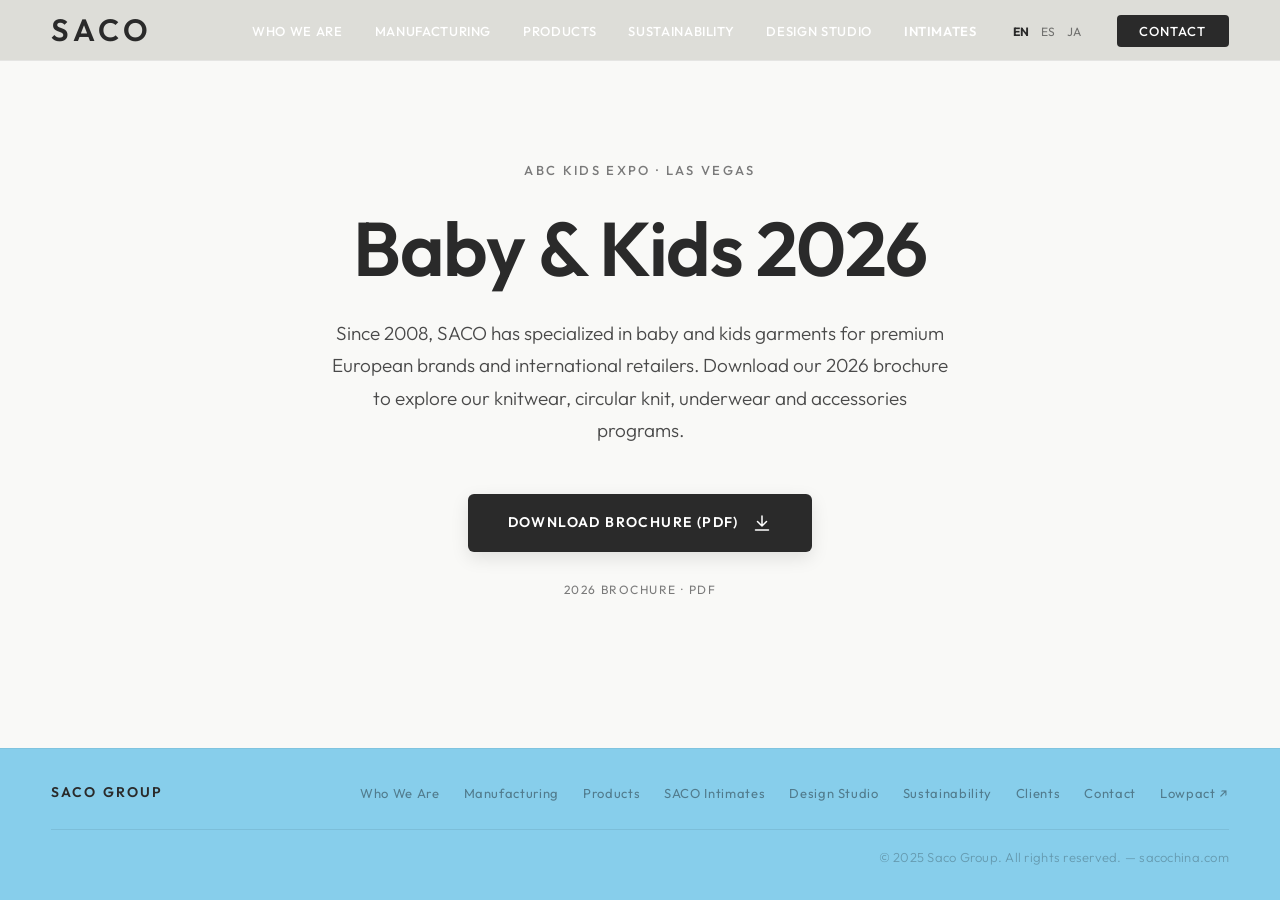
<file: abc-kids.html>
<!DOCTYPE html>
<html lang="en">
<head>
  <meta charset="UTF-8">
  <meta name="viewport" content="width=device-width, initial-scale=1">
  <meta name="robots" content="noindex, nofollow">
  <title>SACO · ABC Kids Expo 2026</title>
  <meta name="description" content="SACO baby &amp; kids 2026 — ABC Kids Expo Las Vegas brochure.">

  <!-- Google Fonts: Outfit -->
  <link rel="preconnect" href="https://fonts.googleapis.com">
  <link rel="preconnect" href="https://fonts.gstatic.com" crossorigin>
  <link href="https://fonts.googleapis.com/css2?family=Outfit:wght@200;300;400;500;600;700&display=swap" rel="stylesheet">

  <link rel="stylesheet" href="style.css">
</head>
<body class="abc-page">

  <!-- ===== NAVIGATION (same pattern as inner pages) ===== -->
  <nav class="nav nav--scrolled nav--always-dark" id="nav">
    <div class="nav__inner">
      <a href="index.html" class="nav__logo">SACO</a>

      <button class="nav__toggle" id="navToggle" type="button" aria-label="Open menu" aria-expanded="false" aria-controls="menuOverlay">
        <span></span>
        <span></span>
      </button>

      <ul class="nav__links" id="navLinks">
        <li><a href="index.html#about"          class="nav__link" data-i18n="nav-who">Who We Are</a></li>
        <li><a href="manufacturing.html"        class="nav__link" data-i18n="nav-manufacturing">Manufacturing</a></li>
        <li><a href="products.html"             class="nav__link" data-i18n="nav-products">Products</a></li>
        <li><a href="index.html#sustainability" class="nav__link" data-i18n="nav-sustainability">Sustainability</a></li>
        <li><a href="studio.html"               class="nav__link" data-i18n="nav-studio">Design Studio</a></li>
        <li><a href="intimates.html"            class="nav__link nav__link--division" data-i18n="nav-lingerie">Intimates</a></li>
        <li class="nav__lang-group">
          <button class="lang-btn" data-lang="en" style="background:none;border:none;font-family:inherit;font-size:12px;text-transform:uppercase;cursor:pointer;padding:2px 4px;color:inherit;font-weight:700;opacity:1;">EN</button>
          <button class="lang-btn" data-lang="es" style="background:none;border:none;font-family:inherit;font-size:12px;text-transform:uppercase;cursor:pointer;padding:2px 4px;color:inherit;font-weight:400;opacity:0.6;">ES</button>
          <button class="lang-btn" data-lang="ja" style="background:none;border:none;font-family:inherit;font-size:12px;text-transform:uppercase;cursor:pointer;padding:2px 4px;color:inherit;font-weight:400;opacity:0.6;">JA</button>
        </li>
        <li><a href="index.html#contact"        class="nav__link nav__link--cta" data-i18n="nav-contact">Contact</a></li>
      </ul>
    </div>
  </nav>

  <main class="abc-main">
    <section class="abc-hero">
      <div class="container abc-hero__inner">
        <p class="abc-hero__eyebrow">ABC Kids Expo · Las Vegas</p>
        <h1 class="abc-hero__title">Baby &amp; Kids 2026</h1>
        <p class="abc-hero__lead">
          Since 2008, SACO has specialized in baby and kids garments for premium European brands and international retailers. Download our 2026 brochure to explore our knitwear, circular knit, underwear and accessories programs.
        </p>

        <a class="abc-hero__cta" href="downloads/Saco-Manufacturer-Brochure-ABC-Las-Vegas-2026.pdf" download="Saco-Manufacturer-Brochure-ABC-Las-Vegas-2026.pdf">
          <span>Download Brochure (PDF)</span>
          <svg width="20" height="20" viewBox="0 0 20 20" fill="none" aria-hidden="true">
            <path d="M10 3v10M5.5 8.5l4.5 4.5 4.5-4.5M3.5 17h13" stroke="currentColor" stroke-width="1.5" stroke-linecap="round" stroke-linejoin="round"/>
          </svg>
        </a>

        <p class="abc-hero__meta">2026 Brochure · PDF</p>
      </div>
    </section>
  </main>

  <!-- ===== FOOTER (same as other pages) ===== -->
  <footer class="footer">
    <div class="container footer__inner">
      <div class="footer__logo">SACO GROUP</div>
      <nav class="footer__nav" aria-label="Footer navigation">
        <a href="index.html#about" data-i18n="nav-who">Who We Are</a>
        <a href="manufacturing.html" data-i18n="nav-manufacturing">Manufacturing</a>
        <a href="products.html" data-i18n="nav-products">Products</a>
        <a href="intimates.html" data-i18n="nav-intimates">SACO Intimates</a>
        <a href="studio.html" data-i18n="nav-studio">Design Studio</a>
        <a href="index.html#sustainability" data-i18n="nav-sustainability">Sustainability</a>
        <a href="index.html#clients" data-i18n="footer-clients">Clients</a>
        <a href="index.html#contact" data-i18n="footer-contact">Contact</a>
        <a href="https://lowpact-textile.com" target="_blank" rel="noopener noreferrer" data-i18n="footer-lowpact">Lowpact &nearr;</a>
      </nav>
      <p class="footer__copy" data-i18n-html="footer-copy">&copy; 2025 Saco Group. All rights reserved. &mdash; sacochina.com</p>
    </div>
  </footer>

  <script src="main.js"></script>
  <script src="i18n.js"></script>
</body>
</html>
</file>
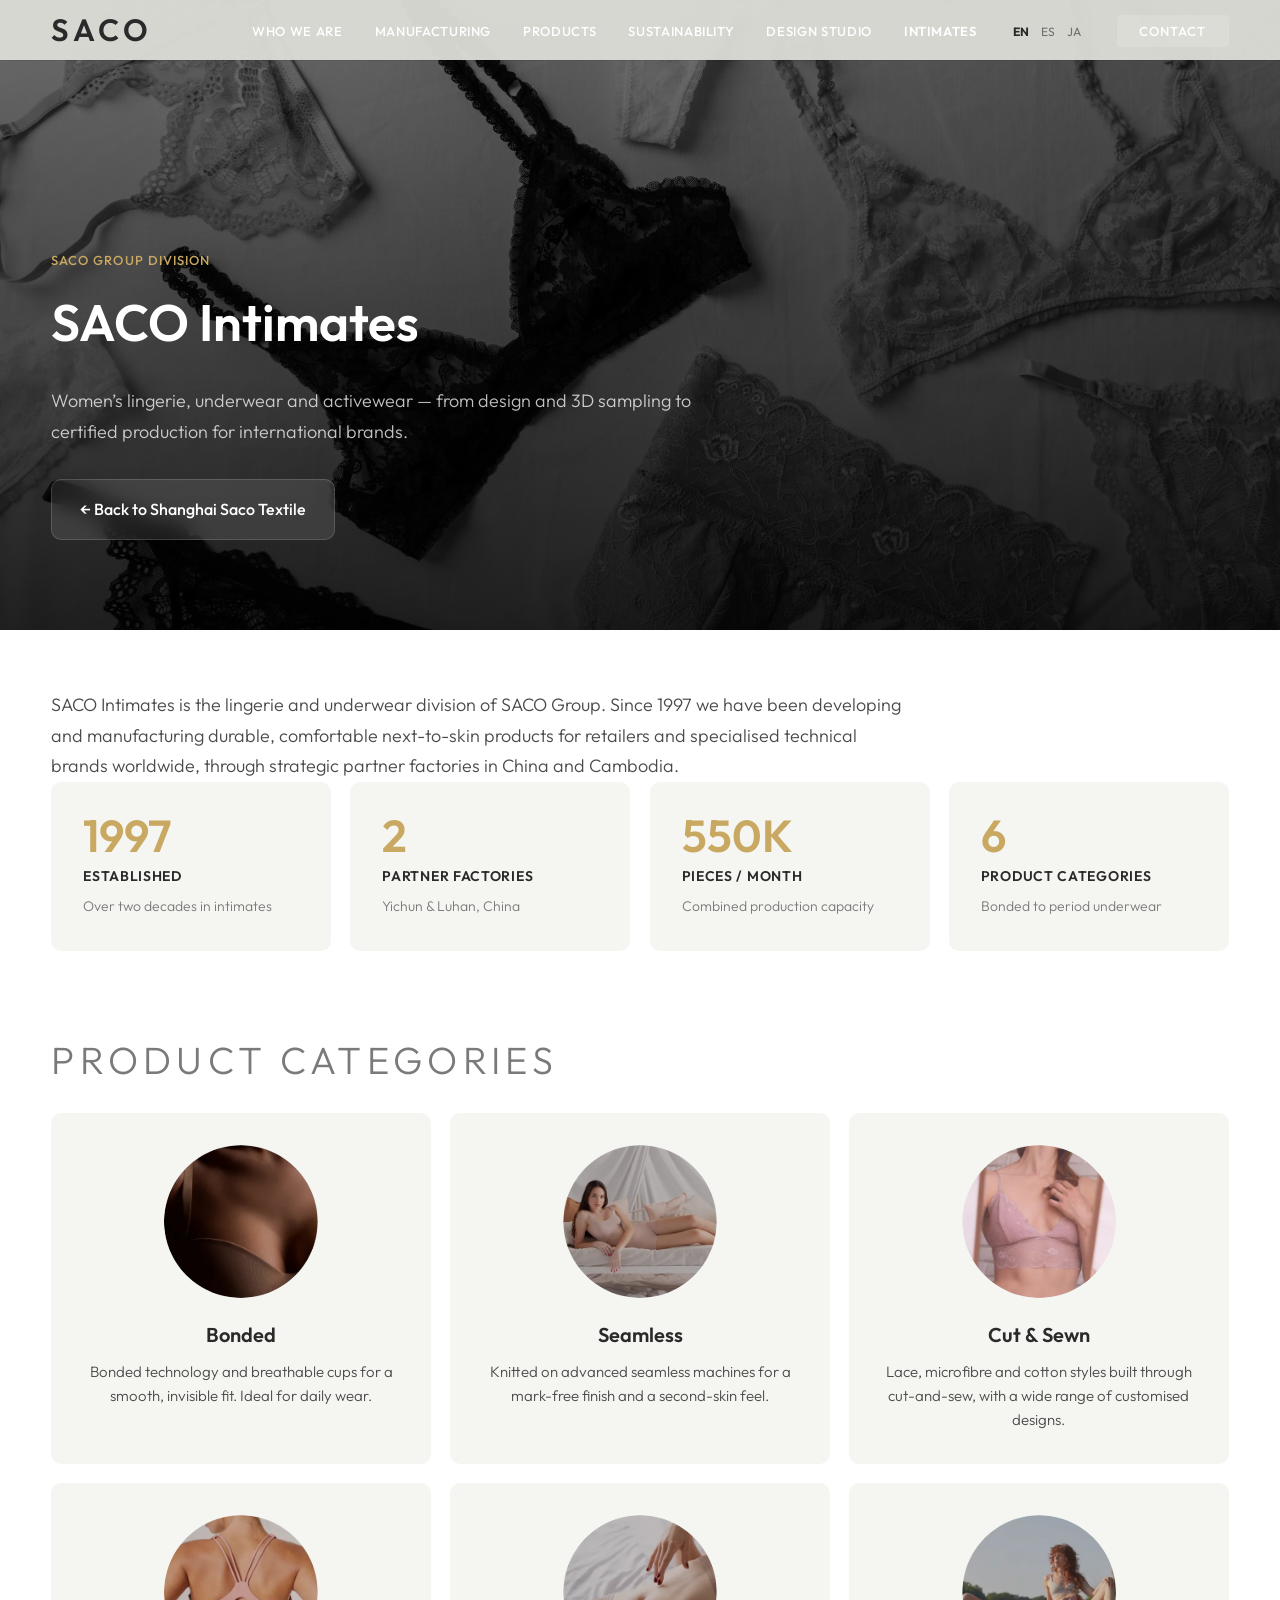
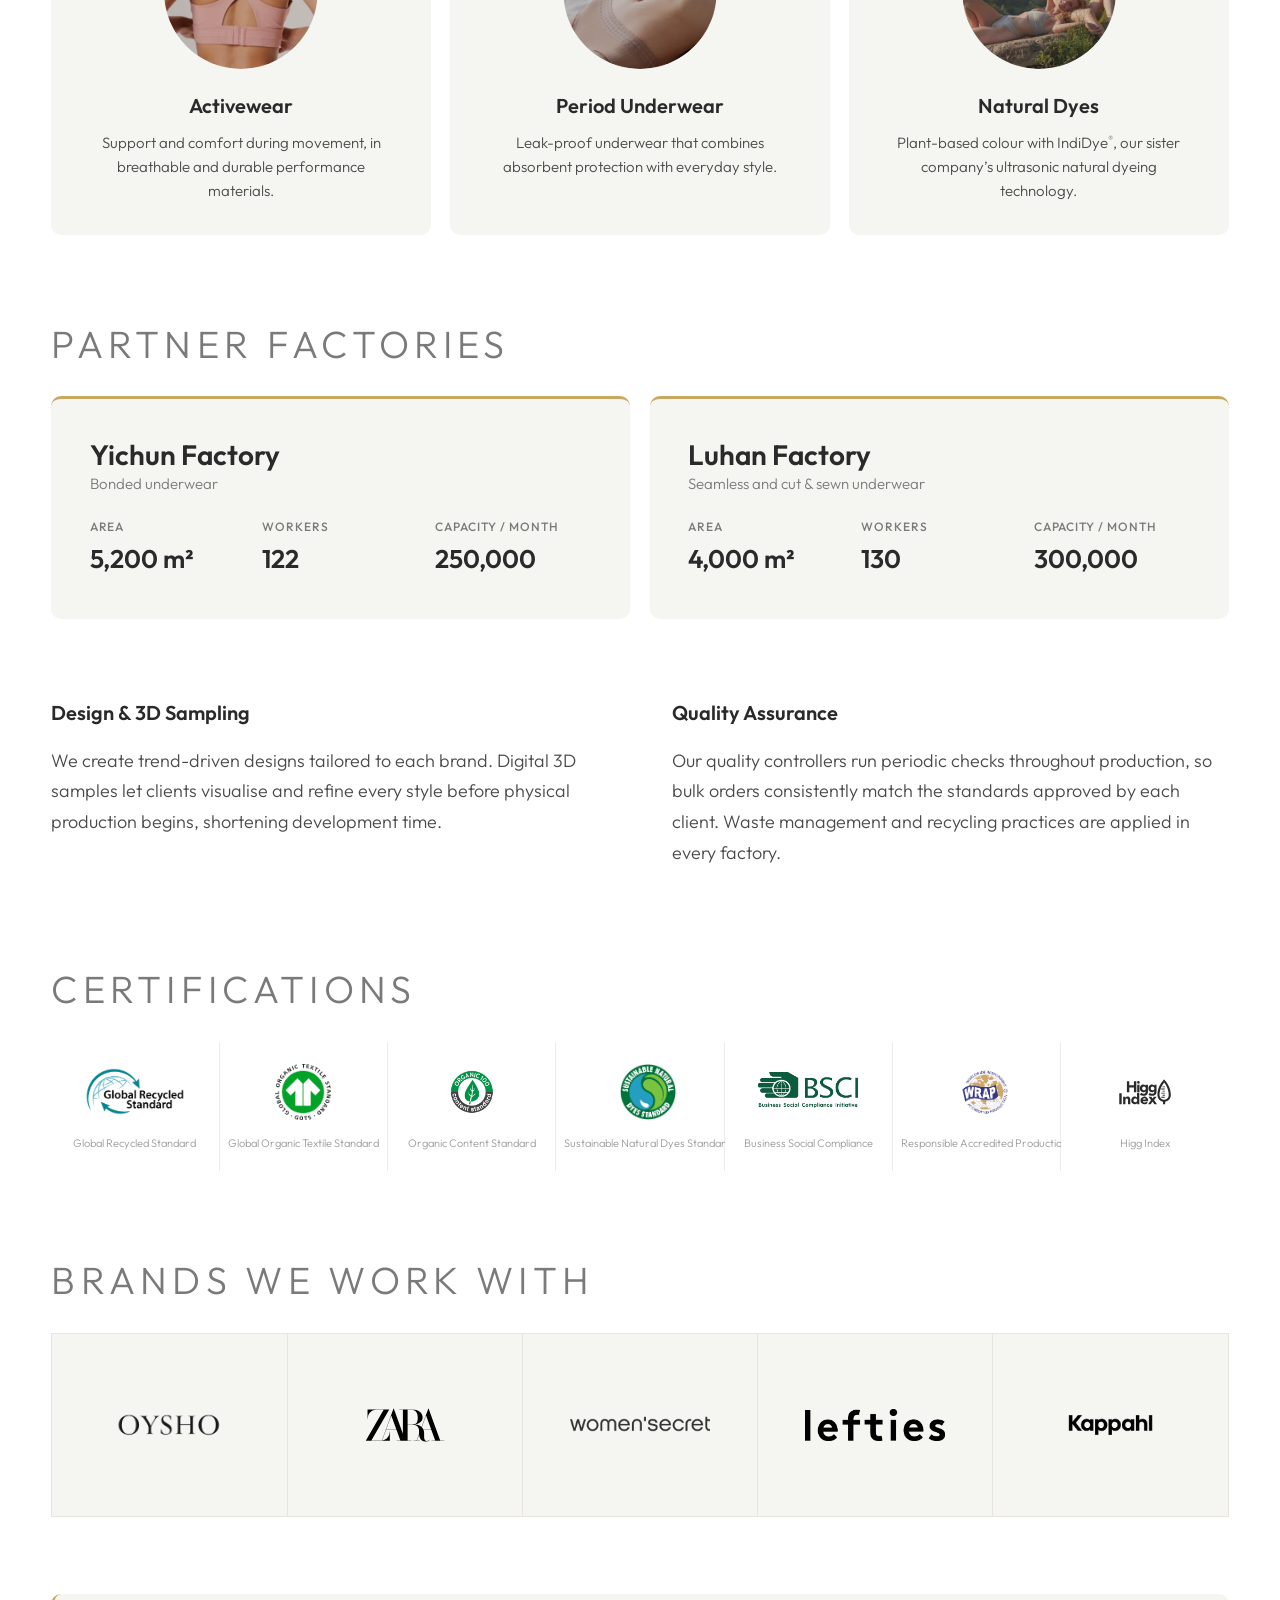
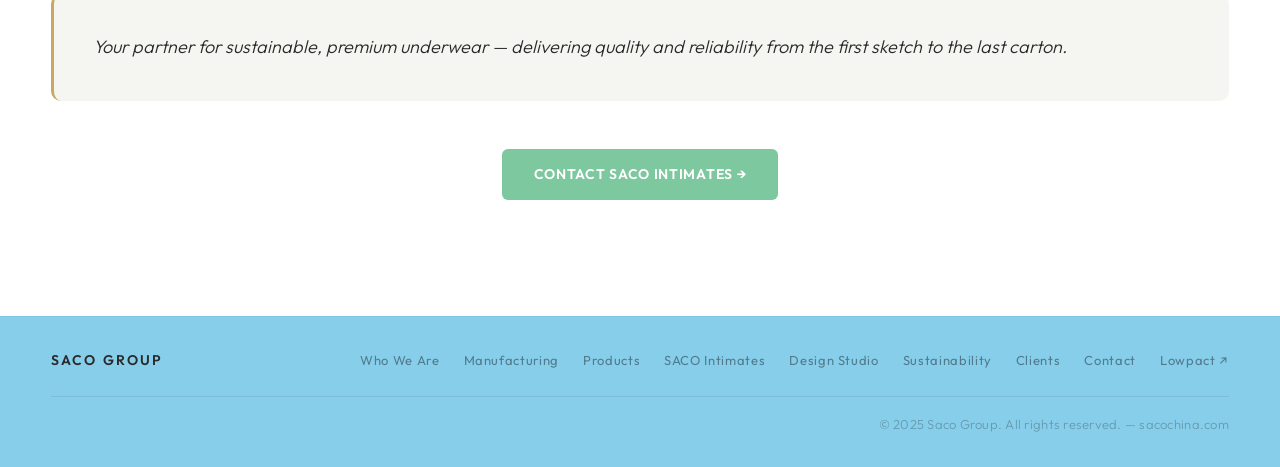
<file: intimates.html>
<!DOCTYPE html>
<html lang="en">
<head>
  <meta charset="UTF-8">
  <meta name="viewport" content="width=device-width, initial-scale=1.0">
  <title>SACO Intimates — Lingerie &amp; Underwear | Saco Group</title>
  <meta name="description" content="SACO Intimates, the lingerie and underwear division of Saco Group. Bonded, seamless, cut &amp; sewn, activewear and period underwear for international brands, with GRS, GOTS and OCS certified production.">
  <meta name="robots" content="index, follow">
  <link rel="canonical" href="https://sacochina.com/intimates.html">

  <!-- Google Fonts: Outfit -->
  <link rel="preconnect" href="https://fonts.googleapis.com">
  <link rel="preconnect" href="https://fonts.gstatic.com" crossorigin>
  <link href="https://fonts.googleapis.com/css2?family=Outfit:wght@200;300;400;500;600;700&display=swap" rel="stylesheet">

  <link rel="stylesheet" href="style.css">
</head>
<body>

  <!-- ===== NAVIGATION ===== -->
  <nav class="nav nav--scrolled nav--always-dark" id="nav">
    <div class="nav__inner">
      <a href="index.html" class="nav__logo">SACO</a>

      <button class="nav__toggle" id="navToggle" type="button" aria-label="Open menu" aria-expanded="false" aria-controls="menuOverlay">
        <span></span>
        <span></span>
      </button>

      <ul class="nav__links" id="navLinks">
        <li><a href="index.html#about"          class="nav__link" data-i18n="nav-who">Who We Are</a></li>
        <li><a href="manufacturing.html"        class="nav__link" data-i18n="nav-manufacturing">Manufacturing</a></li>
        <li><a href="products.html"             class="nav__link" data-i18n="nav-products">Products</a></li>
        <li><a href="index.html#sustainability" class="nav__link" data-i18n="nav-sustainability">Sustainability</a></li>
        <li><a href="studio.html"               class="nav__link" data-i18n="nav-studio">Design Studio</a></li>
        <li><a href="intimates.html"            class="nav__link nav__link--division" data-i18n="nav-lingerie">Intimates</a></li>
        <li class="nav__lang-group">
          <button class="lang-btn" data-lang="en" style="background:none;border:none;font-family:inherit;font-size:12px;text-transform:uppercase;cursor:pointer;padding:2px 4px;color:inherit;font-weight:700;opacity:1;">EN</button>
          <button class="lang-btn" data-lang="es" style="background:none;border:none;font-family:inherit;font-size:12px;text-transform:uppercase;cursor:pointer;padding:2px 4px;color:inherit;font-weight:400;opacity:0.6;">ES</button>
          <button class="lang-btn" data-lang="ja" style="background:none;border:none;font-family:inherit;font-size:12px;text-transform:uppercase;cursor:pointer;padding:2px 4px;color:inherit;font-weight:400;opacity:0.6;">JA</button>
        </li>
        <li><a href="index.html#contact"        class="nav__link nav__link--cta" data-i18n="nav-contact">Contact</a></li>
      </ul>
    </div>
  </nav>

  <main>

    <!-- ===== HERO ===== -->
    <section class="mfg-hero">
      <div class="mfg-hero__img">
        <img src="images/intimates/hero.webp" alt="Lingerie still life — SACO Intimates" fetchpriority="high">
        <div class="mfg-hero__overlay"></div>
      </div>
      <div class="container mfg-hero__content">
        <p class="mfg-hero__badge reveal" data-i18n="int-hero-badge">Saco Group Division</p>
        <h1 class="mfg-hero__title reveal reveal--delay-1" data-i18n="int-hero-title">SACO Intimates</h1>
        <p class="mfg-hero__sub reveal reveal--delay-2" data-i18n="int-hero-sub">Women&rsquo;s lingerie, underwear and activewear &mdash; from design and 3D sampling to certified production for international brands.</p>
        <a href="index.html#saco" class="mfg-hero__card reveal reveal--delay-3">
          <span class="mfg-hero__card-title" data-i18n="int-hero-back">&larr; Back to Shanghai Saco Textile</span>
        </a>
      </div>
    </section>

    <!-- ===== CONTENT ===== -->
    <section class="section s-light" style="background: #ffffff;">
      <div class="container">

        <div class="mfg-intro reveal" style="margin-top: -55px;">
          <p class="mfg-intro__text" style="max-width: 72ch;" data-i18n="int-intro">SACO Intimates is the lingerie and underwear division of SACO Group. Since 1997 we have been developing and manufacturing durable, comfortable next-to-skin products for retailers and specialised technical brands worldwide, through strategic partner factories in China and Cambodia.</p>
        </div>

        <!-- Key numbers -->
        <div class="silk-stats reveal">
          <div class="silk-stat">
            <span class="silk-stat__n">1997</span>
            <span class="silk-stat__label" data-i18n="int-stat-year-label">Established</span>
            <span class="silk-stat__sub" data-i18n="int-stat-year-sub">Over two decades in intimates</span>
          </div>
          <div class="silk-stat">
            <span class="silk-stat__n">2</span>
            <span class="silk-stat__label" data-i18n="int-stat-fact-label">Partner Factories</span>
            <span class="silk-stat__sub" data-i18n="int-stat-fact-sub">Yichun &amp; Luhan, China</span>
          </div>
          <div class="silk-stat">
            <span class="silk-stat__n">550K</span>
            <span class="silk-stat__label" data-i18n="int-stat-cap-label">Pieces / Month</span>
            <span class="silk-stat__sub" data-i18n="int-stat-cap-sub">Combined production capacity</span>
          </div>
          <div class="silk-stat">
            <span class="silk-stat__n">6</span>
            <span class="silk-stat__label" data-i18n="int-stat-cat-label">Product Categories</span>
            <span class="silk-stat__sub" data-i18n="int-stat-cat-sub">Bonded to period underwear</span>
          </div>
        </div>

        <!-- Product categories -->
        <div class="silk-caps reveal">
          <h3 class="silk-caps__heading" data-i18n="int-cats-heading">Product Categories</h3>
          <div class="int-cats">
            <article class="int-cat">
              <img src="images/intimates/bonded.webp" alt="Bonded bra" class="int-cat__img" loading="lazy" decoding="async">
              <h4 class="int-cat__title" data-i18n="int-cat-bonded-t">Bonded</h4>
              <p class="int-cat__desc" data-i18n="int-cat-bonded-d">Bonded technology and breathable cups for a smooth, invisible fit. Ideal for daily wear.</p>
            </article>
            <article class="int-cat">
              <img src="images/intimates/seamless.webp" alt="Seamless underwear set" class="int-cat__img" loading="lazy" decoding="async">
              <h4 class="int-cat__title" data-i18n="int-cat-seamless-t">Seamless</h4>
              <p class="int-cat__desc" data-i18n="int-cat-seamless-d">Knitted on advanced seamless machines for a mark-free finish and a second-skin feel.</p>
            </article>
            <article class="int-cat">
              <img src="images/intimates/cut-sewn.webp" alt="Lace bralette" class="int-cat__img" loading="lazy" decoding="async">
              <h4 class="int-cat__title" data-i18n="int-cat-cut-t">Cut &amp; Sewn</h4>
              <p class="int-cat__desc" data-i18n="int-cat-cut-d">Lace, microfibre and cotton styles built through cut-and-sew, with a wide range of customised designs.</p>
            </article>
            <article class="int-cat">
              <img src="images/intimates/active.webp" alt="Sports bra" class="int-cat__img" loading="lazy" decoding="async">
              <h4 class="int-cat__title" data-i18n="int-cat-active-t">Activewear</h4>
              <p class="int-cat__desc" data-i18n="int-cat-active-d">Support and comfort during movement, in breathable and durable performance materials.</p>
            </article>
            <article class="int-cat">
              <img src="images/intimates/period.webp" alt="Period underwear" class="int-cat__img" loading="lazy" decoding="async">
              <h4 class="int-cat__title" data-i18n="int-cat-period-t">Period Underwear</h4>
              <p class="int-cat__desc" data-i18n="int-cat-period-d">Leak-proof underwear that combines absorbent protection with everyday style.</p>
            </article>
            <article class="int-cat">
              <img src="images/intimates/natural-dyes.webp" alt="Naturally dyed underwear" class="int-cat__img" loading="lazy" decoding="async">
              <h4 class="int-cat__title" data-i18n="int-cat-dyes-t">Natural Dyes</h4>
              <p class="int-cat__desc" data-i18n-html="int-cat-dyes-d">Plant-based colour with IndiDye<sup>&reg;</sup>, our sister company&rsquo;s ultrasonic natural dyeing technology.</p>
            </article>
          </div>
        </div>

        <!-- Factories -->
        <div class="silk-caps reveal">
          <h3 class="silk-caps__heading" data-i18n="int-fact-heading">Partner Factories</h3>
          <div class="int-factories">
            <div class="int-factory">
              <h4 class="int-factory__name" data-i18n="int-fact-yichun">Yichun Factory</h4>
              <p class="int-factory__main" data-i18n="int-fact-yichun-main">Bonded underwear</p>
              <dl class="int-factory__specs">
                <div><dt data-i18n="int-spec-area">Area</dt><dd>5,200 m&sup2;</dd></div>
                <div><dt data-i18n="int-spec-workers">Workers</dt><dd>122</dd></div>
                <div><dt data-i18n="int-spec-cap">Capacity / month</dt><dd>250,000</dd></div>
              </dl>
            </div>
            <div class="int-factory">
              <h4 class="int-factory__name" data-i18n="int-fact-luhan">Luhan Factory</h4>
              <p class="int-factory__main" data-i18n-html="int-fact-luhan-main">Seamless and cut &amp; sewn underwear</p>
              <dl class="int-factory__specs">
                <div><dt data-i18n="int-spec-area">Area</dt><dd>4,000 m&sup2;</dd></div>
                <div><dt data-i18n="int-spec-workers">Workers</dt><dd>130</dd></div>
                <div><dt data-i18n="int-spec-cap">Capacity / month</dt><dd>300,000</dd></div>
              </dl>
            </div>
          </div>
        </div>

        <!-- Design & quality -->
        <div class="silk-about reveal">
          <div>
            <h3 class="silk-about__heading" data-i18n="int-design-h">Design &amp; 3D Sampling</h3>
            <p class="silk-about__text" data-i18n="int-design-p">We create trend-driven designs tailored to each brand. Digital 3D samples let clients visualise and refine every style before physical production begins, shortening development time.</p>
          </div>
          <div>
            <h3 class="silk-about__heading" data-i18n="int-quality-h">Quality Assurance</h3>
            <p class="silk-about__text" data-i18n="int-quality-p">Our quality controllers run periodic checks throughout production, so bulk orders consistently match the standards approved by each client. Waste management and recycling practices are applied in every factory.</p>
          </div>
        </div>

        <!-- Certifications -->
        <div class="silk-caps reveal">
          <h3 class="silk-caps__heading" data-i18n="int-certs-heading">Certifications</h3>
          <div class="certs-grid int-certs">
            <div class="cert-item">
              <img src="images/logos/grs-logo.png" alt="GRS" class="cert-item__logo" loading="lazy">
              <div class="cert-item__name" data-i18n="cert-grs">Global Recycled Standard</div>
            </div>
            <div class="cert-item">
              <img src="images/logos/gots-vector-logo.png" alt="GOTS" class="cert-item__logo" loading="lazy">
              <div class="cert-item__name" data-i18n="cert-gots">Global Organic Textile Standard</div>
            </div>
            <div class="cert-item">
              <img src="images/logos/ocs-logo.png" alt="OCS" class="cert-item__logo" loading="lazy">
              <div class="cert-item__name" data-i18n="int-cert-ocs">Organic Content Standard</div>
            </div>
            <div class="cert-item">
              <img src="images/logos/snds-logo.jpg" alt="SNDS" class="cert-item__logo" loading="lazy">
              <div class="cert-item__name" data-i18n="int-cert-snds">Sustainable Natural Dyes Standard</div>
            </div>
            <div class="cert-item">
              <img src="images/logos/BSCI.png" alt="BSCI" class="cert-item__logo" loading="lazy">
              <div class="cert-item__name" data-i18n="cert-bsci">Business Social Compliance</div>
            </div>
            <div class="cert-item">
              <img src="images/logos/wrap-logo.png" alt="WRAP" class="cert-item__logo" loading="lazy">
              <div class="cert-item__name" data-i18n="int-cert-wrap">Responsible Accredited Production</div>
            </div>
            <div class="cert-item">
              <img src="images/logos/higg-index-logo.svg" alt="Higg Index" class="cert-item__logo" loading="lazy">
              <div class="cert-item__name" data-i18n="int-cert-higg">Higg Index</div>
            </div>
          </div>
        </div>

        <!-- Clients -->
        <div class="silk-caps reveal">
          <h3 class="silk-caps__heading" data-i18n="int-clients-heading">Brands We Work With</h3>
          <div class="clients-grid int-clients">
            <div class="client-logo-item"><img src="images/logos/oysho-logo.png" alt="Oysho" class="client-logo-img" style="max-height: 28px;" loading="lazy"></div>
            <div class="client-logo-item"><img src="images/logos/Zara_(retailer)-Logo.wine.svg" alt="Zara" class="client-logo-img" style="max-height: 68px;" loading="lazy"></div>
            <div class="client-logo-item"><img src="images/logos/women-secret-logo.png" alt="Women'secret" class="client-logo-img" loading="lazy"></div>
            <div class="client-logo-item"><img src="images/logos/lefties-logo.png" alt="Lefties" class="client-logo-img" loading="lazy"></div>
            <div class="client-logo-item"><img src="images/logos/Kappahl-Logo.png" alt="KappAhl" class="client-logo-img" style="max-height: 48px;" loading="lazy"></div>
          </div>
        </div>

        <!-- Positioning + CTA -->
        <div class="silk-position reveal">
          <p data-i18n="int-position">Your partner for sustainable, premium underwear &mdash; delivering quality and reliability from the first sketch to the last carton.</p>
        </div>
        <div class="int-cta reveal">
          <a href="index.html#contact" class="capabilities__btn" data-i18n="int-cta">Contact SACO Intimates &rarr;</a>
        </div>

      </div>
    </section>

  </main>


  <!-- ===== FOOTER ===== -->
  <footer class="footer">
    <div class="container footer__inner">
      <div class="footer__logo">SACO GROUP</div>
      <nav class="footer__nav" aria-label="Footer navigation">
        <a href="index.html#about" data-i18n="nav-who">Who We Are</a>
        <a href="manufacturing.html" data-i18n="nav-manufacturing">Manufacturing</a>
        <a href="products.html" data-i18n="nav-products">Products</a>
        <a href="intimates.html" data-i18n="nav-intimates">SACO Intimates</a>
        <a href="studio.html" data-i18n="nav-studio">Design Studio</a>
        <a href="index.html#sustainability" data-i18n="nav-sustainability">Sustainability</a>
        <a href="index.html#clients" data-i18n="footer-clients">Clients</a>
        <a href="index.html#contact" data-i18n="footer-contact">Contact</a>
        <a href="https://lowpact-textile.com" target="_blank" rel="noopener noreferrer" data-i18n="footer-lowpact">Lowpact &nearr;</a>
      </nav>
      <p class="footer__copy" data-i18n-html="footer-copy">&copy; 2025 Saco Group. All rights reserved. &mdash; sacochina.com</p>
    </div>
  </footer>

  <!-- ===== FULL-SCREEN MENU OVERLAY ===== -->
  <div class="menu-overlay" id="menuOverlay" aria-hidden="true" role="dialog" aria-label="Site navigation">
    <button class="menu-overlay__close" id="menuClose" aria-label="Close menu">
      <span></span><span></span>
    </button>
    <div class="menu-overlay__inner">
      <nav class="menu-overlay__nav" aria-label="Main navigation">
        <a href="index.html#about"          class="menu-overlay__link" data-num="01" data-i18n="nav-who">Who We Are</a>
        <a href="manufacturing.html"        class="menu-overlay__link" data-num="02" data-i18n="nav-manufacturing">Manufacturing</a>
        <a href="products.html"             class="menu-overlay__link" data-num="03" data-i18n="nav-products">Products</a>
        <a href="studio.html"               class="menu-overlay__link" data-num="04" data-i18n="nav-studio">Design Studio</a>
        <a href="index.html#sustainability" class="menu-overlay__link" data-num="05" data-i18n="nav-sustainability">Sustainability</a>
        <a href="index.html#clients"        class="menu-overlay__link" data-num="06" data-i18n-html="overlay-clients">Clients &amp; Markets</a>
        <a href="intimates.html"          class="menu-overlay__link" data-num="07" data-i18n="nav-intimates">SACO Intimates</a>
      </nav>
      <div class="menu-overlay__footer">
        <a href="index.html#contact" class="menu-overlay__cta">
          <span data-i18n="nav-contact">Contact</span>
          <svg width="24" height="24" viewBox="0 0 20 20" fill="none" aria-hidden="true"><path d="M4 10h12M12 5l5 5-5 5" stroke="currentColor" stroke-width="1.5" stroke-linecap="round" stroke-linejoin="round"/></svg>
        </a>
        <div class="menu-overlay__secondary">
          <a href="https://lowpact-textile.com" target="_blank" rel="noopener noreferrer" data-i18n="overlay-lowpact">Lowpact Textile Technology &nearr;</a>
          <a href="mailto:info@sacochina.com">info@sacochina.com</a>
          <a href="tel:+862133532535">+86 21 33532535</a>
        </div>
        <div style="margin-top: 16px;">
          <button class="lang-btn" data-lang="en" style="background:none;border:none;font-family:inherit;font-size:12px;text-transform:uppercase;cursor:pointer;padding:2px 6px;color:inherit;font-weight:700;opacity:1;">EN</button>
          <button class="lang-btn" data-lang="es" style="background:none;border:none;font-family:inherit;font-size:12px;text-transform:uppercase;cursor:pointer;padding:2px 6px;color:inherit;font-weight:400;opacity:0.6;">ES</button>
          <button class="lang-btn" data-lang="ja" style="background:none;border:none;font-family:inherit;font-size:12px;text-transform:uppercase;cursor:pointer;padding:2px 6px;color:inherit;font-weight:400;opacity:0.6;">JA</button>
        </div>
      </div>
    </div>
  </div>

  <script src="main.js"></script>
  <script src="i18n.js"></script>
</body>
</html>
</file>
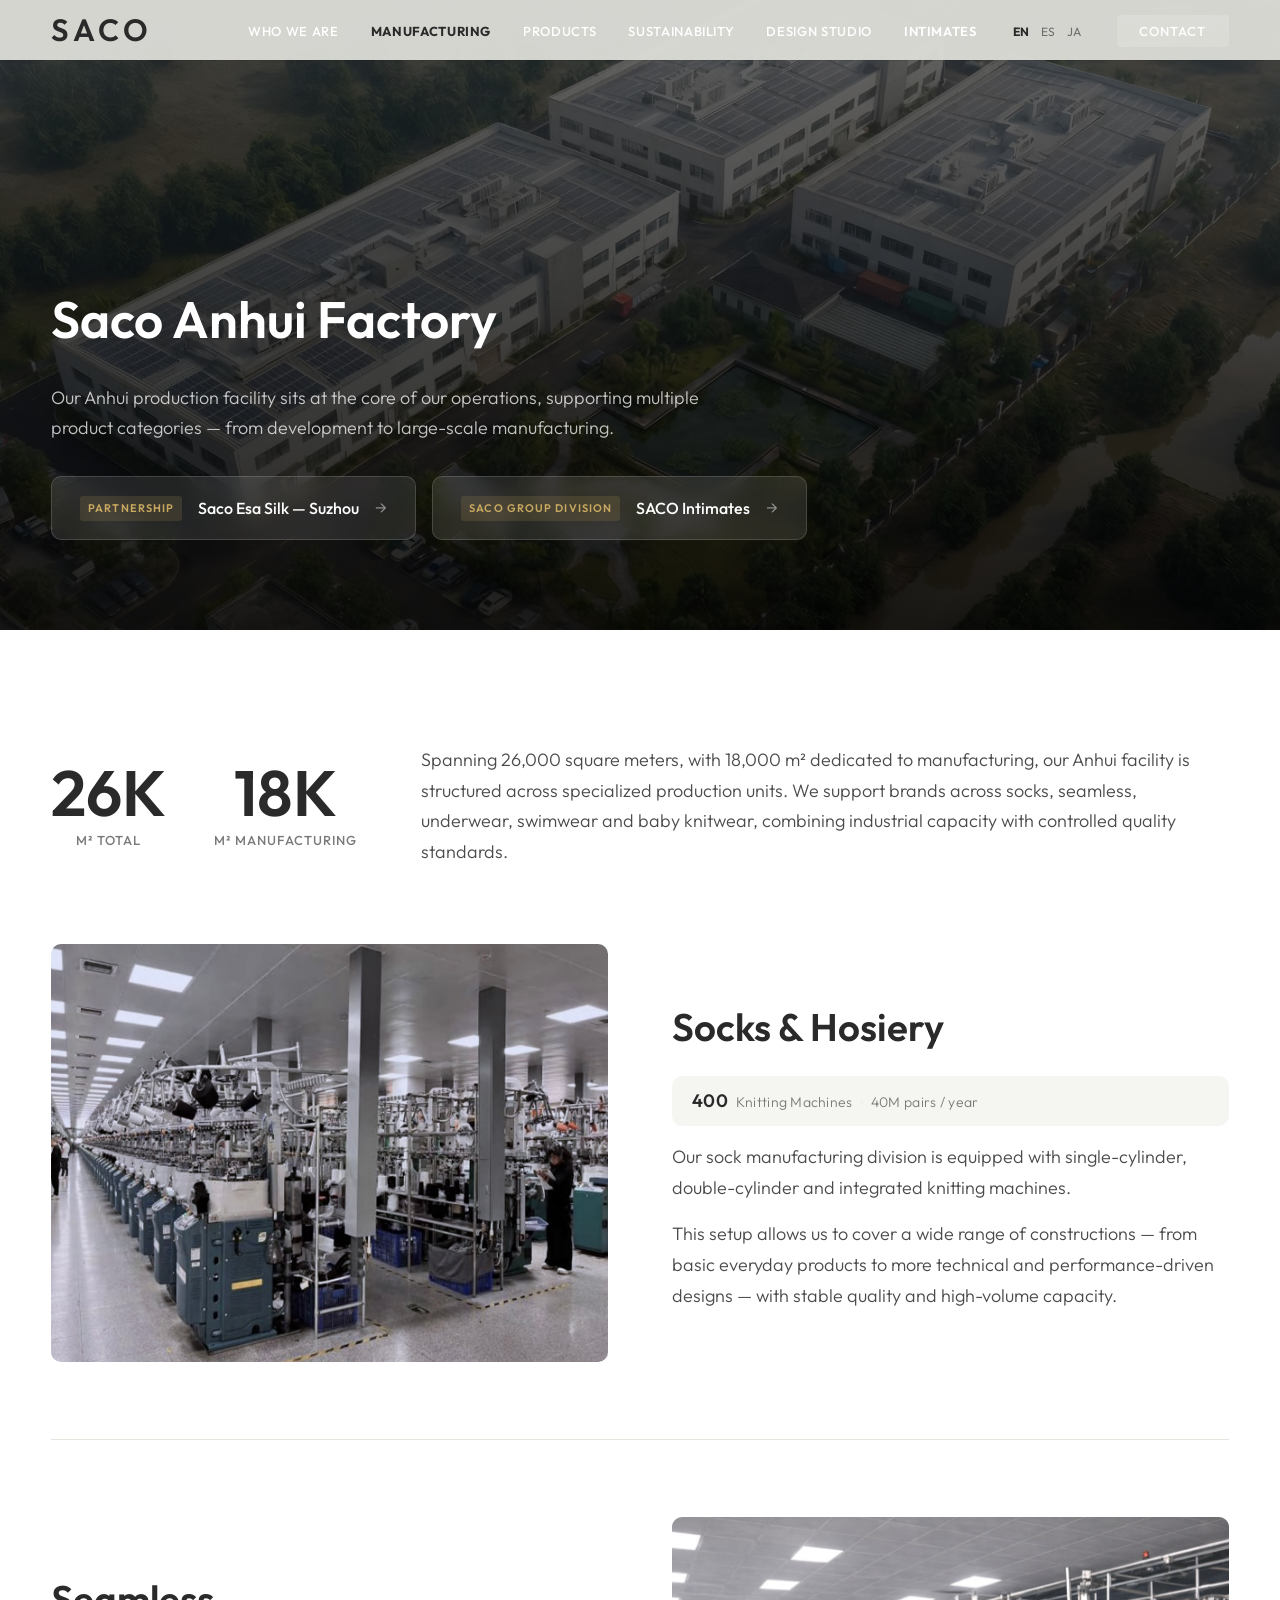
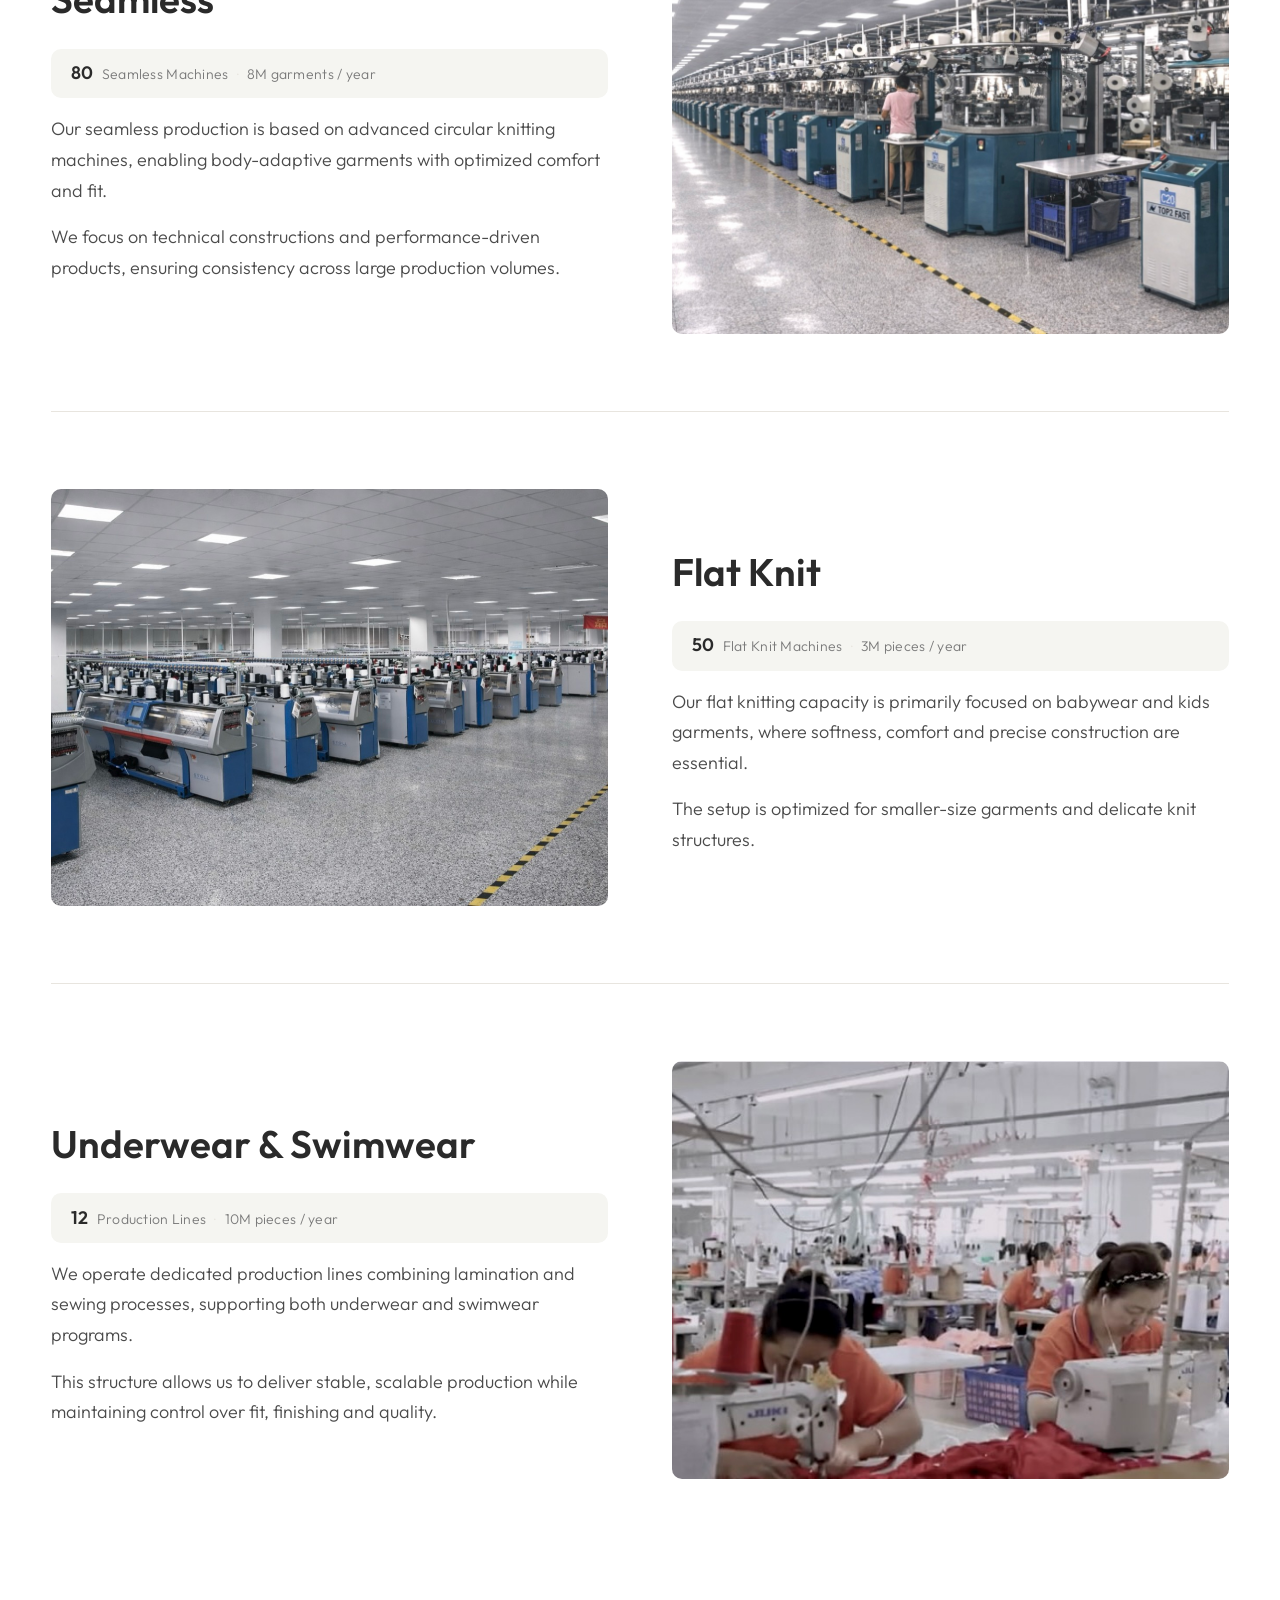
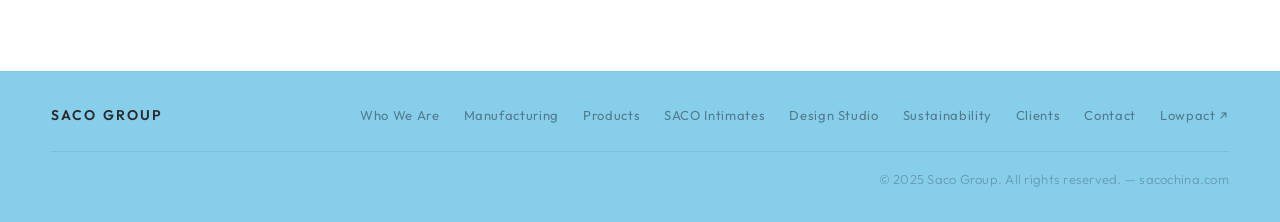
<file: manufacturing.html>
<!DOCTYPE html>
<html lang="en">
<head>
  <meta charset="UTF-8">
  <meta name="viewport" content="width=device-width, initial-scale=1.0">
  <title>Manufacturing — Saco Group</title>
  <meta name="description" content="Saco Group manufacturing: Anhui Factory for hosiery, seamless, underwear, swimwear and babywear. Saco Esa Silk in Suzhou for premium silk production.">
  <meta name="robots" content="index, follow">

  <meta property="og:title" content="Manufacturing — Saco Group">
  <meta property="og:description" content="Two manufacturing platforms: Anhui Factory and Saco Esa Silk in Suzhou.">
  <meta property="og:type" content="website">
  <meta property="og:url" content="https://sacochina.com/manufacturing">

  <!-- Google Fonts: Outfit -->
  <link rel="preconnect" href="https://fonts.googleapis.com">
  <link rel="preconnect" href="https://fonts.gstatic.com" crossorigin>
  <link href="https://fonts.googleapis.com/css2?family=Outfit:wght@200;300;400;500;600;700&display=swap" rel="stylesheet">

  <link rel="stylesheet" href="style.css">
</head>
<body>

  <!-- ===== NAVIGATION ===== -->
  <nav class="nav nav--scrolled nav--always-dark" id="nav">
    <div class="nav__inner">
      <a href="index.html" class="nav__logo">SACO</a>

      <button class="nav__toggle" id="navToggle" type="button" aria-label="Open menu" aria-expanded="false" aria-controls="menuOverlay">
        <span></span>
        <span></span>
      </button>

      <ul class="nav__links" id="navLinks">
        <li><a href="index.html#about"          class="nav__link" data-i18n="nav-who">Who We Are</a></li>
        <li><a href="manufacturing.html"        class="nav__link" style="color:var(--c-text);font-weight:700" data-i18n="nav-manufacturing">Manufacturing</a></li>
        <li><a href="products.html"             class="nav__link" data-i18n="nav-products">Products</a></li>
        <li><a href="index.html#sustainability" class="nav__link" data-i18n="nav-sustainability">Sustainability</a></li>
        <li><a href="studio.html"               class="nav__link" data-i18n="nav-studio">Design Studio</a></li>
        <li><a href="intimates.html"            class="nav__link nav__link--division" data-i18n="nav-lingerie">Intimates</a></li>
        <li class="nav__lang-group">
          <button class="lang-btn" data-lang="en" style="background:none;border:none;font-family:inherit;font-size:12px;text-transform:uppercase;cursor:pointer;padding:2px 4px;color:inherit;font-weight:700;opacity:1;">EN</button>
          <button class="lang-btn" data-lang="es" style="background:none;border:none;font-family:inherit;font-size:12px;text-transform:uppercase;cursor:pointer;padding:2px 4px;color:inherit;font-weight:400;opacity:0.6;">ES</button>
          <button class="lang-btn" data-lang="ja" style="background:none;border:none;font-family:inherit;font-size:12px;text-transform:uppercase;cursor:pointer;padding:2px 4px;color:inherit;font-weight:400;opacity:0.6;">JA</button>
        </li>
        <li><a href="index.html#contact"        class="nav__link nav__link--cta" data-i18n="nav-contact">Contact</a></li>
      </ul>
    </div>
  </nav>

  <main>

    <!-- ===== HERO ===== -->
    <section class="mfg-hero">
      <div class="mfg-hero__img">
        <img src="images/factory/anhui-factory.jpg?v=3" alt="Saco Anhui factory exterior" id="mfg-hero-img">
        <div class="mfg-hero__overlay"></div>
      </div>
      <div class="container mfg-hero__content">
        <h1 class="mfg-hero__title reveal" data-i18n="mfg-hero-title">Saco Anhui Factory</h1>
        <p class="mfg-hero__sub reveal reveal--delay-1" data-i18n="mfg-hero-sub">Our Anhui production facility sits at the core of our operations, supporting multiple product categories — from development to large-scale manufacturing.</p>
        <a href="silk.html" class="mfg-hero__card reveal reveal--delay-2">
          <span class="mfg-hero__card-badge" data-i18n="mfg-hero-badge">Partnership</span>
          <span class="mfg-hero__card-title" data-i18n="mfg-hero-card-title">Saco Esa Silk — Suzhou</span>
          <span class="mfg-hero__card-arrow">&rarr;</span>
        </a>
        <a href="intimates.html" class="mfg-hero__card reveal reveal--delay-3">
          <span class="mfg-hero__card-badge" data-i18n="int-hero-badge">Saco Group Division</span>
          <span class="mfg-hero__card-title">SACO Intimates</span>
          <span class="mfg-hero__card-arrow">&rarr;</span>
        </a>
      </div>
    </section>

    <!-- ===== TABS ===== -->
    <section class="section s-light" style="background: #ffffff;">
      <div class="container">

        <!-- ==================== ANHUI (principal) ==================== -->
        <div id="mfg-anhui">

          <div class="mfg-intro reveal">
            <div class="mfg-intro__stats">
              <div class="mfg-stat-big">
                <span class="mfg-stat-big__n" data-i18n="mfg-stat-total-n">26K</span>
                <span class="mfg-stat-big__label" data-i18n-html="mfg-stat-total-label">m&sup2; total</span>
              </div>
              <div class="mfg-stat-big">
                <span class="mfg-stat-big__n" data-i18n="mfg-stat-mfg-n">18K</span>
                <span class="mfg-stat-big__label" data-i18n-html="mfg-stat-mfg-label">m&sup2; manufacturing</span>
              </div>
            </div>
            <p class="mfg-intro__text" data-i18n-html="mfg-intro-text">Spanning 26,000 square meters, with 18,000 m&sup2; dedicated to manufacturing, our Anhui facility is structured across specialized production units. We support brands across socks, seamless, underwear, swimwear and baby knitwear, combining industrial capacity with controlled quality standards.</p>
          </div>

          <!-- SOCKS -->
          <div class="mfg-block reveal">
            <div class="mfg-block__visual">
              <img src="images/factory/socks-machines.jpg" alt="Socks knitting machines" loading="lazy">
            </div>
            <div class="mfg-block__content">
              <h2 class="mfg-block__title" data-i18n-html="mfg-socks-title">Socks &amp; Hosiery</h2>
              <div class="mfg-block__inline-badge"><span class="mfg-block__badge-num" data-i18n="mfg-socks-badge">400</span> <span data-i18n="mfg-socks-badge-text">Knitting Machines</span> <span class="mfg-block__badge-sep">&middot;</span> <span data-i18n="mfg-socks-badge-cap">40M pairs / year</span></div>
              <p class="mfg-block__desc" data-i18n="mfg-socks-desc-1">Our sock manufacturing division is equipped with single-cylinder, double-cylinder and integrated knitting machines.</p>
              <p class="mfg-block__desc" data-i18n="mfg-socks-desc-2">This setup allows us to cover a wide range of constructions — from basic everyday products to more technical and performance-driven designs — with stable quality and high-volume capacity.</p>
            </div>
          </div>

          <!-- SEAMLESS -->
          <div class="mfg-block mfg-block--reverse reveal">
            <div class="mfg-block__visual">
              <img src="images/factory/seamless-machines.jpg" alt="Seamless manufacturing machines" loading="lazy">
            </div>
            <div class="mfg-block__content">
              <h2 class="mfg-block__title" data-i18n="mfg-seamless-title">Seamless</h2>
              <div class="mfg-block__inline-badge"><span class="mfg-block__badge-num" data-i18n="mfg-seamless-badge">80</span> <span data-i18n="mfg-seamless-badge-text">Seamless Machines</span> <span class="mfg-block__badge-sep">&middot;</span> <span data-i18n="mfg-seamless-badge-cap">8M garments / year</span></div>
              <p class="mfg-block__desc" data-i18n="mfg-seamless-desc-1">Our seamless production is based on advanced circular knitting machines, enabling body-adaptive garments with optimized comfort and fit.</p>
              <p class="mfg-block__desc" data-i18n="mfg-seamless-desc-2">We focus on technical constructions and performance-driven products, ensuring consistency across large production volumes.</p>
            </div>
          </div>

          <!-- FLAT KNIT -->
          <div class="mfg-block reveal">
            <div class="mfg-block__visual">
              <img src="images/factory/flat-knit-machines.jpg" alt="Flat knit machines" loading="lazy">
            </div>
            <div class="mfg-block__content">
              <h2 class="mfg-block__title" data-i18n="mfg-flatknit-title">Flat Knit</h2>
              <div class="mfg-block__inline-badge"><span class="mfg-block__badge-num" data-i18n="mfg-flatknit-badge">50</span> <span data-i18n="mfg-flatknit-badge-text">Flat Knit Machines</span> <span class="mfg-block__badge-sep">&middot;</span> <span data-i18n="mfg-flatknit-badge-cap">3M pieces / year</span></div>
              <p class="mfg-block__desc" data-i18n="mfg-flatknit-desc-1">Our flat knitting capacity is primarily focused on babywear and kids garments, where softness, comfort and precise construction are essential.</p>
              <p class="mfg-block__desc" data-i18n="mfg-flatknit-desc-2">The setup is optimized for smaller-size garments and delicate knit structures.</p>
            </div>
          </div>

          <!-- UNDERWEAR & SWIMWEAR -->
          <div class="mfg-block mfg-block--reverse reveal">
            <div class="mfg-block__visual">
              <img src="images/factory/sewing-line.jpg" alt="Sewing production line" loading="lazy">
            </div>
            <div class="mfg-block__content">
              <h2 class="mfg-block__title" data-i18n-html="mfg-underwear-title">Underwear &amp; Swimwear</h2>
              <div class="mfg-block__inline-badge"><span class="mfg-block__badge-num" data-i18n="mfg-underwear-badge">12</span> <span data-i18n="mfg-underwear-badge-text">Production Lines</span> <span class="mfg-block__badge-sep">&middot;</span> <span data-i18n="mfg-underwear-badge-cap">10M pieces / year</span></div>
              <p class="mfg-block__desc" data-i18n="mfg-underwear-desc-1">We operate dedicated production lines combining lamination and sewing processes, supporting both underwear and swimwear programs.</p>
              <p class="mfg-block__desc" data-i18n="mfg-underwear-desc-2">This structure allows us to deliver stable, scalable production while maintaining control over fit, finishing and quality.</p>
            </div>
          </div>

        </div>


      </div>
    </section>

  </main>


  <!-- ===== FOOTER ===== -->
  <footer class="footer">
    <div class="container footer__inner">
      <div class="footer__logo">SACO GROUP</div>
      <nav class="footer__nav" aria-label="Footer navigation">
        <a href="index.html#about" data-i18n="nav-who">Who We Are</a>
        <a href="manufacturing.html" data-i18n="nav-manufacturing">Manufacturing</a>
        <a href="products.html" data-i18n="nav-products">Products</a>
        <a href="intimates.html" data-i18n="nav-intimates">SACO Intimates</a>
        <a href="studio.html" data-i18n="nav-studio">Design Studio</a>
        <a href="index.html#sustainability" data-i18n="nav-sustainability">Sustainability</a>
        <a href="index.html#clients" data-i18n="footer-clients">Clients</a>
        <a href="index.html#contact" data-i18n="footer-contact">Contact</a>
        <a href="https://lowpact-textile.com" target="_blank" rel="noopener noreferrer" data-i18n="footer-lowpact">Lowpact &nearr;</a>
      </nav>
      <p class="footer__copy" data-i18n-html="footer-copy">&copy; 2025 Saco Group. All rights reserved. &mdash; sacochina.com</p>
    </div>
  </footer>

  <!-- ===== FULL-SCREEN MENU OVERLAY ===== -->
  <div class="menu-overlay" id="menuOverlay" aria-hidden="true" role="dialog" aria-label="Site navigation">
    <button class="menu-overlay__close" id="menuClose" aria-label="Close menu">
      <span></span><span></span>
    </button>
    <div class="menu-overlay__inner">
      <nav class="menu-overlay__nav" aria-label="Main navigation">
        <a href="index.html#about"          class="menu-overlay__link" data-num="01" data-i18n="nav-who">Who We Are</a>
        <a href="manufacturing.html"        class="menu-overlay__link" data-num="02" data-i18n="nav-manufacturing">Manufacturing</a>
        <a href="products.html"             class="menu-overlay__link" data-num="03" data-i18n="nav-products">Products</a>
        <a href="studio.html"               class="menu-overlay__link" data-num="04" data-i18n="nav-studio">Design Studio</a>
        <a href="index.html#sustainability" class="menu-overlay__link" data-num="05" data-i18n="nav-sustainability">Sustainability</a>
        <a href="index.html#clients"        class="menu-overlay__link" data-num="06" data-i18n-html="overlay-clients">Clients &amp; Markets</a>
        <a href="intimates.html"          class="menu-overlay__link" data-num="07" data-i18n="nav-intimates">SACO Intimates</a>
      </nav>
      <div class="menu-overlay__footer">
        <a href="index.html#contact" class="menu-overlay__cta">
          <span data-i18n="nav-contact">Contact</span>
          <svg width="24" height="24" viewBox="0 0 20 20" fill="none" aria-hidden="true"><path d="M4 10h12M12 5l5 5-5 5" stroke="currentColor" stroke-width="1.5" stroke-linecap="round" stroke-linejoin="round"/></svg>
        </a>
        <div class="menu-overlay__secondary">
          <a href="https://lowpact-textile.com" target="_blank" rel="noopener noreferrer" data-i18n="overlay-lowpact">Lowpact Textile Technology &nearr;</a>
          <a href="mailto:info@sacochina.com">info@sacochina.com</a>
          <a href="tel:+862133532535">+86 21 33532535</a>
        </div>
        <div style="margin-top: 16px;">
          <button class="lang-btn" data-lang="en" style="background:none;border:none;font-family:inherit;font-size:12px;text-transform:uppercase;cursor:pointer;padding:2px 6px;color:inherit;font-weight:700;opacity:1;">EN</button>
          <button class="lang-btn" data-lang="es" style="background:none;border:none;font-family:inherit;font-size:12px;text-transform:uppercase;cursor:pointer;padding:2px 6px;color:inherit;font-weight:400;opacity:0.6;">ES</button>
          <button class="lang-btn" data-lang="ja" style="background:none;border:none;font-family:inherit;font-size:12px;text-transform:uppercase;cursor:pointer;padding:2px 6px;color:inherit;font-weight:400;opacity:0.6;">JA</button>
        </div>
      </div>
    </div>
  </div>

  <script src="main.js"></script>
  <script src="i18n.js"></script>
</body>
</html>
</file>
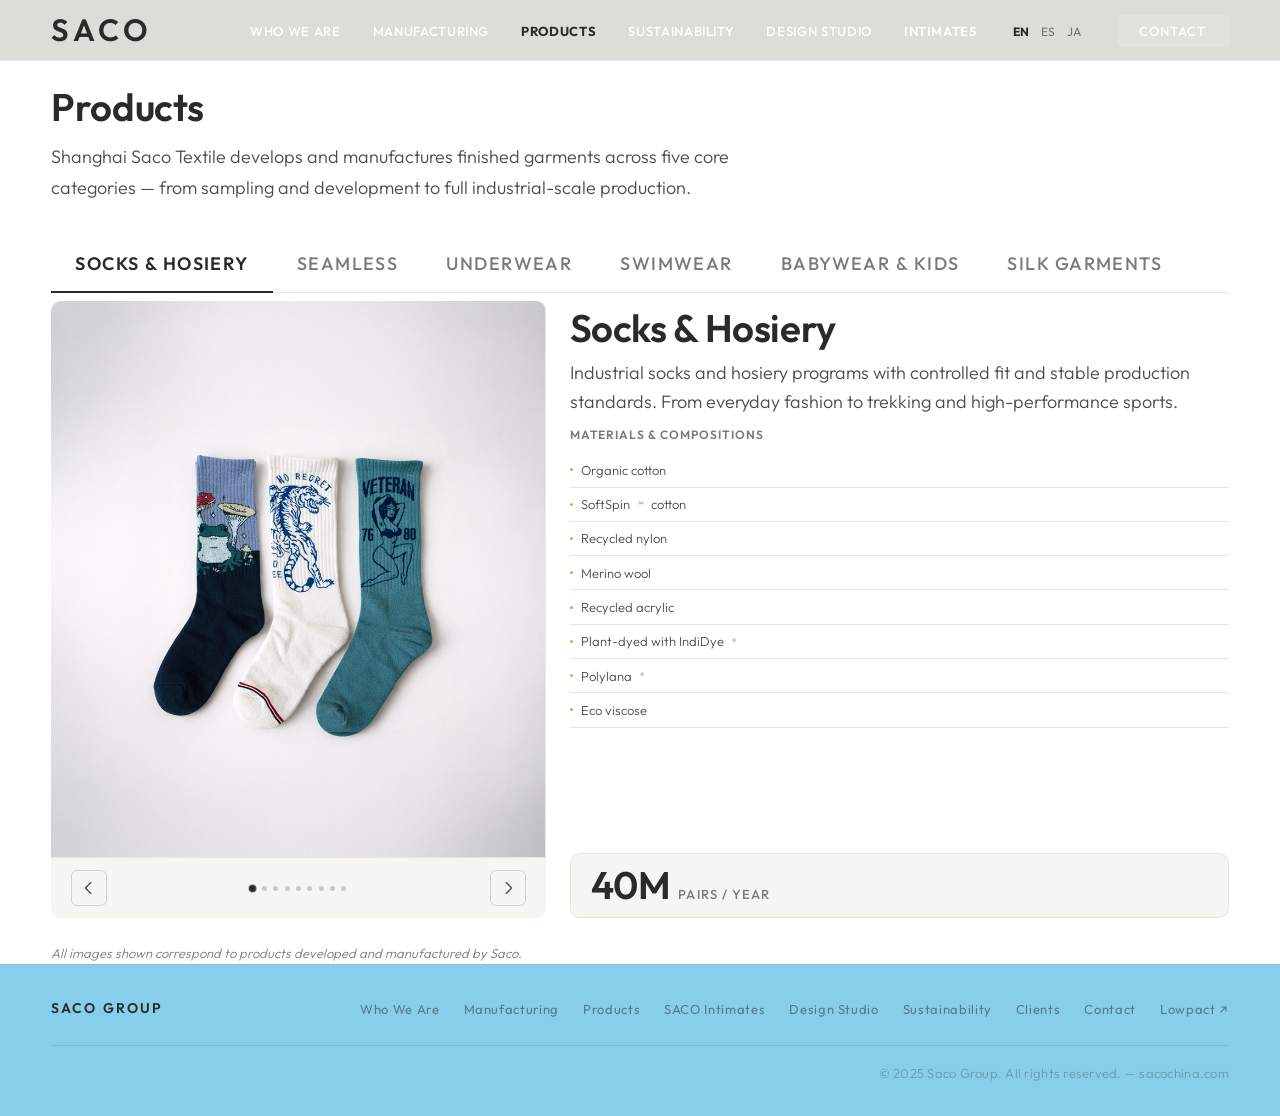
<file: products.html>
<!DOCTYPE html>
<html lang="en">
<head>
  <meta charset="UTF-8">
  <meta name="viewport" content="width=device-width, initial-scale=1.0">
  <title>Products — Saco Group</title>
  <meta name="description" content="Explore Saco Group's product range: socks & hosiery, seamless garments, underwear & swimwear, babywear and silk garments. Sustainable manufacturing for premium global brands.">
  <meta name="robots" content="index, follow">

  <!-- Open Graph -->
  <meta property="og:title" content="Products — Saco Group">
  <meta property="og:description" content="Socks, seamless, underwear, babywear and silk garments — sustainable textile manufacturing for premium brands.">
  <meta property="og:type" content="website">
  <meta property="og:url" content="https://sacochina.com/products">

  <!-- Google Fonts: Outfit -->
  <link rel="preconnect" href="https://fonts.googleapis.com">
  <link rel="preconnect" href="https://fonts.gstatic.com" crossorigin>
  <link href="https://fonts.googleapis.com/css2?family=Outfit:wght@200;300;400;500;600;700&display=swap" rel="stylesheet">

  <link rel="stylesheet" href="style.css">
</head>
<body>

  <!-- ===== NAVIGATION ===== -->
  <nav class="nav nav--scrolled nav--always-dark" id="nav">
    <div class="nav__inner">
      <a href="index.html" class="nav__logo">SACO</a>

      <button class="nav__toggle" id="navToggle" type="button" aria-label="Open menu" aria-expanded="false" aria-controls="menuOverlay">
        <span></span>
        <span></span>
      </button>

      <ul class="nav__links" id="navLinks">
        <li><a href="index.html#about"          class="nav__link" data-i18n="nav-who">Who We Are</a></li>
        <li><a href="manufacturing.html"        class="nav__link" data-i18n="nav-manufacturing">Manufacturing</a></li>
        <li><a href="products.html"             class="nav__link" style="color:var(--c-text);font-weight:700" data-i18n="nav-products">Products</a></li>
        <li><a href="index.html#sustainability" class="nav__link" data-i18n="nav-sustainability">Sustainability</a></li>
        <li><a href="studio.html"               class="nav__link" data-i18n="nav-studio">Design Studio</a></li>
        <li><a href="intimates.html"            class="nav__link nav__link--division" data-i18n="nav-lingerie">Intimates</a></li>
        <li class="nav__lang-group">
          <button class="lang-btn" data-lang="en" style="background:none;border:none;font-family:inherit;font-size:12px;text-transform:uppercase;cursor:pointer;padding:2px 4px;color:inherit;font-weight:700;opacity:1;">EN</button>
          <button class="lang-btn" data-lang="es" style="background:none;border:none;font-family:inherit;font-size:12px;text-transform:uppercase;cursor:pointer;padding:2px 4px;color:inherit;font-weight:400;opacity:0.6;">ES</button>
          <button class="lang-btn" data-lang="ja" style="background:none;border:none;font-family:inherit;font-size:12px;text-transform:uppercase;cursor:pointer;padding:2px 4px;color:inherit;font-weight:400;opacity:0.6;">JA</button>
        </li>
        <li><a href="index.html#contact"        class="nav__link nav__link--cta" data-i18n="nav-contact">Contact</a></li>
      </ul>
    </div>
  </nav>

  <main>

    <!-- ===== PRODUCTS HERO ===== -->
    <section class="section s-products s-light" id="products" style="padding-top: calc(var(--nav-h) + 1.5rem); padding-bottom: 0; min-height: calc(100vh - var(--nav-h));">
      <div class="container">

        <div class="s-header reveal" style="margin-bottom: 0.75rem;">
          <h2 class="s-title" data-i18n="products-title">Products</h2>
        </div>

        <p class="platform-intro reveal reveal--delay-1" style="color: var(--c-text-sec); max-width: 680px; margin-bottom: 0.5rem; padding-bottom: 25px;" data-i18n="products-intro">
          Shanghai Saco Textile develops and manufactures finished garments across five core categories — from sampling and development to full industrial-scale production.
        </p>

        <!-- Tabs -->
        <div class="product-tabs reveal reveal--delay-2">
          <button class="product-tab product-tab--active" data-target="socks" data-i18n-html="tab-socks">Socks &amp; Hosiery</button>
          <button class="product-tab" data-target="seamless" data-i18n="tab-seamless">Seamless</button>
          <button class="product-tab" data-target="underwear" data-i18n="tab-underwear">Underwear</button>
          <button class="product-tab" data-target="swimwear" data-i18n="tab-swimwear">Swimwear</button>
          <button class="product-tab" data-target="baby" data-i18n-html="tab-baby">Babywear &amp; Kids</button>
          <button class="product-tab" data-target="silk" data-i18n="tab-silk">Silk Garments</button>
        </div>

        <!-- SOCKS & HOSIERY -->
        <div class="product-panel product-panel--active" id="panel-socks">
          <div class="product-layout">
            <div class="product-carousel-wrap">
              <div class="carousel" id="carousel-socks">
                <div class="carousel__track">
                  <div class="carousel__slide"><img src="images/socks/socks1.jpg" alt="Socks collection" loading="lazy"></div>
                  <div class="carousel__slide"><img src="images/socks/socks_diadora.jpg" alt="Socks collection" loading="lazy"></div>
                  <div class="carousel__slide"><img src="images/socks/fluffy.jpg" alt="Socks collection" loading="lazy"></div>
                  <div class="carousel__slide"><img src="images/socks/fluffy-footie.jpg" alt="Socks collection" loading="lazy"></div>
                  <div class="carousel__slide"><img src="images/socks/medias.jpg" alt="Hosiery collection" loading="lazy"></div>
                  <div class="carousel__slide"><img src="images/socks/130f3fae-6610-4c36-8bce-5b5024b7d686.jpg" alt="Socks collection" loading="lazy"></div>
                  <div class="carousel__slide"><img src="images/socks/954d4bcb-ec88-4319-b5ae-5f006addada8.jpg" alt="Socks collection" loading="lazy"></div>
                  <div class="carousel__slide"><img src="images/socks/a8cabb69-4d2e-49d9-acb4-eaa3c3149082.jpg" alt="Socks collection" loading="lazy"></div>
                  <div class="carousel__slide"><img src="images/socks/fdeade54-46b1-49cc-ae4c-3b623bdc5f80.jpg" alt="Socks collection" loading="lazy"></div>
                </div>
                <div class="carousel__controls">
                  <button class="carousel__btn carousel__btn--prev" aria-label="Previous"><svg width="18" height="18" viewBox="0 0 20 20" fill="none"><path d="M12 4l-6 6 6 6" stroke="currentColor" stroke-width="1.5" stroke-linecap="round" stroke-linejoin="round"/></svg></button>
                  <div class="carousel__dots"></div>
                  <button class="carousel__btn carousel__btn--next" aria-label="Next"><svg width="18" height="18" viewBox="0 0 20 20" fill="none"><path d="M8 4l6 6-6 6" stroke="currentColor" stroke-width="1.5" stroke-linecap="round" stroke-linejoin="round"/></svg></button>
                </div>
              </div>
            </div>
            <div class="product-info">
              <h3 class="product-category-title" data-i18n-html="prod-socks-title">Socks &amp; Hosiery</h3>
              <p class="product-category-desc" data-i18n="prod-socks-desc">Industrial socks and hosiery programs with controlled fit and stable production standards. From everyday fashion to trekking and high-performance sports.</p>
              <div class="product-materials">
                <h4 class="product-materials__title" data-i18n-html="prod-socks-mat-title">Materials &amp; Compositions</h4>
                <ul class="materials-list">
                  <li data-i18n="prod-socks-mat-1">Organic cotton</li>
                  <li data-i18n-html="prod-socks-mat-2">SoftSpin<sup>&trade;</sup> cotton</li>
                  <li data-i18n="prod-socks-mat-3">Recycled nylon</li>
                  <li data-i18n="prod-socks-mat-4">Merino wool</li>
                  <li data-i18n="prod-socks-mat-5">Recycled acrylic</li>
                  <li data-i18n-html="prod-socks-mat-6">Plant-dyed with IndiDye<sup>&reg;</sup></li>
                  <li data-i18n-html="prod-socks-mat-7">Polylana<sup>&reg;</sup></li>
                  <li data-i18n="prod-socks-mat-8">Eco viscose</li>
                </ul>
              </div>
              <div class="product-capacity">
                <span class="capacity-figure" data-i18n="prod-socks-cap-fig">40M</span>
                <span class="capacity-unit" data-i18n="prod-socks-cap-unit">pairs / year</span>
              </div>
            </div>
          </div>
        </div>

        <!-- SEAMLESS -->
        <div class="product-panel" id="panel-seamless">
          <div class="product-layout">
            <div class="product-carousel-wrap">
              <div class="carousel" id="carousel-seamless">
                <div class="carousel__track">
                  <div class="carousel__slide"><img src="images/seamless/diadora1.jpg" alt="Seamless activewear" loading="lazy"></div>
                  <div class="carousel__slide"><img src="images/seamless/diadora2.jpg" alt="Seamless activewear" loading="lazy"></div>
                  <div class="carousel__slide"><img src="images/seamless/diadora3.jpg" alt="Seamless activewear" loading="lazy"></div>
                  <div class="carousel__slide"><img src="images/seamless/diadora4.jpg" alt="Seamless activewear" loading="lazy"></div>
                  <div class="carousel__slide"><img src="images/seamless/diadora5.jpg" alt="Seamless activewear" loading="lazy"></div>
                  <div class="carousel__slide"><img src="images/seamless/diadora_mujer1.jpg" alt="Seamless women activewear" loading="lazy"></div>
                  <div class="carousel__slide"><img src="images/seamless/diadora_mujer2.jpg" alt="Seamless women activewear" loading="lazy"></div>
                  <div class="carousel__slide"><img src="images/seamless/diadora.webp" alt="Seamless collection" loading="lazy"></div>
                </div>
                <div class="carousel__controls">
                  <button class="carousel__btn carousel__btn--prev" aria-label="Previous"><svg width="18" height="18" viewBox="0 0 20 20" fill="none"><path d="M12 4l-6 6 6 6" stroke="currentColor" stroke-width="1.5" stroke-linecap="round" stroke-linejoin="round"/></svg></button>
                  <div class="carousel__dots"></div>
                  <button class="carousel__btn carousel__btn--next" aria-label="Next"><svg width="18" height="18" viewBox="0 0 20 20" fill="none"><path d="M8 4l6 6-6 6" stroke="currentColor" stroke-width="1.5" stroke-linecap="round" stroke-linejoin="round"/></svg></button>
                </div>
              </div>
            </div>
            <div class="product-info">
              <h3 class="product-category-title" data-i18n="prod-seamless-title">Seamless</h3>
              <p class="product-category-desc" data-i18n="prod-seamless-desc">Seamless garments engineered for scalable production, comfort and technical precision. Innerwear and outerwear applications across activewear, base layers and underwear.</p>
              <div class="product-materials">
                <h4 class="product-materials__title" data-i18n-html="prod-seamless-mat-title">Materials &amp; Compositions</h4>
                <ul class="materials-list">
                  <li data-i18n="prod-seamless-mat-1">Recycled polyamide</li>
                  <li data-i18n="prod-seamless-mat-2">Organic cotton</li>
                  <li data-i18n="prod-seamless-mat-3">Recycled polyester</li>
                  <li data-i18n="prod-seamless-mat-4">Silk</li>
                  <li data-i18n="prod-seamless-mat-5">Wool</li>
                  <li data-i18n-html="prod-seamless-mat-6">SoftSpin<sup>&trade;</sup> cotton</li>
                </ul>
              </div>
              <div class="product-capacity">
                <span class="capacity-figure" data-i18n-html="prod-seamless-cap-fig">Men &amp; Women</span>
                <span class="capacity-unit" data-i18n="prod-seamless-cap-unit">programs available</span>
              </div>
            </div>
          </div>
        </div>

        <!-- UNDERWEAR -->
        <div class="product-panel" id="panel-underwear">
          <div class="product-layout">
            <div class="product-carousel-wrap">
              <div class="carousel" id="carousel-underwear">
                <div class="carousel__track">
                  <div class="carousel__slide"><img src="images/underwear/kappahl_women.jpg" alt="Underwear collection" loading="lazy"></div>
                  <div class="carousel__slide"><img src="images/underwear/kappahl_women1.jpg" alt="Underwear collection" loading="lazy"></div>
                  <div class="carousel__slide"><img src="images/underwear/kappahl_women2.jpg" alt="Underwear collection" loading="lazy"></div>
                  <div class="carousel__slide"><img src="images/underwear/kappahl_women3.jpg" alt="Underwear collection" loading="lazy"></div>
                  <div class="carousel__slide"><img src="images/underwear/kappahl_women_wool.jpg" alt="Underwear wool collection" loading="lazy"></div>
                  <div class="carousel__slide"><img src="images/underwear/devonandlang.jpg" alt="Underwear collection" loading="lazy"></div>
                  <div class="carousel__slide"><img src="images/underwear/devonandlang_men.jpg" alt="Men underwear collection" loading="lazy"></div>
                  <div class="carousel__slide"><img src="images/underwear/spf.jpg" alt="Underwear collection" loading="lazy"></div>
                </div>
                <div class="carousel__controls">
                  <button class="carousel__btn carousel__btn--prev" aria-label="Previous"><svg width="18" height="18" viewBox="0 0 20 20" fill="none"><path d="M12 4l-6 6 6 6" stroke="currentColor" stroke-width="1.5" stroke-linecap="round" stroke-linejoin="round"/></svg></button>
                  <div class="carousel__dots"></div>
                  <button class="carousel__btn carousel__btn--next" aria-label="Next"><svg width="18" height="18" viewBox="0 0 20 20" fill="none"><path d="M8 4l6 6-6 6" stroke="currentColor" stroke-width="1.5" stroke-linecap="round" stroke-linejoin="round"/></svg></button>
                </div>
              </div>
            </div>
            <div class="product-info">
              <h3 class="product-category-title" data-i18n="prod-underwear-title">Underwear</h3>
              <p class="product-category-desc" data-i18n="prod-underwear-desc">Next-to-skin programs developed for brands seeking reliable production and controlled performance. From sampling to industrial scale.</p>
              <div class="product-materials">
                <h4 class="product-materials__title" data-i18n-html="prod-underwear-mat-title">Materials &amp; Compositions</h4>
                <ul class="materials-list">
                  <li data-i18n="prod-underwear-mat-1">Organic cotton</li>
                  <li data-i18n="prod-underwear-mat-2">Recycled nylon</li>
                  <li data-i18n="prod-underwear-mat-3">Eco viscose</li>
                  <li data-i18n-html="prod-underwear-mat-4">Veglon<sup>&reg;</sup> bio based</li>
                  <li data-i18n="prod-underwear-mat-5">RWS Responsible Wool</li>
                </ul>
              </div>
              <div class="product-capacity">
                <span class="capacity-figure" data-i18n="prod-underwear-cap-fig">10M</span>
                <span class="capacity-unit" data-i18n="prod-underwear-cap-unit">pieces / year</span>
              </div>
              <a href="intimates.html" class="prod-division-link" data-i18n="prod-underwear-division">SACO Intimates &mdash; our lingerie division &rarr;</a>
            </div>
          </div>
        </div>

        <!-- SWIMWEAR -->
        <div class="product-panel" id="panel-swimwear">
          <div class="product-layout">
            <div class="product-carousel-wrap">
              <div class="carousel" id="carousel-swimwear">
                <div class="carousel__track">
                  <div class="carousel__slide"><img src="images/swimwear/swimwear1.jpg" alt="Swimwear collection" loading="lazy"></div>
                  <div class="carousel__slide"><img src="images/swimwear/swimwear2.jpg" alt="Swimwear collection" loading="lazy"></div>
                  <div class="carousel__slide"><img src="images/swimwear/swimwear3.jpg" alt="Swimwear collection" loading="lazy"></div>
                  <div class="carousel__slide"><img src="images/swimwear/swimwear4.jpg" alt="Swimwear collection" loading="lazy"></div>
                  <div class="carousel__slide"><img src="images/swimwear/swimwear5.jpg" alt="Swimwear collection" loading="lazy"></div>
                  <div class="carousel__slide"><img src="images/swimwear/swimwear6.jpg" alt="Swimwear collection" loading="lazy"></div>
                  <div class="carousel__slide"><img src="images/swimwear/swimwear7.jpg" alt="Swimwear collection" loading="lazy"></div>
                  <div class="carousel__slide"><img src="images/swimwear/swimwear8.jpg" alt="Swimwear collection" loading="lazy"></div>
                  <div class="carousel__slide"><img src="images/swimwear/swimwear9.jpg" alt="Swimwear collection" loading="lazy"></div>
                </div>
                <div class="carousel__controls">
                  <button class="carousel__btn carousel__btn--prev" aria-label="Previous"><svg width="18" height="18" viewBox="0 0 20 20" fill="none"><path d="M12 4l-6 6 6 6" stroke="currentColor" stroke-width="1.5" stroke-linecap="round" stroke-linejoin="round"/></svg></button>
                  <div class="carousel__dots"></div>
                  <button class="carousel__btn carousel__btn--next" aria-label="Next"><svg width="18" height="18" viewBox="0 0 20 20" fill="none"><path d="M8 4l6 6-6 6" stroke="currentColor" stroke-width="1.5" stroke-linecap="round" stroke-linejoin="round"/></svg></button>
                </div>
              </div>
            </div>
            <div class="product-info">
              <h3 class="product-category-title" data-i18n="prod-swimwear-title">Swimwear</h3>
              <p class="product-category-desc" data-i18n="prod-swimwear-desc">Swimwear programs combining trend-driven design with scalable production. Bikinis, one-pieces and beachwear developed from our Barcelona design studio.</p>
              <div class="product-materials">
                <h4 class="product-materials__title" data-i18n-html="prod-swimwear-mat-title">Materials &amp; Compositions</h4>
                <ul class="materials-list">
                  <li data-i18n="prod-swimwear-mat-1">Recycled polyamide</li>
                  <li data-i18n="prod-swimwear-mat-2">Recycled polyester</li>
                  <li data-i18n-html="prod-swimwear-mat-3">Econyl<sup>&reg;</sup> regenerated nylon</li>
                  <li data-i18n-html="prod-swimwear-mat-4">Lycra<sup>&reg;</sup> elastane</li>
                </ul>
              </div>
              <div class="product-capacity">
                <span class="capacity-figure" data-i18n="prod-swimwear-cap-fig">Bikinis</span>
                <span class="capacity-unit" data-i18n-html="prod-swimwear-cap-unit">one-pieces &amp; beachwear</span>
              </div>
            </div>
          </div>
        </div>

        <!-- BABYWEAR & KIDS -->
        <div class="product-panel" id="panel-baby">
          <div class="product-layout">
            <div class="product-carousel-wrap">
              <div class="carousel" id="carousel-baby">
                <div class="carousel__track">
                  <div class="carousel__slide"><img src="images/kids/jersey-oso-polar.jpg" alt="Baby knitwear" loading="lazy"></div>
                  <div class="carousel__slide"><img src="images/kids/sweater-ardilla.jpg" alt="Baby knitwear" loading="lazy"></div>
                  <div class="carousel__slide"><img src="images/kids/sweater-rosa-guess.jpg" alt="Baby knitwear" loading="lazy"></div>
                  <div class="carousel__slide"><img src="images/kids/sweater-punto-arroz.jpg" alt="Baby knitwear" loading="lazy"></div>
                  <div class="carousel__slide"><img src="images/kids/chaqueta-baseball.jpg" alt="Baby knitwear" loading="lazy"></div>
                  <div class="carousel__slide"><img src="images/kids/kenzo-romper.jpg" alt="Baby knitwear" loading="lazy"></div>
                  <div class="carousel__slide"><img src="images/kids/pichi-crudo.jpg" alt="Baby knitwear" loading="lazy"></div>
                  <div class="carousel__slide"><img src="images/kids/pichi-.jpg" alt="Baby knitwear" loading="lazy"></div>
                </div>
                <div class="carousel__controls">
                  <button class="carousel__btn carousel__btn--prev" aria-label="Previous"><svg width="18" height="18" viewBox="0 0 20 20" fill="none"><path d="M12 4l-6 6 6 6" stroke="currentColor" stroke-width="1.5" stroke-linecap="round" stroke-linejoin="round"/></svg></button>
                  <div class="carousel__dots"></div>
                  <button class="carousel__btn carousel__btn--next" aria-label="Next"><svg width="18" height="18" viewBox="0 0 20 20" fill="none"><path d="M8 4l6 6-6 6" stroke="currentColor" stroke-width="1.5" stroke-linecap="round" stroke-linejoin="round"/></svg></button>
                </div>
              </div>
            </div>
            <div class="product-info">
              <h3 class="product-category-title" data-i18n-html="prod-baby-title">Babywear &amp; Kids</h3>
              <p class="product-category-desc" data-i18n="prod-baby-desc">Babywear combining sewn garments and fully fashioned knitwear. Soft, safe materials for infant and kids programs in organic and sustainable fibres.</p>
              <div class="product-materials">
                <h4 class="product-materials__title" data-i18n-html="prod-baby-mat-title">Materials &amp; Compositions</h4>
                <ul class="materials-list">
                  <li data-i18n="prod-baby-mat-1">Organic cotton</li>
                  <li data-i18n="prod-baby-mat-2">CMIA Cotton Made in Africa</li>
                  <li data-i18n="prod-baby-mat-3">Recycled cotton</li>
                  <li data-i18n-html="prod-baby-mat-4">SoftSpin<sup>&trade;</sup> cotton</li>
                  <li data-i18n="prod-baby-mat-5">RWS wool</li>
                </ul>
              </div>
              <div class="product-capacity">
                <span class="capacity-figure" data-i18n="prod-baby-cap-fig">3M</span>
                <span class="capacity-unit" data-i18n="prod-baby-cap-unit">pieces / year</span>
              </div>
            </div>
          </div>
        </div>

        <!-- SILK GARMENTS -->
        <div class="product-panel" id="panel-silk">
          <div class="product-layout">
            <div class="product-carousel-wrap">
              <div class="carousel" id="carousel-silk">
                <div class="carousel__track">
                  <div class="carousel__slide"><img src="images/silk/silk_pijama.jpg" alt="Silk pyjama" loading="lazy"></div>
                  <div class="carousel__slide"><img src="images/silk/silk_pijama1.jpg" alt="Silk pyjama collection" loading="lazy"></div>
                  <div class="carousel__slide"><img src="images/silk/silk_sleepmask.jpg" alt="Silk sleep mask" loading="lazy"></div>
                </div>
                <div class="carousel__controls">
                  <button class="carousel__btn carousel__btn--prev" aria-label="Previous"><svg width="18" height="18" viewBox="0 0 20 20" fill="none"><path d="M12 4l-6 6 6 6" stroke="currentColor" stroke-width="1.5" stroke-linecap="round" stroke-linejoin="round"/></svg></button>
                  <div class="carousel__dots"></div>
                  <button class="carousel__btn carousel__btn--next" aria-label="Next"><svg width="18" height="18" viewBox="0 0 20 20" fill="none"><path d="M8 4l6 6-6 6" stroke="currentColor" stroke-width="1.5" stroke-linecap="round" stroke-linejoin="round"/></svg></button>
                </div>
              </div>
            </div>
            <div class="product-info">
              <h3 class="product-category-title" data-i18n="prod-silk-title">Silk Garments</h3>
              <p class="product-category-desc" data-i18n="prod-silk-desc">Silk garment developments focused on material performance, durability and production consistency. Conventional and organic silk options for garments and home textiles.</p>
              <div class="product-materials">
                <h4 class="product-materials__title" data-i18n-html="prod-silk-mat-title">Materials &amp; Compositions</h4>
                <ul class="materials-list">
                  <li data-i18n="prod-silk-mat-1">Conventional silk</li>
                  <li data-i18n="prod-silk-mat-3">Organic silk</li>
                </ul>
              </div>
              <div class="product-capacity">
                <span class="capacity-figure" data-i18n="prod-silk-cap-fig">Garments</span>
                <span class="capacity-unit" data-i18n-html="prod-silk-cap-unit">&amp; home textiles</span>
              </div>
            </div>
          </div>
        </div>

        <p style="font-size: 13px; font-weight: 300; color: var(--c-text-mut); margin-top: 1.5rem; font-style: italic;" data-i18n="products-disclaimer">All images shown correspond to products developed and manufactured by Saco.</p>

      </div>
    </section>

  </main>


  <!-- ===== FOOTER ===== -->
  <footer class="footer">
    <div class="container footer__inner">
      <div class="footer__logo">SACO GROUP</div>
      <nav class="footer__nav" aria-label="Footer navigation">
        <a href="index.html#about" data-i18n="nav-who">Who We Are</a>
        <a href="manufacturing.html" data-i18n="nav-manufacturing">Manufacturing</a>
        <a href="products.html" data-i18n="nav-products">Products</a>
        <a href="intimates.html" data-i18n="nav-intimates">SACO Intimates</a>
        <a href="studio.html" data-i18n="nav-studio">Design Studio</a>
        <a href="index.html#sustainability" data-i18n="nav-sustainability">Sustainability</a>
        <a href="index.html#clients" data-i18n="footer-clients">Clients</a>
        <a href="index.html#contact" data-i18n="footer-contact">Contact</a>
        <a href="https://lowpact-textile.com" target="_blank" rel="noopener noreferrer" data-i18n="footer-lowpact">Lowpact &nearr;</a>
      </nav>
      <p class="footer__copy" data-i18n-html="footer-copy">&copy; 2025 Saco Group. All rights reserved. &mdash; sacochina.com</p>
    </div>
  </footer>

  <!-- ===== FULL-SCREEN MENU OVERLAY ===== -->
  <div class="menu-overlay" id="menuOverlay" aria-hidden="true" role="dialog" aria-label="Site navigation">
    <button class="menu-overlay__close" id="menuClose" aria-label="Close menu">
      <span></span><span></span>
    </button>
    <div class="menu-overlay__inner">
      <nav class="menu-overlay__nav" aria-label="Main navigation">
        <a href="index.html#about"          class="menu-overlay__link" data-num="01" data-i18n="nav-who">Who We Are</a>
        <a href="index.html#saco"           class="menu-overlay__link" data-num="02" data-i18n="nav-manufacturing">Manufacturing</a>
        <a href="products.html"             class="menu-overlay__link" data-num="03" data-i18n="nav-products">Products</a>
        <a href="studio.html"               class="menu-overlay__link" data-num="04" data-i18n="nav-studio">Design Studio</a>
        <a href="index.html#sustainability" class="menu-overlay__link" data-num="05" data-i18n="nav-sustainability">Sustainability</a>
        <a href="index.html#clients"        class="menu-overlay__link" data-num="06" data-i18n-html="overlay-clients">Clients &amp; Markets</a>
        <a href="intimates.html"          class="menu-overlay__link" data-num="07" data-i18n="nav-intimates">SACO Intimates</a>
      </nav>
      <div class="menu-overlay__footer">
        <a href="index.html#contact" class="menu-overlay__cta">
          <span data-i18n="nav-contact">Contact</span>
          <svg width="24" height="24" viewBox="0 0 20 20" fill="none" aria-hidden="true"><path d="M4 10h12M12 5l5 5-5 5" stroke="currentColor" stroke-width="1.5" stroke-linecap="round" stroke-linejoin="round"/></svg>
        </a>
        <div class="menu-overlay__secondary">
          <a href="https://lowpact-textile.com" target="_blank" rel="noopener noreferrer" data-i18n="overlay-lowpact">Lowpact Textile Technology &nearr;</a>
          <a href="mailto:info@sacochina.com">info@sacochina.com</a>
          <a href="tel:+862133532535">+86 21 33532535</a>
        </div>
        <div style="margin-top: 16px;">
          <button class="lang-btn" data-lang="en" style="background:none;border:none;font-family:inherit;font-size:12px;text-transform:uppercase;cursor:pointer;padding:2px 6px;color:inherit;font-weight:700;opacity:1;">EN</button>
          <button class="lang-btn" data-lang="es" style="background:none;border:none;font-family:inherit;font-size:12px;text-transform:uppercase;cursor:pointer;padding:2px 6px;color:inherit;font-weight:400;opacity:0.6;">ES</button>
          <button class="lang-btn" data-lang="ja" style="background:none;border:none;font-family:inherit;font-size:12px;text-transform:uppercase;cursor:pointer;padding:2px 6px;color:inherit;font-weight:400;opacity:0.6;">JA</button>
        </div>
      </div>
    </div>
  </div>

  <script src="main.js"></script>
  <script src="i18n.js"></script>
</body>
</html>
</file>
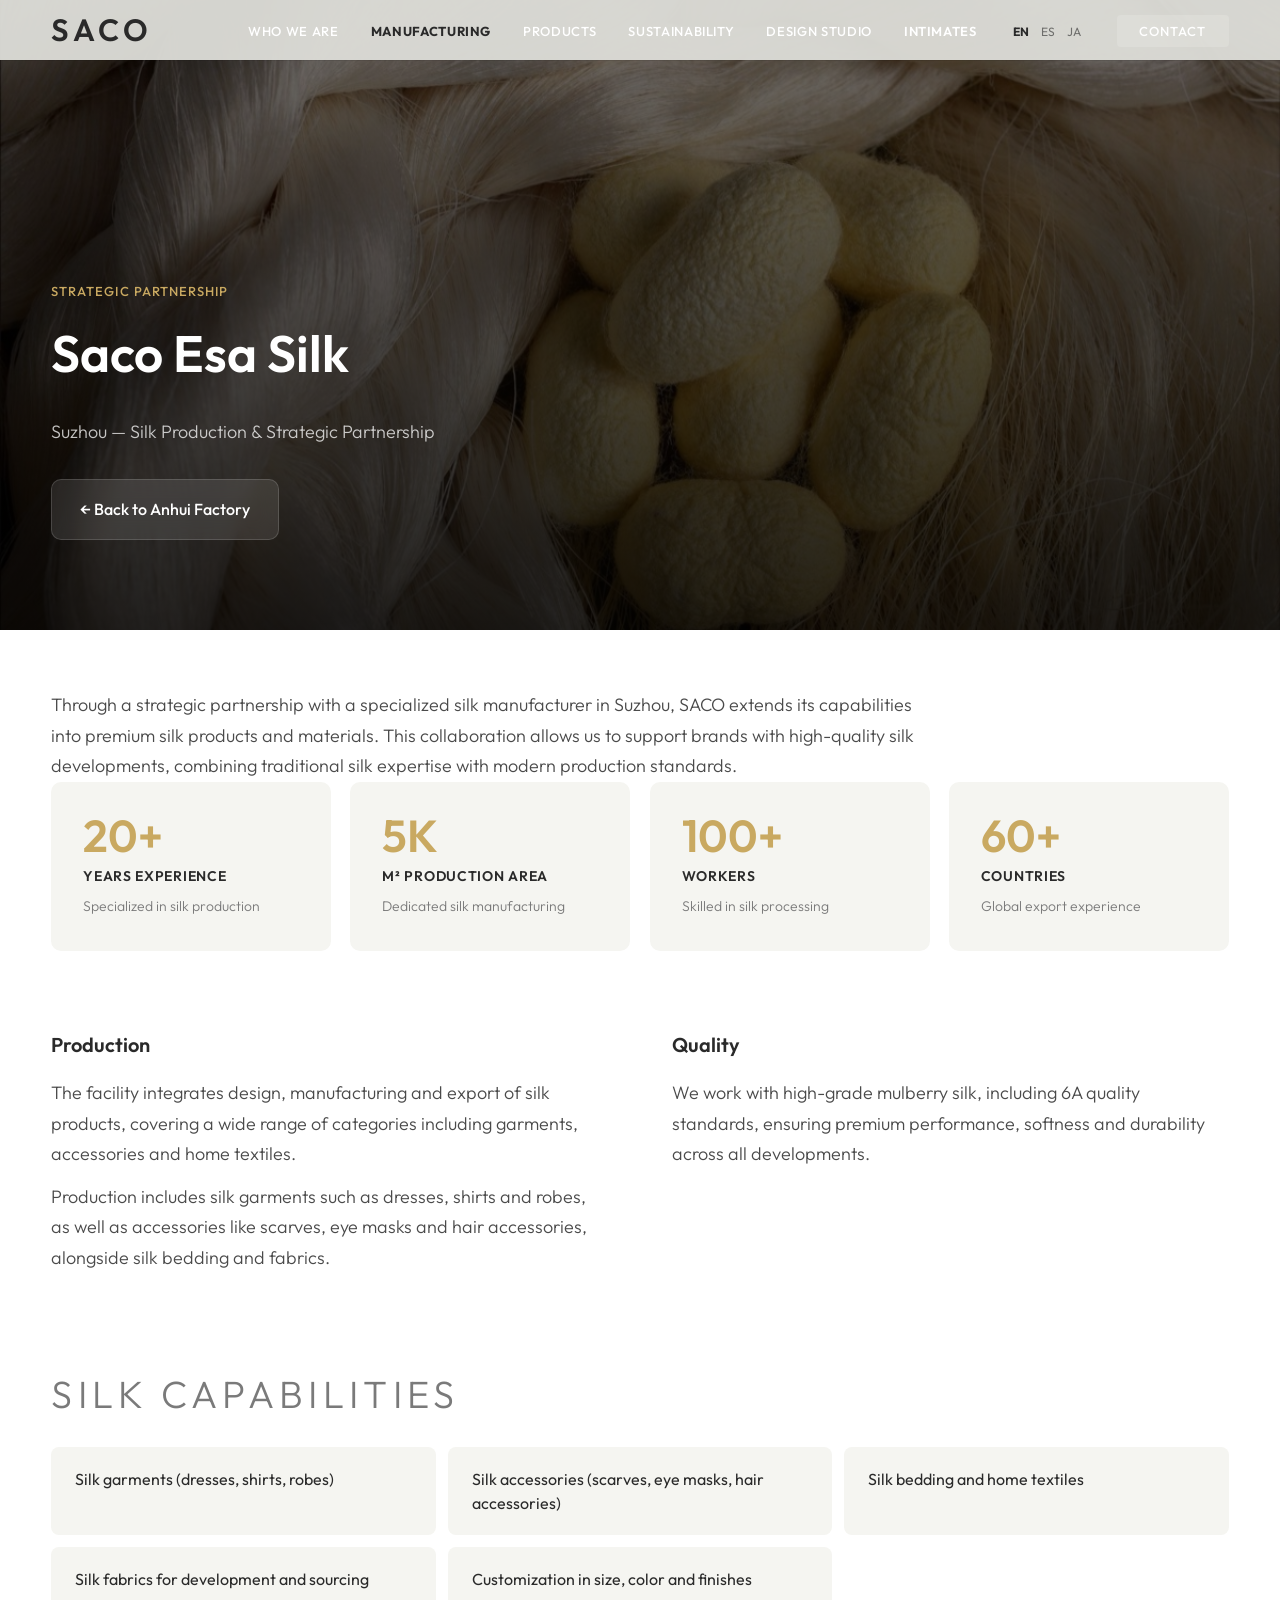
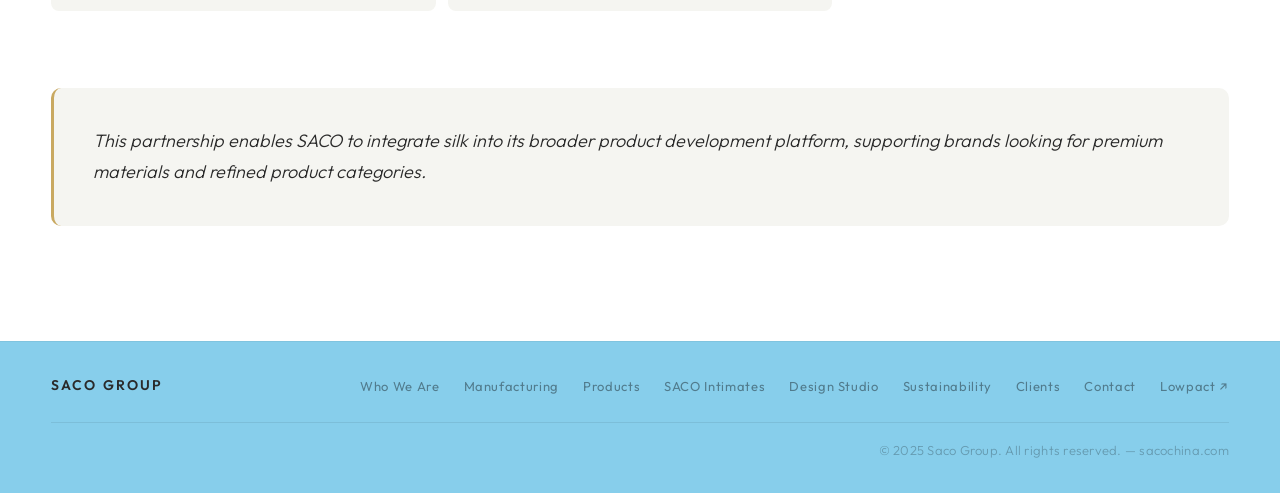
<file: silk.html>
<!DOCTYPE html>
<html lang="en">
<head>
  <meta charset="UTF-8">
  <meta name="viewport" content="width=device-width, initial-scale=1.0">
  <title>Saco Esa Silk — Suzhou | Saco Group</title>
  <meta name="description" content="Saco Esa Silk in Suzhou — premium silk production through strategic partnership. Silk garments, accessories, bedding and fabrics with 6A mulberry silk quality.">
  <meta name="robots" content="index, follow">

  <!-- Google Fonts: Outfit -->
  <link rel="preconnect" href="https://fonts.googleapis.com">
  <link rel="preconnect" href="https://fonts.gstatic.com" crossorigin>
  <link href="https://fonts.googleapis.com/css2?family=Outfit:wght@200;300;400;500;600;700&display=swap" rel="stylesheet">

  <link rel="stylesheet" href="style.css">
</head>
<body>

  <!-- ===== NAVIGATION ===== -->
  <nav class="nav nav--scrolled nav--always-dark" id="nav">
    <div class="nav__inner">
      <a href="index.html" class="nav__logo">SACO</a>

      <button class="nav__toggle" id="navToggle" type="button" aria-label="Open menu" aria-expanded="false" aria-controls="menuOverlay">
        <span></span>
        <span></span>
      </button>

      <ul class="nav__links" id="navLinks">
        <li><a href="index.html#about"          class="nav__link" data-i18n="nav-who">Who We Are</a></li>
        <li><a href="manufacturing.html"        class="nav__link" style="color:var(--c-text);font-weight:700" data-i18n="nav-manufacturing">Manufacturing</a></li>
        <li><a href="products.html"             class="nav__link" data-i18n="nav-products">Products</a></li>
        <li><a href="index.html#sustainability" class="nav__link" data-i18n="nav-sustainability">Sustainability</a></li>
        <li><a href="studio.html"               class="nav__link" data-i18n="nav-studio">Design Studio</a></li>
        <li><a href="intimates.html"            class="nav__link nav__link--division" data-i18n="nav-lingerie">Intimates</a></li>
        <li class="nav__lang-group">
          <button class="lang-btn" data-lang="en" style="background:none;border:none;font-family:inherit;font-size:12px;text-transform:uppercase;cursor:pointer;padding:2px 4px;color:inherit;font-weight:700;opacity:1;">EN</button>
          <button class="lang-btn" data-lang="es" style="background:none;border:none;font-family:inherit;font-size:12px;text-transform:uppercase;cursor:pointer;padding:2px 4px;color:inherit;font-weight:400;opacity:0.6;">ES</button>
          <button class="lang-btn" data-lang="ja" style="background:none;border:none;font-family:inherit;font-size:12px;text-transform:uppercase;cursor:pointer;padding:2px 4px;color:inherit;font-weight:400;opacity:0.6;">JA</button>
        </li>
        <li><a href="index.html#contact"        class="nav__link nav__link--cta" data-i18n="nav-contact">Contact</a></li>
      </ul>
    </div>
  </nav>

  <main>

    <!-- ===== HERO ===== -->
    <section class="mfg-hero">
      <div class="mfg-hero__img">
        <img src="images/silk/silk_hero.jpeg" alt="Silk fabric texture">
        <div class="mfg-hero__overlay"></div>
      </div>
      <div class="container mfg-hero__content">
        <p class="mfg-hero__badge reveal" data-i18n="silk-hero-badge">Strategic Partnership</p>
        <h1 class="mfg-hero__title reveal reveal--delay-1" data-i18n="silk-hero-title">Saco Esa Silk</h1>
        <p class="mfg-hero__sub reveal reveal--delay-2" data-i18n-html="silk-hero-sub">Suzhou &mdash; Silk Production &amp; Strategic Partnership</p>
        <a href="manufacturing.html" class="mfg-hero__card reveal reveal--delay-3">
          <span class="mfg-hero__card-title" data-i18n="silk-hero-back">&larr; Back to Anhui Factory</span>
        </a>
      </div>
    </section>

    <!-- ===== CONTENT ===== -->
    <section class="section s-light" style="background: #ffffff;">
      <div class="container">

        <div class="mfg-intro reveal" style="margin-top: -55px;">
          <p class="mfg-intro__text" style="max-width: 72ch;" data-i18n="silk-intro">Through a strategic partnership with a specialized silk manufacturer in Suzhou, SACO extends its capabilities into premium silk products and materials. This collaboration allows us to support brands with high-quality silk developments, combining traditional silk expertise with modern production standards.</p>
        </div>

        <!-- Key numbers -->
        <div class="silk-stats reveal">
          <div class="silk-stat">
            <span class="silk-stat__n" data-i18n="silk-stat-exp-n">20+</span>
            <span class="silk-stat__label" data-i18n="silk-stat-exp-label">Years Experience</span>
            <span class="silk-stat__sub" data-i18n="silk-stat-exp-sub">Specialized in silk production</span>
          </div>
          <div class="silk-stat">
            <span class="silk-stat__n" data-i18n="silk-stat-area-n">5K</span>
            <span class="silk-stat__label" data-i18n-html="silk-stat-area-label">m&sup2; Production Area</span>
            <span class="silk-stat__sub" data-i18n="silk-stat-area-sub">Dedicated silk manufacturing</span>
          </div>
          <div class="silk-stat">
            <span class="silk-stat__n" data-i18n="silk-stat-workers-n">100+</span>
            <span class="silk-stat__label" data-i18n="silk-stat-workers-label">Workers</span>
            <span class="silk-stat__sub" data-i18n="silk-stat-workers-sub">Skilled in silk processing</span>
          </div>
          <div class="silk-stat">
            <span class="silk-stat__n" data-i18n="silk-stat-countries-n">60+</span>
            <span class="silk-stat__label" data-i18n="silk-stat-countries-label">Countries</span>
            <span class="silk-stat__sub" data-i18n="silk-stat-countries-sub">Global export experience</span>
          </div>
        </div>

        <!-- About -->
        <div class="silk-about reveal">
          <div class="silk-about__col">
            <h3 class="silk-about__heading" data-i18n="silk-production-heading">Production</h3>
            <p class="silk-about__text" data-i18n="silk-production-text-1">The facility integrates design, manufacturing and export of silk products, covering a wide range of categories including garments, accessories and home textiles.</p>
            <p class="silk-about__text" data-i18n="silk-production-text-2">Production includes silk garments such as dresses, shirts and robes, as well as accessories like scarves, eye masks and hair accessories, alongside silk bedding and fabrics.</p>
          </div>
          <div class="silk-about__col">
            <h3 class="silk-about__heading" data-i18n="silk-quality-heading">Quality</h3>
            <p class="silk-about__text" data-i18n="silk-quality-text">We work with high-grade mulberry silk, including 6A quality standards, ensuring premium performance, softness and durability across all developments.</p>
          </div>
        </div>

        <!-- Capabilities -->
        <div class="silk-caps reveal">
          <h3 class="silk-caps__heading" data-i18n="silk-caps-heading">Silk Capabilities</h3>
          <div class="silk-caps__grid">
            <div class="silk-cap" data-i18n="silk-cap-1">Silk garments (dresses, shirts, robes)</div>
            <div class="silk-cap" data-i18n="silk-cap-2">Silk accessories (scarves, eye masks, hair accessories)</div>
            <div class="silk-cap" data-i18n="silk-cap-3">Silk bedding and home textiles</div>
            <div class="silk-cap" data-i18n="silk-cap-4">Silk fabrics for development and sourcing</div>
            <div class="silk-cap" data-i18n="silk-cap-5">Customization in size, color and finishes</div>
          </div>
        </div>

        <!-- Positioning -->
        <div class="silk-position reveal">
          <p data-i18n="silk-position">This partnership enables SACO to integrate silk into its broader product development platform, supporting brands looking for premium materials and refined product categories.</p>
        </div>

      </div>
    </section>

  </main>


  <!-- ===== FOOTER ===== -->
  <footer class="footer">
    <div class="container footer__inner">
      <div class="footer__logo">SACO GROUP</div>
      <nav class="footer__nav" aria-label="Footer navigation">
        <a href="index.html#about" data-i18n="nav-who">Who We Are</a>
        <a href="manufacturing.html" data-i18n="nav-manufacturing">Manufacturing</a>
        <a href="products.html" data-i18n="nav-products">Products</a>
        <a href="intimates.html" data-i18n="nav-intimates">SACO Intimates</a>
        <a href="studio.html" data-i18n="nav-studio">Design Studio</a>
        <a href="index.html#sustainability" data-i18n="nav-sustainability">Sustainability</a>
        <a href="index.html#clients" data-i18n="footer-clients">Clients</a>
        <a href="index.html#contact" data-i18n="footer-contact">Contact</a>
        <a href="https://lowpact-textile.com" target="_blank" rel="noopener noreferrer" data-i18n="footer-lowpact">Lowpact &nearr;</a>
      </nav>
      <p class="footer__copy" data-i18n-html="footer-copy">&copy; 2025 Saco Group. All rights reserved. &mdash; sacochina.com</p>
    </div>
  </footer>

  <!-- ===== FULL-SCREEN MENU OVERLAY ===== -->
  <div class="menu-overlay" id="menuOverlay" aria-hidden="true" role="dialog" aria-label="Site navigation">
    <button class="menu-overlay__close" id="menuClose" aria-label="Close menu">
      <span></span><span></span>
    </button>
    <div class="menu-overlay__inner">
      <nav class="menu-overlay__nav" aria-label="Main navigation">
        <a href="index.html#about"          class="menu-overlay__link" data-num="01" data-i18n="nav-who">Who We Are</a>
        <a href="manufacturing.html"        class="menu-overlay__link" data-num="02" data-i18n="nav-manufacturing">Manufacturing</a>
        <a href="products.html"             class="menu-overlay__link" data-num="03" data-i18n="nav-products">Products</a>
        <a href="studio.html"               class="menu-overlay__link" data-num="04" data-i18n="nav-studio">Design Studio</a>
        <a href="index.html#sustainability" class="menu-overlay__link" data-num="05" data-i18n="nav-sustainability">Sustainability</a>
        <a href="index.html#clients"        class="menu-overlay__link" data-num="06" data-i18n-html="overlay-clients">Clients &amp; Markets</a>
        <a href="intimates.html"          class="menu-overlay__link" data-num="07" data-i18n="nav-intimates">SACO Intimates</a>
      </nav>
      <div class="menu-overlay__footer">
        <a href="index.html#contact" class="menu-overlay__cta">
          <span data-i18n="nav-contact">Contact</span>
          <svg width="24" height="24" viewBox="0 0 20 20" fill="none" aria-hidden="true"><path d="M4 10h12M12 5l5 5-5 5" stroke="currentColor" stroke-width="1.5" stroke-linecap="round" stroke-linejoin="round"/></svg>
        </a>
        <div class="menu-overlay__secondary">
          <a href="https://lowpact-textile.com" target="_blank" rel="noopener noreferrer" data-i18n="overlay-lowpact">Lowpact Textile Technology &nearr;</a>
          <a href="mailto:info@sacochina.com">info@sacochina.com</a>
          <a href="tel:+862133532535">+86 21 33532535</a>
        </div>
        <div style="margin-top: 16px;">
          <button class="lang-btn" data-lang="en" style="background:none;border:none;font-family:inherit;font-size:12px;text-transform:uppercase;cursor:pointer;padding:2px 6px;color:inherit;font-weight:700;opacity:1;">EN</button>
          <button class="lang-btn" data-lang="es" style="background:none;border:none;font-family:inherit;font-size:12px;text-transform:uppercase;cursor:pointer;padding:2px 6px;color:inherit;font-weight:400;opacity:0.6;">ES</button>
          <button class="lang-btn" data-lang="ja" style="background:none;border:none;font-family:inherit;font-size:12px;text-transform:uppercase;cursor:pointer;padding:2px 6px;color:inherit;font-weight:400;opacity:0.6;">JA</button>
        </div>
      </div>
    </div>
  </div>

  <script src="main.js"></script>
  <script src="i18n.js"></script>
</body>
</html>
</file>
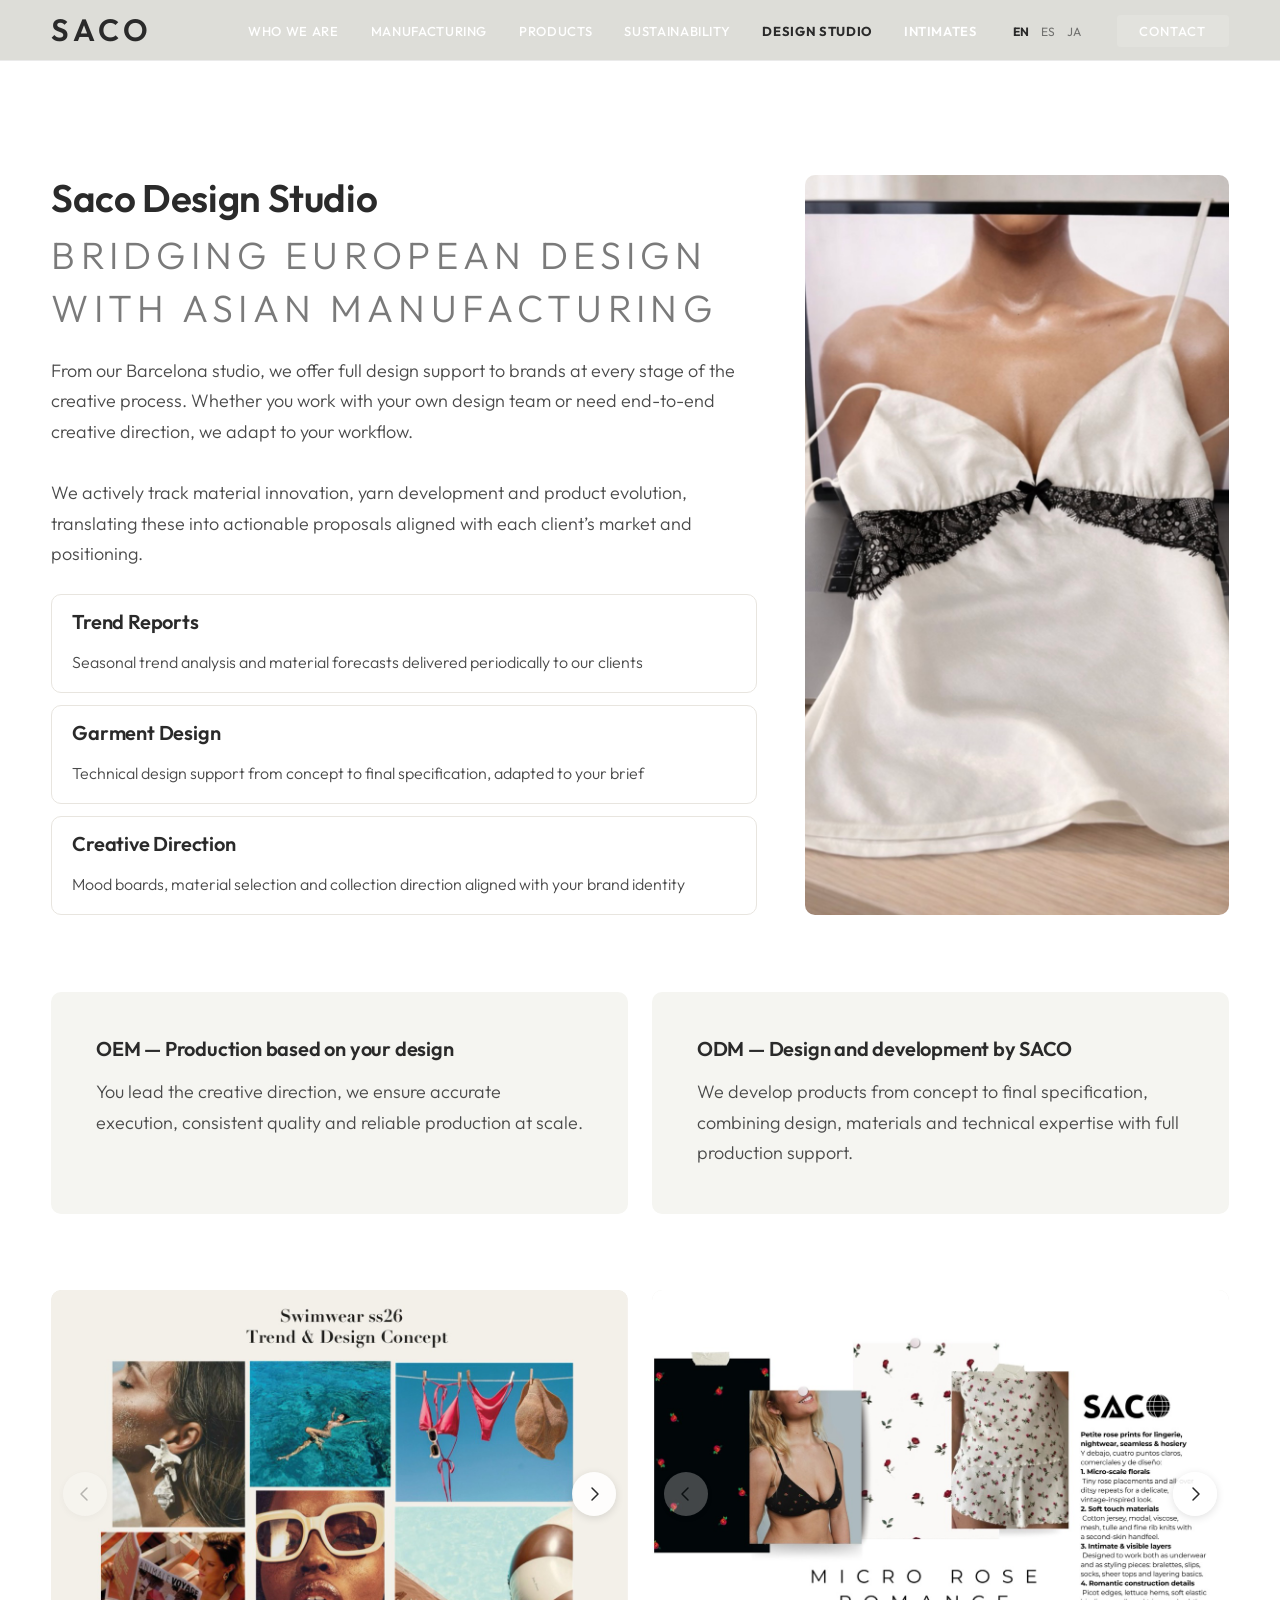
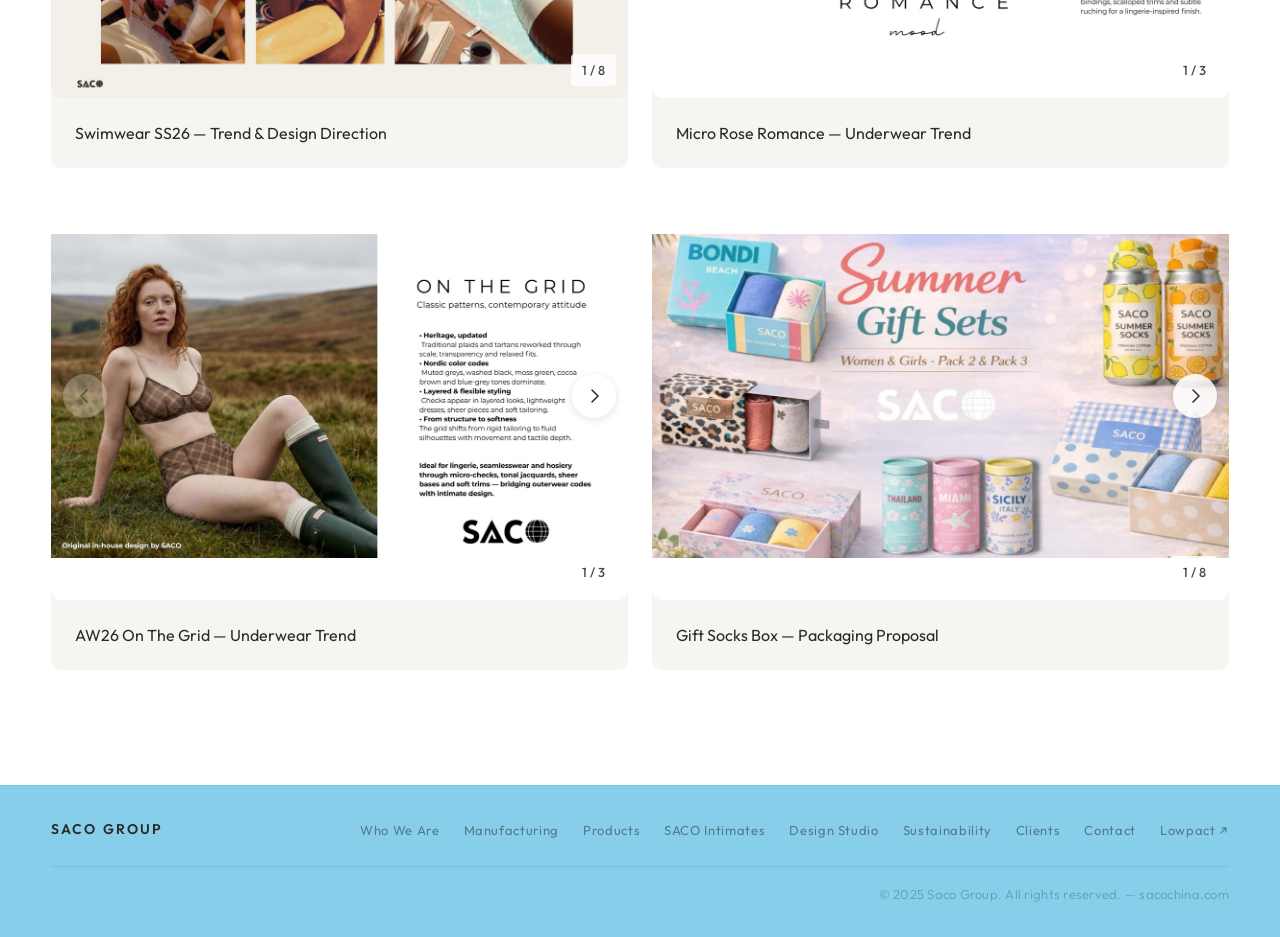
<file: studio.html>
<!DOCTYPE html>
<html lang="en">
<head>
  <meta charset="UTF-8">
  <meta name="viewport" content="width=device-width, initial-scale=1.0">
  <title>Design Studio — Saco Group</title>
  <meta name="description" content="Saco Design Studio in Barcelona offers full design support: trend reports, garment design and creative direction. OEM and ODM services for premium fashion brands.">
  <meta name="robots" content="index, follow">

  <!-- Open Graph -->
  <meta property="og:title" content="Design Studio — Saco Group">
  <meta property="og:description" content="Barcelona-based design studio bridging European design with Asian manufacturing. Trend reports, garment design and creative direction.">
  <meta property="og:type" content="website">
  <meta property="og:url" content="https://sacochina.com/studio">

  <!-- Google Fonts: Outfit -->
  <link rel="preconnect" href="https://fonts.googleapis.com">
  <link rel="preconnect" href="https://fonts.gstatic.com" crossorigin>
  <link href="https://fonts.googleapis.com/css2?family=Outfit:wght@200;300;400;500;600;700&display=swap" rel="stylesheet">

  <link rel="stylesheet" href="style.css">
</head>
<body>

  <!-- ===== NAVIGATION ===== -->
  <nav class="nav nav--scrolled nav--always-dark" id="nav">
    <div class="nav__inner">
      <a href="index.html" class="nav__logo">SACO</a>

      <button class="nav__toggle" id="navToggle" type="button" aria-label="Open menu" aria-expanded="false" aria-controls="menuOverlay">
        <span></span>
        <span></span>
      </button>

      <ul class="nav__links" id="navLinks">
        <li><a href="index.html#about"          class="nav__link" data-i18n="nav-who">Who We Are</a></li>
        <li><a href="manufacturing.html"        class="nav__link" data-i18n="nav-manufacturing">Manufacturing</a></li>
        <li><a href="products.html"             class="nav__link" data-i18n="nav-products">Products</a></li>
        <li><a href="index.html#sustainability" class="nav__link" data-i18n="nav-sustainability">Sustainability</a></li>
        <li><a href="studio.html"               class="nav__link" style="color:var(--c-text);font-weight:700" data-i18n="nav-studio">Design Studio</a></li>
        <li><a href="intimates.html"            class="nav__link nav__link--division" data-i18n="nav-lingerie">Intimates</a></li>
        <li class="nav__lang-group">
          <button class="lang-btn" data-lang="en" style="background:none;border:none;font-family:inherit;font-size:12px;text-transform:uppercase;cursor:pointer;padding:2px 4px;color:inherit;font-weight:700;opacity:1;">EN</button>
          <button class="lang-btn" data-lang="es" style="background:none;border:none;font-family:inherit;font-size:12px;text-transform:uppercase;cursor:pointer;padding:2px 4px;color:inherit;font-weight:400;opacity:0.6;">ES</button>
          <button class="lang-btn" data-lang="ja" style="background:none;border:none;font-family:inherit;font-size:12px;text-transform:uppercase;cursor:pointer;padding:2px 4px;color:inherit;font-weight:400;opacity:0.6;">JA</button>
        </li>
        <li><a href="index.html#contact"        class="nav__link nav__link--cta" data-i18n="nav-contact">Contact</a></li>
      </ul>
    </div>
  </nav>

  <main>

    <section class="section s-studio" id="studio" style="padding-top: calc(var(--nav-h) + var(--sec-pad));">
      <div class="container">

        <div class="studio-hero-grid reveal">
          <div class="studio-hero-text">
            <h2 class="s-title" style="margin-bottom: 0.5rem;" data-i18n="studio-title">Saco Design Studio</h2>
            <p class="studio-sub" data-i18n="studio-sub">Bridging European Design with Asian Manufacturing</p>
            <p class="studio-body" data-i18n="studio-body-1">From our Barcelona studio, we offer full design support to brands at every stage of the creative process. Whether you work with your own design team or need end-to-end creative direction, we adapt to your workflow.</p>
            <br>
            <p class="studio-body" data-i18n="studio-body-2">We actively track material innovation, yarn development and product evolution, translating these into actionable proposals aligned with each client's market and positioning.</p>

            <!-- Service Cards inside left column -->
            <div class="studio-cards-inline">
              <div class="studio-card-sm">
                <h3 class="studio-card__name" data-i18n="studio-trend-name">Trend Reports</h3>
                <p class="studio-card__desc" data-i18n="studio-trend-desc">Seasonal trend analysis and material forecasts delivered periodically to our clients</p>
              </div>
              <div class="studio-card-sm">
                <h3 class="studio-card__name" data-i18n="studio-garment-name">Garment Design</h3>
                <p class="studio-card__desc" data-i18n="studio-garment-desc">Technical design support from concept to final specification, adapted to your brief</p>
              </div>
              <div class="studio-card-sm">
                <h3 class="studio-card__name" data-i18n="studio-creative-name">Creative Direction</h3>
                <p class="studio-card__desc" data-i18n="studio-creative-desc">Mood boards, material selection and collection direction aligned with your brand identity</p>
              </div>
            </div>
          </div>
          <div class="studio-hero-img">
            <img src="images/design studio/foto-hero-design-studio.jpg" alt="Saco Design Studio" loading="lazy">
          </div>
        </div>

        <!-- Work Model -->
        <div class="studio-models reveal reveal--delay-3">
          <div class="studio-model">
            <h4 class="studio-model__title" data-i18n="studio-oem-title">OEM — Production based on your design</h4>
            <p class="studio-model__desc" data-i18n="studio-oem-desc">You lead the creative direction, we ensure accurate execution, consistent quality and reliable production at scale.</p>
          </div>
          <div class="studio-model">
            <h4 class="studio-model__title" data-i18n="studio-odm-title">ODM — Design and development by SACO</h4>
            <p class="studio-model__desc" data-i18n="studio-odm-desc">We develop products from concept to final specification, combining design, materials and technical expertise with full production support.</p>
          </div>
        </div>

        <!-- Portfolio -->
        <div class="studio-portfolio reveal">
          <div class="studio-project studio-project--book">
            <div class="book-viewer" id="book-swim">
              <div class="book-viewer__track">
                <img src="img/studio/swim-page-1.jpg" alt="Swimwear SS26 — Cover" class="book-viewer__page">
                <img src="img/studio/swim-page-2.jpg" alt="Swimwear SS26 — Desert Muse" class="book-viewer__page">
                <img src="img/studio/swim-page-3.jpg" alt="Swimwear SS26 — Sunset Pulse" class="book-viewer__page">
                <img src="img/studio/swim-page-4.jpg" alt="Swimwear SS26 — Salt Whisper" class="book-viewer__page">
                <img src="img/studio/swim-page-5.jpg" alt="Swimwear SS26 — Nomad Chic" class="book-viewer__page">
                <img src="img/studio/swim-page-6.jpg" alt="Swimwear SS26 — Page 6" class="book-viewer__page">
                <img src="img/studio/swim-page-7.jpg" alt="Swimwear SS26 — Page 7" class="book-viewer__page">
                <img src="img/studio/swim-page-8.jpg" alt="Swimwear SS26 — Page 8" class="book-viewer__page">
              </div>
              <button class="book-viewer__btn book-viewer__btn--prev" aria-label="Previous page">
                <svg width="20" height="20" viewBox="0 0 20 20" fill="none"><path d="M12 4l-6 6 6 6" stroke="currentColor" stroke-width="1.5" stroke-linecap="round" stroke-linejoin="round"/></svg>
              </button>
              <button class="book-viewer__btn book-viewer__btn--next" aria-label="Next page">
                <svg width="20" height="20" viewBox="0 0 20 20" fill="none"><path d="M8 4l6 6-6 6" stroke="currentColor" stroke-width="1.5" stroke-linecap="round" stroke-linejoin="round"/></svg>
              </button>
              <div class="book-viewer__counter"><span id="book-swim-current">1</span> / <span id="book-swim-total">8</span></div>
            </div>
            <div class="studio-project__info">
              <h4 class="studio-project__title" data-i18n-html="studio-proj-swim">Swimwear SS26 &mdash; Trend &amp; Design Direction</h4>
            </div>
          </div>
          <div class="studio-project studio-project--book">
            <div class="book-viewer book-viewer--white" id="book-rose">
              <div class="book-viewer__track">
                <img src="img/studio/rose-page-1.jpg" alt="Micro Rose Romance — Cover" class="book-viewer__page">
                <img src="img/studio/rose-page-2.jpg" alt="Micro Rose Romance — Page 2" class="book-viewer__page">
                <img src="img/studio/rose-page-3.jpg" alt="Micro Rose Romance — Page 3" class="book-viewer__page">
              </div>
              <button class="book-viewer__btn book-viewer__btn--prev" aria-label="Previous page">
                <svg width="20" height="20" viewBox="0 0 20 20" fill="none"><path d="M12 4l-6 6 6 6" stroke="currentColor" stroke-width="1.5" stroke-linecap="round" stroke-linejoin="round"/></svg>
              </button>
              <button class="book-viewer__btn book-viewer__btn--next" aria-label="Next page">
                <svg width="20" height="20" viewBox="0 0 20 20" fill="none"><path d="M8 4l6 6-6 6" stroke="currentColor" stroke-width="1.5" stroke-linecap="round" stroke-linejoin="round"/></svg>
              </button>
              <div class="book-viewer__counter"><span id="book-rose-current">1</span> / <span id="book-rose-total">3</span></div>
            </div>
            <div class="studio-project__info">
              <h4 class="studio-project__title" data-i18n="studio-proj-rose">Micro Rose Romance — Underwear Trend</h4>
            </div>
          </div>
          <div class="studio-project studio-project--book">
            <div class="book-viewer book-viewer--white" id="book-grid">
              <div class="book-viewer__track">
                <img src="img/studio/grid-page-1.jpg" alt="AW26 On The Grid — Cover" class="book-viewer__page">
                <img src="img/studio/grid-page-2.jpg" alt="AW26 On The Grid — Page 2" class="book-viewer__page">
                <img src="img/studio/grid-page-3.jpg" alt="AW26 On The Grid — Page 3" class="book-viewer__page">
              </div>
              <button class="book-viewer__btn book-viewer__btn--prev" aria-label="Previous page">
                <svg width="20" height="20" viewBox="0 0 20 20" fill="none"><path d="M12 4l-6 6 6 6" stroke="currentColor" stroke-width="1.5" stroke-linecap="round" stroke-linejoin="round"/></svg>
              </button>
              <button class="book-viewer__btn book-viewer__btn--next" aria-label="Next page">
                <svg width="20" height="20" viewBox="0 0 20 20" fill="none"><path d="M8 4l6 6-6 6" stroke="currentColor" stroke-width="1.5" stroke-linecap="round" stroke-linejoin="round"/></svg>
              </button>
              <div class="book-viewer__counter"><span id="book-grid-current">1</span> / <span id="book-grid-total">3</span></div>
            </div>
            <div class="studio-project__info">
              <h4 class="studio-project__title" data-i18n="studio-proj-grid">AW26 On The Grid — Underwear Trend</h4>
            </div>
          </div>
          <div class="studio-project studio-project--book">
            <div class="book-viewer book-viewer--white" id="book-socks">
              <div class="book-viewer__track">
                <img src="img/studio/socks-box-page-1.jpg" alt="Gift Socks Box — Cover" class="book-viewer__page">
                <img src="img/studio/socks-box-page-2.jpg" alt="Gift Socks Box — Page 2" class="book-viewer__page">
                <img src="img/studio/socks-box-page-3.jpg" alt="Gift Socks Box — Page 3" class="book-viewer__page">
                <img src="img/studio/socks-box-page-4.jpg" alt="Gift Socks Box — Page 4" class="book-viewer__page">
                <img src="img/studio/socks-box-page-5.jpg" alt="Gift Socks Box — Page 5" class="book-viewer__page">
                <img src="img/studio/socks-box-page-6.jpg" alt="Gift Socks Box — Page 6" class="book-viewer__page">
                <img src="img/studio/socks-box-page-7.jpg" alt="Gift Socks Box — Page 7" class="book-viewer__page">
                <img src="img/studio/socks-box-page-8.jpg" alt="Gift Socks Box — Page 8" class="book-viewer__page">
              </div>
              <button class="book-viewer__btn book-viewer__btn--prev" aria-label="Previous page">
                <svg width="20" height="20" viewBox="0 0 20 20" fill="none"><path d="M12 4l-6 6 6 6" stroke="currentColor" stroke-width="1.5" stroke-linecap="round" stroke-linejoin="round"/></svg>
              </button>
              <button class="book-viewer__btn book-viewer__btn--next" aria-label="Next page">
                <svg width="20" height="20" viewBox="0 0 20 20" fill="none"><path d="M8 4l6 6-6 6" stroke="currentColor" stroke-width="1.5" stroke-linecap="round" stroke-linejoin="round"/></svg>
              </button>
              <div class="book-viewer__counter"><span id="book-socks-current">1</span> / <span id="book-socks-total">8</span></div>
            </div>
            <div class="studio-project__info">
              <h4 class="studio-project__title" data-i18n="studio-proj-socks">Gift Socks Box — Packaging Proposal</h4>
            </div>
          </div>
        </div>

      </div>
    </section>

  </main>


  <!-- ===== FOOTER ===== -->
  <footer class="footer">
    <div class="container footer__inner">
      <div class="footer__logo">SACO GROUP</div>
      <nav class="footer__nav" aria-label="Footer navigation">
        <a href="index.html#about" data-i18n="nav-who">Who We Are</a>
        <a href="manufacturing.html" data-i18n="nav-manufacturing">Manufacturing</a>
        <a href="products.html" data-i18n="nav-products">Products</a>
        <a href="intimates.html" data-i18n="nav-intimates">SACO Intimates</a>
        <a href="studio.html" data-i18n="nav-studio">Design Studio</a>
        <a href="index.html#sustainability" data-i18n="nav-sustainability">Sustainability</a>
        <a href="index.html#clients" data-i18n="footer-clients">Clients</a>
        <a href="index.html#contact" data-i18n="footer-contact">Contact</a>
        <a href="https://lowpact-textile.com" target="_blank" rel="noopener noreferrer" data-i18n="footer-lowpact">Lowpact &nearr;</a>
      </nav>
      <p class="footer__copy" data-i18n-html="footer-copy">&copy; 2025 Saco Group. All rights reserved. &mdash; sacochina.com</p>
    </div>
  </footer>

  <!-- ===== FULL-SCREEN MENU OVERLAY ===== -->
  <div class="menu-overlay" id="menuOverlay" aria-hidden="true" role="dialog" aria-label="Site navigation">
    <button class="menu-overlay__close" id="menuClose" aria-label="Close menu">
      <span></span><span></span>
    </button>
    <div class="menu-overlay__inner">
      <nav class="menu-overlay__nav" aria-label="Main navigation">
        <a href="index.html#about"          class="menu-overlay__link" data-num="01" data-i18n="nav-who">Who We Are</a>
        <a href="index.html#saco"           class="menu-overlay__link" data-num="02" data-i18n="nav-manufacturing">Manufacturing</a>
        <a href="products.html"             class="menu-overlay__link" data-num="03" data-i18n="nav-products">Products</a>
        <a href="studio.html"               class="menu-overlay__link" data-num="04" data-i18n="nav-studio">Design Studio</a>
        <a href="index.html#sustainability" class="menu-overlay__link" data-num="05" data-i18n="nav-sustainability">Sustainability</a>
        <a href="index.html#clients"        class="menu-overlay__link" data-num="06" data-i18n-html="overlay-clients">Clients &amp; Markets</a>
        <a href="intimates.html"          class="menu-overlay__link" data-num="07" data-i18n="nav-intimates">SACO Intimates</a>
      </nav>
      <div class="menu-overlay__footer">
        <a href="index.html#contact" class="menu-overlay__cta">
          <span data-i18n="nav-contact">Contact</span>
          <svg width="24" height="24" viewBox="0 0 20 20" fill="none" aria-hidden="true"><path d="M4 10h12M12 5l5 5-5 5" stroke="currentColor" stroke-width="1.5" stroke-linecap="round" stroke-linejoin="round"/></svg>
        </a>
        <div class="menu-overlay__secondary">
          <a href="https://lowpact-textile.com" target="_blank" rel="noopener noreferrer" data-i18n="overlay-lowpact">Lowpact Textile Technology &nearr;</a>
          <a href="mailto:info@sacochina.com">info@sacochina.com</a>
          <a href="tel:+862133532535">+86 21 33532535</a>
        </div>
        <div style="margin-top: 16px;">
          <button class="lang-btn" data-lang="en" style="background:none;border:none;font-family:inherit;font-size:12px;text-transform:uppercase;cursor:pointer;padding:2px 6px;color:inherit;font-weight:700;opacity:1;">EN</button>
          <button class="lang-btn" data-lang="es" style="background:none;border:none;font-family:inherit;font-size:12px;text-transform:uppercase;cursor:pointer;padding:2px 6px;color:inherit;font-weight:400;opacity:0.6;">ES</button>
          <button class="lang-btn" data-lang="ja" style="background:none;border:none;font-family:inherit;font-size:12px;text-transform:uppercase;cursor:pointer;padding:2px 6px;color:inherit;font-weight:400;opacity:0.6;">JA</button>
        </div>
      </div>
    </div>
  </div>

  <script src="main.js"></script>
  <script>
  (function() {
    document.querySelectorAll('.book-viewer').forEach(function(viewer) {
      var track = viewer.querySelector('.book-viewer__track');
      var pages = viewer.querySelectorAll('.book-viewer__page');
      var prevBtn = viewer.querySelector('.book-viewer__btn--prev');
      var nextBtn = viewer.querySelector('.book-viewer__btn--next');
      var currentEl = viewer.querySelector('[id$="-current"]');
      var total = pages.length;
      var current = 0;

      function goTo(i) {
        current = Math.max(0, Math.min(i, total - 1));
        track.style.transform = 'translateX(-' + (current * 100) + '%)';
        if (currentEl) currentEl.textContent = current + 1;
        prevBtn.disabled = current === 0;
        nextBtn.disabled = current === total - 1;
      }

      prevBtn.addEventListener('click', function() { goTo(current - 1); });
      nextBtn.addEventListener('click', function() { goTo(current + 1); });

      // Swipe support
      var startX = 0;
      viewer.addEventListener('touchstart', function(e) { startX = e.touches[0].clientX; }, {passive: true});
      viewer.addEventListener('touchend', function(e) {
        var diff = startX - e.changedTouches[0].clientX;
        if (Math.abs(diff) > 40) diff > 0 ? goTo(current + 1) : goTo(current - 1);
      }, {passive: true});

      goTo(0);
    });
  })();
  </script>
  <script src="i18n.js"></script>
</body>
</html>
</file>
<file: style.css>
@import url('https://fonts.googleapis.com/css2?family=Outfit:wght@200;300;400;500;600;700&display=swap');

/* ============================================================
   SACO GROUP — style.css
   Reference: fashioncomfort.com visual language
   Font: Outfit 200-700 (single font family throughout)
   System: luxury minimalism, cream/dark-green palette
   ============================================================ */

/* ---- RESET ---- */
*, *::before, *::after { box-sizing: border-box; margin: 0; padding: 0; }
html { scroll-behavior: smooth; -webkit-text-size-adjust: 100%; }
body {
  font-family: var(--font-body);
  font-size: 18px;
  font-weight: 300;
  line-height: 1.7;
  color: var(--c-text);
  overflow-x: hidden;
  -webkit-font-smoothing: antialiased;
  -moz-osx-font-smoothing: grayscale;
  background: var(--c-cream);
}
img { display: block; max-width: 100%; height: auto; }
a { color: inherit; text-decoration: none; }
ul { list-style: none; }
address { font-style: normal; }
sup { font-size: 0.6em; vertical-align: super; }

/* ---- TOKENS ---- */
:root {
  /* Core palette */
  --c-cream:    #F9F9F7;
  --c-stone:    #F5F5F1;
  --c-sand:     #E8DFD5;
  --c-dark:     #1D2B1F;
  --c-charcoal: #2C3E2F;
  --c-text:     #2A2A2A;
  --c-text-sec: #4A4A4A;
  --c-text-mut: #7A7A7A;
  --c-border:   #E8E5DF;
  --c-gold:     #C9A961;

  /* Accent — kept from original */
  --c-green:    #7EC8A0;
  --c-blue:     #87CEEB;

  /* Section backgrounds */
  --c-hero:     #1D2B1F;
  --c-about:    var(--c-cream);
  --c-saco:     var(--c-green);
  --c-lowpact:  var(--c-blue);
  --c-products: #ffffff;
  --c-sustain:  var(--c-cream);
  --c-factory:  var(--c-dark);
  --c-clients:  var(--c-stone);
  --c-contact:  var(--c-cream);

  /* Typography — Outfit only */
  --font-display: 'Outfit', sans-serif;
  --font-body:    'Outfit', sans-serif;
  --font-mono:    'Outfit', sans-serif;

  /* Layout */
  --nav-h:    60px;
  --gutter:   clamp(1.5rem, 4vw, 4rem);
  --max-w:    1380px;
  --sec-pad:  clamp(4rem, 9vw, 9rem);

  /* Type scale — fashioncomfort.com hierarchy */
  --t-num:    13px;
  --t-label:  13px;
  --t-sm:     14px;
  --t-base:   16px;
  --t-lg:     18px;
  --t-xl:     20px;
  --t-2xl:    24px;
  --t-hero:   clamp(32px, 4vw, 52px);
  --t-hero-tag: clamp(24px, 3.2vw, 38px);
  --t-title:  clamp(28px, 3vw, 42px);
  --t-h3:     20px;
  --t-mid:    28px;
  --t-card:   20px;

  /* Transitions */
  --ease: cubic-bezier(0.16, 1, 0.3, 1);
  --fast: 150ms ease;
  --base: 300ms ease;
  --slow: 600ms var(--ease);
}

/* ---- LAYOUT UTIL ---- */
.container {
  width: 100%;
  max-width: var(--max-w);
  margin-inline: auto;
  padding-inline: var(--gutter);
}

/* ---- REVEAL ---- */
.reveal {
  opacity: 0;
  transform: translateY(36px);
  transition: opacity 0.9s var(--ease), transform 0.9s var(--ease);
}
.reveal--delay-1 { transition-delay: 0.10s; }
.reveal--delay-2 { transition-delay: 0.22s; }
.reveal--delay-3 { transition-delay: 0.34s; }
.reveal--delay-4 { transition-delay: 0.46s; }
.reveal.is-visible { opacity: 1; transform: translateY(0); }

/* ============================================================
   SHARED SECTION HEADER — number + big ALL CAPS title
   ============================================================ */
.s-header {
  margin-bottom: clamp(3rem, 6vw, 6rem);
}
.s-subtitle {
  font-family: var(--font-body);
  font-size: var(--t-hero-tag);
  font-weight: 300;
  letter-spacing: 0.14em;
  line-height: 1.4;
  text-transform: uppercase;
  color: var(--c-text-mut);
  margin-top: 1.25rem;
  margin-bottom: 0;
}

.s-header--with-link {
  display: flex;
  align-items: flex-end;
  justify-content: space-between;
  gap: 2rem;
}

.s-header__left {
  display: flex;
  flex-direction: column;
}

.editorial-link {
  font-family: var(--font-body);
  font-size: 13px;
  font-weight: 500;
  letter-spacing: 0.08em;
  text-transform: uppercase;
  text-decoration: none;
  border-bottom: 1px solid currentColor;
  padding-bottom: 2px;
  white-space: nowrap;
  align-self: flex-end;
  margin-bottom: 0.2rem;
  transition: opacity 0.2s ease;
}
.editorial-link:hover { opacity: 0.6; }

.s-num {
  font-family: var(--font-body);
  font-size: 13px;
  font-weight: 500;
  letter-spacing: 0.08em;
  text-transform: uppercase;
  opacity: 0.38;
  margin-bottom: 0.75rem;
  display: block;
}

.s-title {
  font-family: var(--font-display);
  font-size: var(--t-title);
  font-weight: 600;
  text-transform: none;
  letter-spacing: -0.01em;
  line-height: 1.2;
}

/* Light sections */
.s-light .s-num  { color: var(--c-text); }
.s-light .s-title { color: var(--c-text); }

/* Dark sections */
.s-dark .s-num  { color: #ffffff; }
.s-dark .s-title { color: #ffffff; }

/* Section base */
.section {
  padding-block: var(--sec-pad);
}

/* ============================================================
   NAVIGATION
   ============================================================ */
.nav {
  position: fixed;
  top: 0; left: 0; right: 0;
  z-index: 200;
  height: var(--nav-h);
  transition: background var(--base), transform 0.4s ease;
}
/* Unscrolled nav on hero: white text */
.nav:not(.nav--scrolled) .nav__logo { color: #ffffff; }
.nav:not(.nav--scrolled) .nav__link { color: rgba(255,255,255,0.85); }
.nav:not(.nav--scrolled) .nav__link:hover { color: #ffffff; opacity: 1; }
.nav:not(.nav--scrolled) .nav__link--cta { color: #ffffff; background: rgba(255,255,255,0.15); }
.nav:not(.nav--scrolled) .nav__link--cta:hover { background: rgba(255,255,255,0.25); }
.nav:not(.nav--scrolled) .nav__toggle span { background: #ffffff; }

/* Scrolled nav: dark grey background, dark text */
.nav.nav--scrolled { background: rgba(220,220,215,0.96); backdrop-filter: blur(10px); box-shadow: 0 1px 0 rgba(0,0,0,0.08); }
.nav.nav--always-dark { background: rgba(220,220,215,0.96); box-shadow: 0 1px 0 rgba(0,0,0,0.08); }
.nav.nav--always-dark .nav__logo { color: #ffffff; }
.nav.nav--always-dark .nav__link { color: #ffffff; }
.nav.nav--always-dark .nav__link:hover { color: #ffffff; opacity: 0.7; }
.nav.nav--always-dark .nav__toggle span { background: #ffffff; }

.nav__inner {
  height: 100%;
  max-width: var(--max-w);
  margin-inline: auto;
  padding-inline: var(--gutter);
  display: flex;
  align-items: center;
  justify-content: space-between;
}

.nav__logo {
  font-family: var(--font-body);
  font-size: calc(var(--t-sm) * 2.2);
  font-weight: 600;
  letter-spacing: 0.15em;
  text-transform: uppercase;
  color: var(--c-text) !important;
  display: flex;
  align-items: baseline;
  gap: 0.45rem;
  transition: opacity var(--fast);
}
.nav__logo:hover { opacity: 0.6; }
.nav__logo-sub {
  font-weight: 300;
  font-size: 13px;
  letter-spacing: 0.08em;
  opacity: 0.45;
}

.nav__links {
  display: flex;
  align-items: center;
  gap: clamp(1rem, 2.5vw, 2.25rem);
}

.nav__link {
  font-family: var(--font-body);
  font-size: 13px;
  font-weight: 500;
  letter-spacing: 0.05em;
  text-transform: uppercase;
  color: var(--c-text);
  transition: color var(--fast);
}
.nav__link:hover { color: var(--c-text); opacity: 0.7; }

.nav__link--cta {
  color: #ffffff;
  background: var(--c-text);
  padding: 0.5rem 1.4rem;
  border-radius: 4px;
  letter-spacing: 0.08em;
  font-weight: 500;
  transition: background var(--fast), color var(--fast);
}
.nav__link--cta:hover { background: var(--c-text-sec); opacity: 1; }

/* Mobile toggle */
.nav__toggle {
  display: none;
  flex-direction: column;
  gap: 5px;
  width: 30px; height: 30px;
  background: none; border: none;
  cursor: pointer; padding: 4px;
}
.nav__toggle span {
  display: block; width: 22px; height: 1.5px;
  background: var(--c-text);
  transition: transform var(--base), opacity var(--base);
}
.nav__toggle.is-active span:first-child { transform: translateY(6.5px) rotate(45deg); }
.nav__toggle.is-active span:last-child  { transform: translateY(-6.5px) rotate(-45deg); }

/* ============================================================
   HERO — full-screen black, platform cards at bottom
   ============================================================ */
.hero {
  background: var(--c-hero);
  min-height: 100dvh;
  display: flex;
  flex-direction: column;
  position: relative;
  overflow: hidden;
}

/* Video background */
.hero__video-wrap {
  position: absolute; inset: 0; z-index: 0;
  overflow: hidden;
}
.hero__video-wrap::after {
  content: '';
  position: absolute; inset: 0;
  background: rgba(0,0,0,0.45);
  z-index: 1;
}
.hero__video {
  width: 100%; height: 100%;
  object-fit: cover;
  object-position: center;
}

.hero__inner {
  flex: 1;
  position: relative; z-index: 1;
  max-width: var(--max-w);
  width: 100%;
  margin-inline: auto;
  padding-inline: var(--gutter);
  padding-top: calc(var(--nav-h) + clamp(3rem, 7vw, 7rem));
  padding-bottom: clamp(2rem, 5vw, 4rem);
  display: flex;
  flex-direction: column;
  justify-content: flex-end;
}

.hero__tag {
  font-family: var(--font-body);
  font-size: var(--t-hero-tag);
  font-weight: 300;
  letter-spacing: 0.14em;
  text-transform: uppercase;
  color: rgba(255,255,255,0.3);
  margin-bottom: clamp(1.5rem, 3vw, 2.5rem);
}

.hero__headline {
  font-family: var(--font-display);
  font-size: var(--t-hero);
  font-weight: 600;
  text-transform: none;
  letter-spacing: -0.01em;
  line-height: 1.15;
  color: #ffffff;
  margin-bottom: clamp(1.5rem, 4vw, 3rem);
  max-width: 20ch;
}

.hero__sub {
  font-family: var(--font-body);
  font-size: 18px;
  font-weight: 300;
  color: rgba(255,255,255,0.75);
  max-width: 52ch;
  line-height: 1.7;
}

/* Trusted by strip */
.hero__clients {
  position: relative; z-index: 1;
  max-width: var(--max-w);
  width: 100%;
  margin-inline: auto;
  padding-inline: var(--gutter);
  padding-block: 1.25rem;
  border-top: 1px solid rgba(255,255,255,0.07);
  display: flex;
  align-items: center;
  gap: 1.25rem;
  flex-wrap: wrap;
}
.hero__clients-label {
  font-family: var(--font-body);
  font-size: var(--t-num);
  letter-spacing: 0.08em;
  text-transform: uppercase;
  color: rgba(255,255,255,0.22);
  white-space: nowrap;
}
.hero__clients-names {
  display: flex;
  align-items: center;
  gap: 1rem;
  flex-wrap: wrap;
}
.hero__clients-names span {
  font-family: var(--font-body);
  font-size: 13px;
  font-weight: 500;
  letter-spacing: 0.08em;
  text-transform: uppercase;
  color: rgba(255,255,255,0.35);
}
.hero__clients-names span.sep { opacity: 0.15; }

/* Platform cards at bottom of hero */
.hero__cards {
  display: grid;
  grid-template-columns: 1fr 1fr;
  position: relative; z-index: 1;
}

.hero__card {
  display: flex;
  flex-direction: row;
  align-items: center;
  justify-content: space-between;
  gap: 1.5rem;
  padding-block: clamp(1.4rem, 2.5vw, 2rem);
  padding-inline: max(var(--gutter), calc((100vw - var(--max-w)) / 2 + var(--gutter)));
  text-decoration: none;
  transition: filter var(--base);
  position: relative;
  overflow: hidden;
}

.hc__text {
  display: flex;
  flex-direction: column;
  gap: 0.4rem;
}
.hero__card::after {
  content: '';
  position: absolute; inset: 0;
  background: rgba(0,0,0,0);
  transition: background var(--base);
}
.hero__card:hover::after { background: rgba(0,0,0,0.12); }

.hero__card--saco    { background: var(--c-saco); }
.hero__card--lowpact { background: var(--c-lowpact); }

.hc__num {
  font-family: var(--font-body);
  font-size: 13px;
  font-weight: 500;
  letter-spacing: 0.08em;
  color: rgba(255,255,255,0.4);
}
.hc__name {
  font-family: var(--font-display);
  font-size: var(--t-card);
  font-weight: 600;
  text-transform: none;
  letter-spacing: -0.01em;
  line-height: 1.1;
  color: #ffffff;
}
.hc__desc {
  font-size: var(--t-sm);
  font-weight: 300;
  color: rgba(255,255,255,0.55);
  line-height: 1.7;
  margin-top: 0.25rem;
}
.hc__arrow {
  flex-shrink: 0;
  transition: transform var(--fast);
}
.hero__card:hover .hc__arrow { transform: translateX(6px); color: rgba(255,255,255,0.85); }

/* Scroll indicator */
.hero__scroll {
  position: absolute;
  bottom: clamp(7rem, 18vw, 14rem); /* above the cards */
  right: var(--gutter);
  z-index: 2;
  display: flex;
  flex-direction: column;
  align-items: center;
  gap: 0.6rem;
}
.hero__scroll-line {
  width: 1px; height: 50px;
  background: linear-gradient(to bottom, transparent, rgba(255,255,255,0.2));
  animation: scrollPulse 2.5s ease-in-out infinite;
}
.hero__scroll-text {
  font-family: var(--font-body);
  font-size: 11px;
  font-weight: 500;
  letter-spacing: 0.08em;
  text-transform: uppercase;
  color: rgba(255,255,255,0.2);
  writing-mode: vertical-lr;
}
@keyframes scrollPulse {
  0%, 100% { opacity: 0.2; }
  50%       { opacity: 0.7; }
}

/* ============================================================
   01 — WHO WE ARE (#ffffff)
   ============================================================ */
.s-about {
  background: var(--c-about);
}

/* About two-column layout */
.about-grid {
  display: grid;
  grid-template-columns: 1fr 1fr;
  gap: clamp(3rem, 7vw, 8rem);
  align-items: stretch;
}

.about-body {
  font-size: 18px;
  font-weight: 300;
  color: var(--c-text-sec);
  line-height: 1.7;
}

.about-diagram {
  display: flex;
  align-items: flex-end;
  justify-content: center;
  margin-top: auto;
  padding-top: 35px;
  overflow: visible;
}

.group-svg {
  width: 100%;
  height: auto;
  display: block;
}

/* Diagram animation — all hidden by default */
.dia-el { opacity: 0; transition: opacity 0.5s ease; }
.dia-line.dia-vline { stroke-dasharray: 80; stroke-dashoffset: 80; transition: stroke-dashoffset 0.7s ease; }
.dia-line.dia-hline { stroke-dasharray: 250; stroke-dashoffset: 250; transition: stroke-dashoffset 0.7s ease; }

/* Steps triggered when .is-animating is added */
.is-animating .dia-step-1 { opacity: 1; transition-delay: 0s; }
.is-animating .dia-step-2.dia-vline { stroke-dashoffset: 0; transition-delay: 0.3s; }
.is-animating .dia-step-3 { opacity: 1; transition-delay: 0.8s; }
.is-animating .dia-step-3.dia-hline { stroke-dashoffset: 0; transition-delay: 0.8s; }
.is-animating .dia-step-4.dia-vline { stroke-dashoffset: 0; transition-delay: 1.2s; }
.is-animating .dia-step-5 { opacity: 1; transition-delay: 1.5s; }
.is-animating .dia-step-6 { opacity: 1; transition-delay: 2s; }

/* Pulse */
.dia-pulse {
  opacity: 0;
  animation: none;
}
.is-animating .dia-pulse {
  opacity: 1;
  animation: diaPulse 3s ease-in-out infinite 2.2s;
}
@keyframes diaPulse {
  0%, 100% { r: 3; stroke-opacity: 0.12; }
  50% { r: 8; stroke-opacity: 0; }
}

/* ============================================================
   02 — SHANGHAI SACO TEXTILE (#1a3a1a)
   ============================================================ */
.s-saco {
  background: #ffffff;
}

.platform-intro-grid {
  display: grid;
  grid-template-columns: 1fr 0.6fr;
  gap: clamp(2rem, 4vw, 3rem);
  align-items: start;
}
.platform-intro__img {
  border-radius: 10px;
  overflow: hidden;
}
.platform-intro__img img {
  width: 100%;
  aspect-ratio: 3/4;
  object-fit: cover;
}
.platform-intro {
  font-size: 18px;
  font-weight: 300;
  color: rgba(255,255,255,0.6);
  line-height: 1.7;
  max-width: 62ch;
  margin-bottom: clamp(3rem, 6vw, 5.5rem);
}

.saco-stats {
  display: grid;
  grid-template-columns: repeat(4, 1fr);
  gap: 1px;
  background: rgba(255,255,255,0.08);
  margin-bottom: 0;
}
.saco-stat {
  background: rgba(0,0,0,0.18);
  padding: clamp(1.5rem, 3vw, 2.5rem);
  display: flex; flex-direction: column; gap: 0.4rem;
  cursor: default;
}
.saco-stat .saco-stat__sub {
  transition: transform var(--base), font-size var(--base);
}
.saco-stat:hover .saco-stat__sub {
  transform: scale(1.15);
  transform-origin: left;
}
.saco-stat__n {
  font-family: var(--font-display);
  font-size: clamp(2.6rem, 5.25vw, 5.6rem);
  font-weight: 600;
  text-transform: none;
  letter-spacing: -0.02em;
  line-height: 0.9;
  color: #ffffff;
}
.saco-stat__label {
  font-family: var(--font-body);
  font-size: 14px;
  font-weight: 600;
  letter-spacing: 0.05em;
  text-transform: uppercase;
  color: var(--c-text);
}
.saco-stat__sub {
  font-size: var(--t-sm);
  color: var(--c-gold);
  margin-top: 0.25rem;
}

/* ============================================================
   MANUFACTURING PAGE
   ============================================================ */

/* Hero */
.mfg-hero {
  position: relative;
  min-height: 70vh;
  display: flex;
  align-items: flex-end;
  overflow: hidden;
}
.mfg-hero__img {
  position: absolute; inset: 0; z-index: 0;
}
.mfg-hero__img img {
  width: 100%; height: 100%;
  object-fit: cover;
}
.mfg-hero__overlay {
  position: absolute; inset: 0;
  background: linear-gradient(to bottom, rgba(0,0,0,0.55) 0%, rgba(0,0,0,0.85) 100%);
}
.mfg-hero__content {
  position: relative; z-index: 1;
  padding-bottom: clamp(3rem, 7vw, 6rem);
  padding-top: calc(var(--nav-h) + 4rem);
}
.mfg-hero__title {
  font-family: var(--font-display);
  font-size: var(--t-hero);
  font-weight: 600;
  color: #ffffff;
  margin-bottom: 1.25rem;
}
.mfg-hero__sub {
  font-size: 18px;
  font-weight: 300;
  color: rgba(255,255,255,0.75);
  max-width: 56ch;
  line-height: 1.7;
}
.mfg-hero__badge {
  font-size: 13px;
  font-weight: 500;
  letter-spacing: 0.08em;
  text-transform: uppercase;
  color: var(--c-gold);
  margin-bottom: 0.5rem;
  display: block;
}
.mfg-hero__card {
  display: inline-flex;
  align-items: center;
  gap: 1rem;
  margin-top: 2rem;
  padding: 1rem 1.75rem;
  background: rgba(255,255,255,0.1);
  backdrop-filter: blur(10px);
  border: 1px solid rgba(255,255,255,0.15);
  border-radius: 10px;
  transition: background var(--base), border-color var(--base), transform var(--base);
  overflow: visible;
  white-space: nowrap;
}
.mfg-hero__card:hover {
  background: rgba(255,255,255,0.18);
  border-color: rgba(255,255,255,0.3);
  transform: translateY(-2px);
}
.mfg-hero__card-badge {
  font-size: 11px;
  font-weight: 600;
  letter-spacing: 0.1em;
  text-transform: uppercase;
  color: var(--c-gold);
  background: rgba(201,169,97,0.15);
  padding: 0.2rem 0.5rem;
  border-radius: 3px;
}
.mfg-hero__card-title {
  font-size: 16px;
  font-weight: 500;
  color: #ffffff;
}
.mfg-hero__card-arrow {
  font-size: 18px;
  color: rgba(255,255,255,0.5);
  transition: transform var(--fast), color var(--fast);
}
.mfg-hero__card:hover .mfg-hero__card-arrow {
  transform: translateX(4px);
  color: #ffffff;
}

/* Intro stats + text */
.mfg-intro {
  display: grid;
  grid-template-columns: auto 1fr;
  gap: clamp(2rem, 5vw, 4rem);
  align-items: center;
}
.mfg-intro__stats {
  display: flex;
  gap: clamp(2rem, 4vw, 3rem);
}
.mfg-stat-big {
  display: flex;
  flex-direction: column;
  align-items: center;
  gap: 0.25rem;
}
.mfg-stat-big__n {
  font-family: var(--font-display);
  font-size: clamp(3rem, 5vw, 5rem);
  font-weight: 600;
  color: var(--c-text);
  line-height: 1;
}
.mfg-stat-big__label {
  font-size: 13px;
  font-weight: 500;
  letter-spacing: 0.08em;
  text-transform: uppercase;
  color: var(--c-text-mut);
}
.mfg-intro__text {
  font-size: 18px;
  font-weight: 300;
  color: var(--c-text-sec);
  line-height: 1.7;
}


/* Production blocks — alternating image + content */
.mfg-block {
  display: grid;
  grid-template-columns: 1fr 1fr;
  gap: clamp(2.5rem, 5vw, 5rem);
  align-items: center;
  padding-block: clamp(3rem, 6vw, 5rem);
  border-bottom: 1px solid var(--c-border);
}
.mfg-block:last-child { border-bottom: none; }
.mfg-block--reverse { direction: rtl; }
.mfg-block--reverse > * { direction: ltr; }

.mfg-block__visual {
  position: relative;
  border-radius: 10px;
  overflow: hidden;
}
.mfg-block__visual img {
  width: 100%;
  aspect-ratio: 4/3;
  object-fit: cover;
  transition: transform 0.9s ease;
}
.mfg-block__visual:hover img { transform: scale(1.04); }

.mfg-block__badge {
  position: absolute;
  bottom: 1rem; left: 1rem;
  background: rgba(0,0,0,0.75);
  backdrop-filter: blur(8px);
  color: #fff;
  padding: 0.75rem 1.25rem;
  border-radius: 8px;
  display: flex;
  align-items: baseline;
  gap: 0.5rem;
}
.mfg-block__badge-n {
  font-family: var(--font-display);
  font-size: clamp(2rem, 3.5vw, 3rem);
  font-weight: 600;
  line-height: 1;
}
.mfg-block__badge-label {
  font-size: 13px;
  font-weight: 400;
  text-transform: uppercase;
  letter-spacing: 0.05em;
  opacity: 0.7;
}

.mfg-block__content {
  display: flex;
  flex-direction: column;
  gap: 1rem;
}
.mfg-block__title {
  font-family: var(--font-display);
  font-size: var(--t-title);
  font-weight: 600;
  color: var(--c-text);
}
.mfg-block__inline-badge {
  display: inline-flex;
  align-items: baseline;
  gap: 0.5rem;
  font-size: 14px;
  font-weight: 300;
  color: var(--c-text-mut);
  background: var(--c-stone);
  padding: 0.6rem 1.25rem;
  border-radius: 10px;
  letter-spacing: 0.02em;
}
.mfg-block__badge-num {
  font-weight: 600;
  font-size: 18px;
  color: var(--c-text);
}
.mfg-block__badge-sep {
  color: var(--c-border);
}
.mfg-block__desc {
  font-size: 18px;
  font-weight: 300;
  color: var(--c-text-sec);
  line-height: 1.7;
}

/* ===== SILK TAB ===== */
.silk-stats {
  display: grid;
  grid-template-columns: repeat(4, 1fr);
  gap: clamp(0.75rem, 1.5vw, 1.25rem);
  margin-bottom: clamp(3rem, 6vw, 5rem);
}
.silk-stat {
  background: var(--c-stone);
  border-radius: 10px;
  padding: clamp(1.25rem, 2.5vw, 2rem);
  display: flex;
  flex-direction: column;
  gap: 0.4rem;
  transition: transform var(--base), box-shadow var(--base);
}
.silk-stat:hover {
  transform: translateY(-4px);
  box-shadow: 0 8px 24px rgba(0,0,0,0.08);
}
.silk-stat__n {
  font-family: var(--font-display);
  font-size: clamp(2rem, 3.5vw, 3rem);
  font-weight: 600;
  color: var(--c-gold);
  line-height: 1;
}
.silk-stat__label {
  font-size: 14px;
  font-weight: 600;
  text-transform: uppercase;
  letter-spacing: 0.05em;
  color: var(--c-text);
}
.silk-stat__sub {
  font-size: 14px;
  font-weight: 300;
  color: var(--c-text-mut);
}

.silk-about {
  display: grid;
  grid-template-columns: 1fr 1fr;
  gap: clamp(2rem, 5vw, 4rem);
  margin-bottom: clamp(3rem, 6vw, 5rem);
}
.silk-about__heading {
  font-family: var(--font-display);
  font-size: 20px;
  font-weight: 600;
  color: var(--c-text);
  margin-bottom: 1rem;
}
.silk-about__text {
  font-size: 18px;
  font-weight: 300;
  color: var(--c-text-sec);
  line-height: 1.7;
  margin-bottom: 0.75rem;
}

.silk-caps {
  margin-bottom: clamp(3rem, 6vw, 5rem);
}
.silk-caps__heading {
  font-family: var(--font-body);
  font-size: var(--t-hero-tag);
  font-weight: 300;
  letter-spacing: 0.14em;
  text-transform: uppercase;
  color: var(--c-text-mut);
  margin-bottom: 1.25rem;
}
.silk-caps__grid {
  display: grid;
  grid-template-columns: repeat(3, 1fr);
  gap: clamp(0.5rem, 1vw, 0.75rem);
}
.silk-cap {
  font-size: 16px;
  font-weight: 400;
  color: var(--c-text);
  background: var(--c-stone);
  padding: 1.25rem 1.5rem;
  border-radius: 8px;
  line-height: 1.5;
  transition: transform var(--base), box-shadow var(--base);
}
.silk-cap:hover {
  transform: translateY(-2px);
  box-shadow: 0 4px 16px rgba(0,0,0,0.06);
}

.silk-position {
  padding: clamp(1.5rem, 3vw, 2.5rem);
  background: var(--c-stone);
  border-radius: 10px;
  border-left: 3px solid var(--c-gold);
}
.silk-position p {
  font-size: 18px;
  font-weight: 300;
  color: var(--c-text);
  line-height: 1.7;
  font-style: italic;
}

@media (max-width: 900px) {
  .mfg-intro { grid-template-columns: 1fr; }
  .mfg-block,
  .mfg-block--reverse { grid-template-columns: 1fr; direction: ltr; }
  .silk-stats { grid-template-columns: 1fr 1fr; }
  .silk-about { grid-template-columns: 1fr; }
  .silk-caps__grid { grid-template-columns: 1fr 1fr; }
}
@media (max-width: 768px) {
  .mfg-hero { min-height: 50vh; }
  .mfg-intro__stats { justify-content: center; }
  .silk-stats { grid-template-columns: 1fr; }
  .silk-caps__grid { grid-template-columns: 1fr; }
  .mfg-tabs { overflow-x: auto; white-space: nowrap; }
}

/* Factory inline */
.factory-inline {
  margin-top: clamp(3rem, 6vw, 5rem);
}
.factory-inline__content {
  display: grid;
  grid-template-columns: 1fr 1fr;
  gap: clamp(2rem, 4vw, 3rem);
  align-items: center;
  margin-top: 1.25rem;
}
.factory-inline__img {
  border-radius: 10px;
  overflow: hidden;
}
.factory-inline__img img {
  width: 100%; height: 100%;
  object-fit: cover;
  aspect-ratio: 16/10;
}
.factory-inline__text p {
  font-size: 18px;
  font-weight: 300;
  color: var(--c-text-sec);
  line-height: 1.7;
}
.factory-inline__text strong {
  font-weight: 600;
  color: var(--c-text);
}

/* Capabilities */
.capabilities {
  margin-top: clamp(1.5rem, 3vw, 2.5rem);
}
.capabilities__header {
  display: flex;
  align-items: center;
  justify-content: space-between;
  margin-bottom: 1.5rem;
  gap: 2rem;
}
.capabilities__heading {
  font-family: var(--font-body);
  font-size: var(--t-hero-tag);
  font-weight: 300;
  letter-spacing: 0.14em;
  text-transform: uppercase;
  color: var(--c-text-mut);
}
.capabilities__btn {
  font-family: var(--font-body);
  font-size: 14px;
  font-weight: 600;
  letter-spacing: 0.05em;
  text-transform: uppercase;
  color: #ffffff;
  background: var(--c-green);
  padding: 0.85rem 2rem;
  border-radius: 6px;
  white-space: nowrap;
  transition: background var(--fast);
}
.capabilities__btn:hover { background: #6bb88d; }
.capabilities__grid {
  display: grid;
  grid-template-columns: repeat(3, 1fr);
  gap: 1px;
  background: var(--c-border);
  margin-bottom: 1.5rem;
}
.cap-card {
  background: var(--c-stone);
  padding: clamp(1.25rem, 2.5vw, 2rem);
  transition: background var(--base);
}
.cap-card:hover { background: var(--c-cream); }
.cap-card__icon {
  display: block;
  font-size: 1.5rem;
  color: var(--c-green);
  margin-bottom: 0.75rem;
  line-height: 1;
}
.cap-card__title {
  font-family: var(--font-display);
  font-size: 16px;
  font-weight: 600;
  color: #1a1a1a;
  margin-bottom: 0.4rem;
}
.cap-card__desc {
  font-size: 14px;
  font-weight: 300;
  color: rgba(0,0,0,0.5);
  line-height: 1.5;
}
.capabilities__note {
  font-size: 16px;
  font-weight: 300;
  font-style: italic;
  color: rgba(0,0,0,0.45);
  line-height: 1.7;
}

/* Why Saco — 4 boxes */
.why-banner {
  display: grid;
  grid-template-columns: repeat(4, 1fr);
  gap: clamp(0.75rem, 1.5vw, 1.25rem);
  margin-bottom: clamp(3rem, 6vw, 5rem);
}
.why-banner__item {
  font-size: 18px;
  font-weight: 300;
  color: var(--c-text);
  line-height: 1.5;
  background: var(--c-stone);
  border-radius: 10px;
  padding: clamp(1.25rem, 2.5vw, 2rem);
  transition: transform var(--base), box-shadow var(--base);
}
.why-banner__item:hover {
  transform: translateY(-4px);
  box-shadow: 0 8px 24px rgba(0,0,0,0.08);
}

/* ============================================================
   03 — LOWPACT TEXTILE TECHNOLOGY (#2d5a2d)
   ============================================================ */
.s-lowpact {
  background: var(--c-lowpact);
}

.tech-cards {
  display: grid;
  grid-template-columns: repeat(3, 1fr);
  gap: 1px;
  background: rgba(255,255,255,0.08);
  margin-bottom: clamp(2.5rem, 5vw, 4.5rem);
}

.tech-card {
  background: rgba(0,0,0,0.15);
  padding: clamp(1.75rem, 3vw, 2.75rem);
  position: relative; overflow: hidden;
  transition: background var(--base);
}
.tech-card:hover { background: rgba(0,0,0,0.28); }
.tech-card::before {
  content: '';
  position: absolute; top: 0; left: 0; right: 0; height: 2px;
  background: var(--c-gold);
  transform: scaleX(0); transform-origin: left;
  transition: transform var(--slow);
}
.tech-card:hover::before { transform: scaleX(1); }
.tech-card--link { display: block; color: inherit; text-decoration: none; }

.tech-card__mark {
  font-family: var(--font-body);
  font-size: 13px;
  font-weight: 500;
  letter-spacing: 0.08em;
  text-transform: uppercase;
  color: var(--c-gold);
  margin-bottom: 1rem;
}
.tech-card__name {
  font-family: var(--font-display);
  font-size: clamp(1.375rem, 2.8vw, 2.625rem);
  font-weight: 600;
  text-transform: none;
  letter-spacing: -0.01em;
  line-height: 1.1;
  color: #fff;
  margin-bottom: 1rem;
}
.tech-card__desc {
  font-size: 18px;
  font-weight: 300;
  color: rgba(255,255,255,0.5);
  line-height: 1.7;
}

.lowpact-certs {
  margin-bottom: clamp(2rem, 4vw, 3.5rem);
}
.lowpact-certs__label {
  font-family: var(--font-body);
  font-size: 13px;
  font-weight: 500;
  letter-spacing: 0.08em;
  text-transform: uppercase;
  color: rgba(255,255,255,0.28);
  margin-bottom: 1rem;
}
.lowpact-certs__list {
  display: flex; flex-wrap: wrap; gap: 0.5rem;
}
.lowpact-certs__logos {
  display: flex;
  flex-wrap: wrap;
  align-items: center;
  gap: clamp(1.5rem, 3vw, 2.5rem);
}
.lowpact-cert-logo {
  max-height: 90px;
  max-width: 250px;
  object-fit: contain;
  background: rgba(255,255,255,0.85);
  padding: 1rem 1.25rem;
  border-radius: 10px;
  transition: background var(--fast), transform var(--base);
}
.lowpact-cert-logo:hover { background: rgba(255,255,255,1); transform: translateY(-2px); }
.cert-badge {
  font-family: var(--font-body);
  font-size: 13px;
  font-weight: 400;
  letter-spacing: 0.05em;
  padding: 0.4rem 0.9rem;
  border: 1px solid rgba(255,255,255,0.12);
  color: rgba(255,255,255,0.4);
  white-space: nowrap;
}

/* ============================================================
   LOWPACT DARK TEXT OVERRIDES (sky blue bg — #87CEEB is light)
   ============================================================ */
.s-lowpact .s-num   { color: #1a1a1a; opacity: 0.45; }
.s-lowpact .s-title { color: #1a1a1a; }

.s-lowpact .platform-intro { color: rgba(0,0,0,0.6); }

.s-lowpact .tech-cards { background: rgba(0,0,0,0.1); }
.s-lowpact .tech-card  { background: rgba(255,255,255,0.45); }
.s-lowpact .tech-card:hover { background: rgba(255,255,255,0.65); }
.s-lowpact .tech-card::before { background: var(--c-dark); }

.s-lowpact .tech-card__mark { color: var(--c-dark); }
.s-lowpact .tech-card__name { color: var(--c-text); }
.s-lowpact .tech-card__desc { color: rgba(0,0,0,0.58); }

.s-lowpact .lowpact-certs__label { color: rgba(0,0,0,0.38); }
.s-lowpact .cert-badge {
  border-color: rgba(0,0,0,0.15);
  color: rgba(0,0,0,0.5);
}

.s-lowpact .btn-line {
  color: rgba(0,0,0,0.65);
  border-color: rgba(0,0,0,0.25);
}
.s-lowpact .btn-line:hover { color: #1a1a1a; border-color: #1a1a1a; }

/* ============================================================
   SACO DARK TEXT OVERRIDES (mint green bg — #7EC8A0 is light)
   ============================================================ */
.s-saco .s-num   { color: #1a1a1a; opacity: 0.45; }
.s-saco .s-title { color: #1a1a1a; }

.s-saco .platform-intro { color: rgba(0,0,0,0.6); }

.s-saco .saco-stats { background: var(--c-border); }
.s-saco .saco-stat  { background: #ffffff; }

.s-saco .saco-stat__n     { color: var(--c-text); }
.s-saco .saco-stat__label { color: var(--c-text); }
.s-saco .saco-stat__sub   { color: var(--c-green); }

.s-saco .btn-line {
  color: rgba(0,0,0,0.65);
  border-color: rgba(0,0,0,0.25);
}
.s-saco .btn-line:hover { color: #1a1a1a; border-color: #1a1a1a; }
.s-saco .editorial-link { color: var(--c-green); }

.s-lowpact .editorial-link { color: #1a1a1a; }

/* Hero saco card — mint bg needs dark text */
.hero__card--saco .hc__num   { color: rgba(0,0,0,0.38); }
.hero__card--saco .hc__name  { color: #1a1a1a; }
.hero__card--saco .hc__desc  { color: #000000; }
.hero__card--saco .hc__arrow { color: rgba(0,0,0,0.32); }
.hero__card--saco:hover .hc__arrow { color: rgba(0,0,0,0.75); }
.hero__card--saco:hover::after { background: rgba(0,0,0,0.07); }

/* Hero lowpact card — sky blue bg needs dark text */
.hero__card--lowpact .hc__num   { color: rgba(0,0,0,0.38); }
.hero__card--lowpact .hc__name  { color: #1a1a1a; }
.hero__card--lowpact .hc__desc  { color: #000000; }
.hero__card--lowpact .hc__arrow { color: rgba(0,0,0,0.32); }
.hero__card--lowpact:hover .hc__arrow { color: rgba(0,0,0,0.75); }
.hero__card--lowpact:hover::after { background: rgba(0,0,0,0.07); }

/* ============================================================
   FULL-SCREEN MENU OVERLAY
   ============================================================ */
.menu-overlay {
  position: fixed;
  inset: 0;
  z-index: 300;
  background: var(--c-dark);
  display: flex;
  flex-direction: column;
  opacity: 0;
  visibility: hidden;
  pointer-events: none;
  transition: opacity 0.4s ease, visibility 0.4s ease;
  overflow-y: auto;
}
.menu-overlay.is-open {
  opacity: 1;
  visibility: visible;
  pointer-events: all;
}

.menu-overlay__close {
  position: absolute;
  top: clamp(1rem, 2vw, 1.75rem);
  right: var(--gutter);
  width: 48px; height: 48px;
  background: none; border: none;
  cursor: pointer;
  display: flex; align-items: center; justify-content: center;
  z-index: 10;
  padding: 0;
}
.menu-overlay__close span {
  position: absolute;
  width: 22px; height: 1.5px;
  background: rgba(255,255,255,0.75);
  transition: background var(--fast);
}
.menu-overlay__close span:first-child { transform: rotate(45deg); }
.menu-overlay__close span:last-child  { transform: rotate(-45deg); }
.menu-overlay__close:hover span { background: #fff; }

.menu-overlay__inner {
  flex: 1;
  max-width: var(--max-w);
  margin-inline: auto;
  width: 100%;
  padding-inline: var(--gutter);
  padding-top: clamp(4.5rem, 10vw, 8rem);
  padding-bottom: clamp(2.5rem, 5vw, 4rem);
  display: flex;
  flex-direction: column;
  justify-content: space-between;
  min-height: 100vh;
}

/* Main numbered links */
.menu-overlay__nav {
  display: flex;
  flex-direction: column;
}

.menu-overlay__link {
  display: flex;
  align-items: baseline;
  gap: 1.5rem;
  font-family: var(--font-display);
  font-size: clamp(2.5rem, 6.5vw, 6.5rem);
  font-weight: 300;
  text-transform: none;
  letter-spacing: -0.01em;
  line-height: 1;
  color: rgba(255,255,255,0.88);
  padding: 0.55rem 0;
  border-bottom: 1px solid rgba(255,255,255,0.07);
  /* stagger animation */
  opacity: 0;
  transform: translateY(18px);
  transition: color 0.2s ease,
              padding-left 0.3s var(--ease),
              opacity 0.5s var(--ease),
              transform 0.5s var(--ease);
}
.menu-overlay__link::before {
  content: attr(data-num);
  font-family: var(--font-body);
  font-size: 13px;
  font-weight: 500;
  letter-spacing: 0.08em;
  color: rgba(255,255,255,0.3);
  font-weight: 400;
  flex-shrink: 0;
  align-self: center;
  padding-bottom: 3px;
}
.menu-overlay__link:hover {
  color: #fff;
  padding-left: 1rem;
}
.menu-overlay__link:last-child { border-bottom: none; }

/* Stagger-in when overlay opens */
.menu-overlay.is-open .menu-overlay__link { opacity: 1; transform: translateY(0); }
.menu-overlay.is-open .menu-overlay__link:nth-child(1) { transition-delay: 0.08s; }
.menu-overlay.is-open .menu-overlay__link:nth-child(2) { transition-delay: 0.13s; }
.menu-overlay.is-open .menu-overlay__link:nth-child(3) { transition-delay: 0.18s; }
.menu-overlay.is-open .menu-overlay__link:nth-child(4) { transition-delay: 0.23s; }
.menu-overlay.is-open .menu-overlay__link:nth-child(5) { transition-delay: 0.28s; }
.menu-overlay.is-open .menu-overlay__link:nth-child(6) { transition-delay: 0.33s; }
.menu-overlay.is-open .menu-overlay__link:nth-child(7) { transition-delay: 0.38s; }
.menu-overlay.is-open .menu-overlay__link:nth-child(8) { transition-delay: 0.43s; }

/* Bottom footer row */
.menu-overlay__footer {
  display: flex;
  justify-content: space-between;
  align-items: flex-end;
  flex-wrap: wrap;
  gap: 1.5rem;
  padding-top: clamp(2rem, 4vw, 3.5rem);
  border-top: 1px solid rgba(255,255,255,0.08);
  opacity: 0;
  transform: translateY(10px);
  transition: opacity 0.5s ease 0.45s, transform 0.5s var(--ease) 0.45s;
}
.menu-overlay.is-open .menu-overlay__footer {
  opacity: 1;
  transform: translateY(0);
}

.menu-overlay__cta {
  font-family: var(--font-display);
  font-size: clamp(1.75rem, 3.5vw, 3rem);
  font-weight: 600;
  text-transform: none;
  letter-spacing: -0.01em;
  color: var(--c-gold);
  transition: opacity 0.2s;
  display: flex;
  align-items: center;
  gap: 0.75rem;
}
.menu-overlay__cta:hover { opacity: 0.75; }

.menu-overlay__secondary {
  display: flex;
  flex-direction: column;
  gap: 0.5rem;
  align-items: flex-end;
  text-align: right;
}
.menu-overlay__secondary a {
  font-family: var(--font-body);
  font-size: 13px;
  font-weight: 400;
  letter-spacing: 0.05em;
  text-transform: uppercase;
  color: rgba(255,255,255,0.3);
  transition: color 0.2s;
}
.menu-overlay__secondary a:hover { color: rgba(255,255,255,0.7); }

/* Nav toggle: hidden on desktop, shown on mobile */
.nav__toggle { display: none; }

/* ============================================================
   MOBILE NAV DROPDOWN (compact, site-styled)
   Replaces full-screen overlay below 768px.
   ============================================================ */
@media (max-width: 768px) {
  /* Hide the legacy full-screen overlay completely on mobile */
  .menu-overlay { display: none !important; }

  /* Show hamburger */
  .nav__toggle { display: flex !important; }

  /* Position context for the dropdown */
  .nav__inner { position: relative; }

  /* Closed by default on mobile */
  .nav__links {
    display: none;
  }

  /* Open: compact dropdown panel anchored to the nav bar */
  .nav__links.is-open {
    display: flex;
    flex-direction: column;
    align-items: stretch;
    gap: 0;
    position: absolute;
    top: calc(100% + 6px);
    right: var(--gutter);
    width: min(280px, calc(100vw - 2 * var(--gutter)));
    padding: 6px 0;
    background: var(--c-cream);
    border: 1px solid var(--c-border);
    border-radius: 10px;
    box-shadow: 0 14px 40px rgba(0, 0, 0, 0.12);
    z-index: 220;
    animation: navDropIn 0.22s ease;
    overflow: hidden;
  }
  @keyframes navDropIn {
    from { opacity: 0; transform: translateY(-6px); }
    to   { opacity: 1; transform: translateY(0); }
  }

  /* List items as full-width rows */
  .nav__links.is-open > li {
    width: 100%;
    list-style: none;
  }

  /* Links: match site typography (Outfit, uppercase, tracked) */
  .nav__links.is-open .nav__link {
    display: flex;
    align-items: center;
    width: 100%;
    min-height: 44px;
    padding: 12px 18px;
    font-family: var(--font-body);
    font-size: 13px;
    font-weight: 500;
    letter-spacing: 0.08em;
    text-transform: uppercase;
    color: var(--c-text);
    border-bottom: 1px solid var(--c-border);
    background: transparent;
    border-radius: 0;
    transition: background 0.18s ease, color 0.18s ease;
  }
  .nav__links.is-open .nav__link:hover,
  .nav__links.is-open .nav__link:focus-visible {
    background: var(--c-stone);
    color: var(--c-text);
    opacity: 1;
    outline: none;
  }

  /* CTA "Contact" — keep dark filled style but compact */
  .nav__links.is-open .nav__link--cta {
    margin: 6px 12px 4px;
    padding: 11px 16px;
    background: var(--c-text);
    color: #ffffff;
    border: none;
    border-radius: 6px;
    justify-content: center;
    text-align: center;
    letter-spacing: 0.1em;
  }
  .nav__links.is-open .nav__link--cta:hover {
    background: var(--c-text-sec);
    opacity: 1;
  }
  .nav__links.is-open > li:last-child .nav__link {
    border-bottom: none;
  }

  /* Language selector row */
  .nav__links.is-open .nav__lang-group {
    display: flex !important;
    justify-content: center;
    align-items: center;
    gap: 4px;
    padding: 8px 12px;
    border-bottom: 1px solid var(--c-border);
  }
  .nav__links.is-open .nav__lang-group .lang-btn {
    flex: 1;
    min-height: 40px;
    min-width: 44px;
    padding: 8px 10px !important;
    font-family: var(--font-body) !important;
    font-size: 12px !important;
    letter-spacing: 0.08em;
    text-transform: uppercase;
    color: var(--c-text) !important;
    background: transparent !important;
    border: 1px solid var(--c-border) !important;
    border-radius: 6px;
    cursor: pointer;
    transition: background 0.15s ease, color 0.15s ease, border-color 0.15s ease;
  }
  .nav__links.is-open .nav__lang-group .lang-btn:hover {
    background: var(--c-stone) !important;
  }
  /* Active language: filled dark pill */
  .nav__links.is-open .nav__lang-group .lang-btn.is-active {
    background: var(--c-text) !important;
    color: #ffffff !important;
    border-color: var(--c-text) !important;
    opacity: 1 !important;
  }
}

/* Shared line button */
.btn-line {
  display: inline-flex;
  align-items: center;
  gap: 0.75rem;
  font-family: var(--font-body);
  font-size: 13px;
  font-weight: 600;
  letter-spacing: 0.08em;
  text-transform: uppercase;
  color: rgba(255,255,255,0.75);
  border-bottom: 1px solid rgba(255,255,255,0.25);
  padding-bottom: 0.3rem;
  transition: color var(--fast), border-color var(--fast);
}
.btn-line:hover { color: #fff; border-color: #fff; }
.btn-line svg { transition: transform var(--fast); }
.btn-line:hover svg { transform: translateX(4px); }

.btn-line--dark {
  color: rgba(0,0,0,0.65);
  border-color: rgba(0,0,0,0.25);
}
.btn-line--dark:hover { color: #000; border-color: #000; }

/* ============================================================
   04 — PRODUCTS (#0a0a0a)
   ============================================================ */
.s-products {
  background: var(--c-products);
}

/* Tabs */
.product-tabs {
  display: flex;
  flex-wrap: wrap;
  gap: 0;
  margin-bottom: 0.5rem;
  border-bottom: 1px solid var(--c-border);
}
.product-tab {
  font-family: var(--font-body);
  font-size: 18px;
  font-weight: 500;
  letter-spacing: 0.08em;
  text-transform: uppercase;
  color: var(--c-text-mut);
  background: none; border: none;
  border-bottom: 2px solid transparent;
  padding: 1rem 1.5rem;
  cursor: pointer;
  transition: color var(--fast), border-color var(--fast);
  margin-bottom: -1px;
  white-space: nowrap;
}
.product-tab:hover { color: var(--c-text-sec); }
.product-tab--active {
  color: var(--c-text);
  font-weight: 600;
  border-bottom-color: var(--c-text);
}

/* Product panels */
.product-panel { display: none; animation: fadeIn 0.4s ease forwards; }
.product-panel--active { display: block; }
@keyframes fadeIn {
  from { opacity: 0; transform: translateY(12px); }
  to   { opacity: 1; transform: translateY(0); }
}

.product-layout {
  display: grid;
  grid-template-columns: 0.75fr 1fr;
  gap: 1.5rem;
  align-items: stretch;
}
.product-info {
  display: flex;
  flex-direction: column;
}
.product-capacity {
  margin-top: auto;
}

/* Carousel */
.carousel { position: relative; overflow: hidden; background: var(--c-stone); border-radius: 10px; }
.carousel__track {
  display: flex;
  transition: transform 0.65s var(--ease);
  will-change: transform;
}
.carousel__slide {
  min-width: 100%;
  overflow: hidden;
  background: #ffffff;
}
.carousel__slide img {
  width: 100%;
  height: auto;
  display: block;
  transition: transform 0.9s ease;
}
.carousel:hover .carousel__slide img { transform: scale(1.03); }

.carousel__controls {
  display: flex; align-items: center; justify-content: space-between;
  padding: 0.75rem 1.25rem;
  background: var(--c-stone);
  border-top: 1px solid var(--c-border);
}
.carousel__btn {
  display: flex; align-items: center; justify-content: center;
  width: 36px; height: 36px;
  background: none;
  border: 1px solid rgba(0,0,0,0.15);
  border-radius: 6px;
  cursor: pointer;
  color: var(--c-text-sec);
  transition: background var(--fast), color var(--fast), border-color var(--fast);
}
.carousel__btn:hover { background: var(--c-text); border-color: var(--c-text); color: #fff; }

.carousel__dots { display: flex; gap: 0.4rem; }
.carousel__dot {
  width: 5px; height: 5px; border-radius: 50%;
  background: rgba(0,0,0,0.18);
  cursor: pointer; border: none;
  transition: background var(--fast), transform var(--fast);
}
.carousel__dot--active { background: var(--c-text); transform: scale(1.5); }

/* Product info */
.product-info { padding-top: 0.25rem; }

.product-category-title {
  font-family: var(--font-display);
  font-size: var(--t-title);
  font-weight: 600;
  text-transform: none;
  letter-spacing: -0.01em;
  line-height: 1.2;
  color: var(--c-text);
  margin-bottom: 0.5rem;
}

.product-category-desc {
  font-size: 18px;
  font-weight: 300;
  color: var(--c-text-sec);
  line-height: 1.6;
  margin-bottom: 0.5rem;
}

.product-materials__title {
  font-family: var(--font-body);
  font-size: 12px;
  font-weight: 600;
  letter-spacing: 0.08em;
  text-transform: uppercase;
  color: var(--c-text-mut);
  margin-bottom: 0.5rem;
}

.materials-list { display: flex; flex-direction: column; margin-bottom: 0.5rem; }
.materials-list li {
  font-size: 13px;
  font-weight: 300;
  color: var(--c-text-sec);
  padding: 0.35rem 0;
  border-bottom: 1px solid var(--c-border);
  display: flex; align-items: center; gap: 0.5rem;
}
.materials-list li::before {
  content: '';
  display: block; width: 3px; height: 3px;
  background: var(--c-gold); border-radius: 50%; flex-shrink: 0;
}

.product-capacity {
  display: flex; align-items: baseline; gap: 0.5rem;
  padding: 0.75rem 1.25rem;
  background: var(--c-stone);
  border: 1px solid var(--c-border);
  border-radius: 10px;
}
.capacity-figure {
  font-family: var(--font-display);
  font-size: clamp(1.5rem, 3vw, 2.5rem);
  font-weight: 600;
  text-transform: none;
  letter-spacing: -0.01em;
  line-height: 1;
  color: var(--c-text);
}
.capacity-unit {
  font-family: var(--font-body);
  font-size: 13px;
  font-weight: 500;
  letter-spacing: 0.08em;
  text-transform: uppercase;
  color: var(--c-text-mut);
}

/* ============================================================
   SACO DESIGN STUDIO (#C4785A)
   ============================================================ */
.s-studio {
  background: #ffffff;
  color: var(--c-text);
}
.s-studio .s-title { color: var(--c-text); }

.studio-intro {
  max-width: 680px;
  margin-bottom: clamp(3rem, 6vw, 5.5rem);
}
/* Studio hero grid */
.studio-hero-grid {
  display: grid;
  grid-template-columns: 1fr 0.6fr;
  gap: clamp(2rem, 4vw, 3rem);
  align-items: stretch;
  margin-bottom: clamp(3rem, 6vw, 6rem);
}
.studio-hero-img {
  border-radius: 10px;
  overflow: hidden;
}
.studio-hero-img img {
  width: 100%;
  height: 100%;
  object-fit: cover;
}
@media (max-width: 900px) {
  .studio-hero-grid { grid-template-columns: 1fr; }
}

.studio-cards-inline {
  display: flex;
  flex-direction: column;
  gap: 0.75rem;
  margin-top: 1.5rem;
}
.studio-card-sm {
  padding: 1rem 1.25rem;
  border: 1px solid var(--c-border);
  border-radius: 10px;
  position: relative;
  overflow: hidden;
  transition: border-color var(--base), box-shadow var(--base);
}
.studio-card-sm:hover {
  border-color: var(--c-text-mut);
  box-shadow: 0 6px 20px rgba(0,0,0,0.06);
}
.studio-card-sm::before {
  content: '';
  position: absolute;
  top: 0; left: 0;
  width: 4px; height: 100%;
  background: var(--c-gold);
  transform: scaleY(0);
  transform-origin: top;
  transition: transform 0.4s var(--ease);
}
.studio-card-sm:hover::before {
  transform: scaleY(1);
}

.studio-sub {
  font-family: var(--font-body);
  font-size: var(--t-hero-tag);
  font-weight: 300;
  letter-spacing: 0.14em;
  line-height: 1.4;
  text-transform: uppercase;
  color: var(--c-text-mut);
  margin-bottom: 1.25rem;
}
.studio-body {
  font-size: 18px;
  font-weight: 300;
  color: var(--c-text-sec);
  line-height: 1.7;
}

/* Service cards */
.studio-cards {
  display: grid;
  grid-template-columns: repeat(3, 1fr);
  gap: 1px;
  background: var(--c-border);
  margin-bottom: clamp(3rem, 6vw, 5.5rem);
}
.studio-card {
  background: var(--c-stone);
  padding: clamp(1.75rem, 3vw, 2.75rem);
  position: relative;
  overflow: hidden;
  transition: background var(--base);
}
.studio-card:hover { background: var(--c-cream); }
.studio-card::before {
  content: '';
  position: absolute; top: 0; left: 0; right: 0; height: 2px;
  background: var(--c-text);
  transform: scaleX(0); transform-origin: left;
  transition: transform var(--slow);
}
.studio-card:hover::before { transform: scaleX(1); }
.studio-card__name {
  font-family: var(--font-display);
  font-size: 20px;
  font-weight: 600;
  text-transform: none;
  letter-spacing: -0.01em;
  line-height: 1.1;
  color: var(--c-text);
  margin-bottom: 1rem;
}
.studio-card__desc {
  font-size: 16px;
  font-weight: 300;
  color: var(--c-text-sec);
  line-height: 1.7;
}

/* Work model columns */
.studio-models {
  display: grid;
  grid-template-columns: 1fr 1fr;
  gap: clamp(1rem, 2vw, 1.5rem);
  margin-bottom: clamp(3rem, 6vw, 5.5rem);
}
.studio-model {
  padding: clamp(2rem, 3.5vw, 3rem);
  background: var(--c-stone);
  border-radius: 10px;
  transition: transform var(--base), box-shadow var(--base);
}
.studio-model:hover {
  transform: translateY(-4px);
  box-shadow: 0 8px 24px rgba(0,0,0,0.08);
}
.studio-model__title {
  font-family: var(--font-display);
  font-size: 20px;
  font-weight: 600;
  letter-spacing: -0.01em;
  line-height: 1.2;
  color: var(--c-text);
  margin-bottom: 1rem;
}
.studio-model__desc {
  font-size: 18px;
  font-weight: 300;
  color: var(--c-text-sec);
  line-height: 1.7;
}

/* Portfolio grid */
.studio-portfolio {
  display: grid;
  grid-template-columns: 1fr 1fr;
  grid-auto-rows: 1fr;
  gap: clamp(1rem, 2vw, 1.5rem);
}
.studio-project {
  background: var(--c-stone);
  border-radius: 10px;
  overflow: hidden;
  transition: transform var(--base), box-shadow var(--base);
  display: flex;
  flex-direction: column;
}
.studio-project:hover { transform: translateY(-4px); box-shadow: 0 12px 32px rgba(0,0,0,0.15); }
.studio-project__img {
  aspect-ratio: 16/10;
  overflow: hidden;
  flex: 1;
}
.studio-project__img img {
  width: 100%; height: 100%;
  object-fit: cover;
  transition: transform 0.9s ease;
}
.studio-project:hover .studio-project__img img { transform: scale(1.04); }
.studio-project__info {
  padding: 1.25rem 1.5rem;
  display: flex;
  align-items: center;
  gap: 1rem;
  min-height: 70px;
  flex-shrink: 0;
}
.studio-project__tag {
  font-family: var(--font-body);
  font-size: 13px;
  font-weight: 600;
  letter-spacing: 0.08em;
  text-transform: uppercase;
  color: #C4785A;
  background: rgba(255,255,255,0.9);
  padding: 0.3rem 0.7rem;
  border-radius: 4px;
  flex-shrink: 0;
}
.studio-project__title {
  font-family: var(--font-display);
  font-size: 16px;
  font-weight: 400;
  color: var(--c-text);
  line-height: 1.3;
}

/* Book viewer (inline PDF page flipper) */
.book-viewer {
  position: relative;
  overflow: hidden;
  border-radius: 10px;
  background: #f0ece6;
  display: flex;
  align-items: center;
}
.book-viewer__track {
  display: flex;
  transition: transform 0.5s var(--ease);
  will-change: transform;
}
.book-viewer__page {
  min-width: 100%;
  width: 100%;
  display: block;
  object-fit: contain;
}
.book-viewer__btn {
  position: absolute;
  top: 50%;
  transform: translateY(-50%);
  width: 44px; height: 44px;
  background: rgba(255,255,255,0.85);
  border: none;
  border-radius: 50%;
  cursor: pointer;
  color: var(--c-text);
  display: flex; align-items: center; justify-content: center;
  transition: background var(--fast), opacity var(--fast);
  box-shadow: 0 2px 8px rgba(0,0,0,0.12);
  z-index: 2;
}
.book-viewer__btn:hover { background: #ffffff; }
.book-viewer__btn--prev { left: 0.75rem; }
.book-viewer__btn--next { right: 0.75rem; }
.book-viewer__btn[disabled] { opacity: 0.3; cursor: default; }
.book-viewer__counter {
  position: absolute;
  bottom: 0.75rem;
  right: 0.75rem;
  font-family: var(--font-body);
  font-size: 13px;
  font-weight: 500;
  color: var(--c-text-sec);
  background: rgba(255,255,255,0.8);
  padding: 0.3rem 0.7rem;
  border-radius: 4px;
  z-index: 2;
}

.studio-project--book {
  background: var(--c-stone);
}
.studio-project--book .book-viewer {
  flex: 1;
}
.studio-project--book .book-viewer__page {
  object-fit: contain;
}

.book-viewer--white {
  background: #ffffff;
}

/* ============================================================
   05 — SUSTAINABILITY (#3d6b3d)
   ============================================================ */
.s-sustain {
  background: var(--c-cream);
}

.sustain-grid {
  display: grid;
  grid-template-columns: 1fr 1fr;
  gap: clamp(3rem, 7vw, 7rem);
  align-items: start;
  margin-bottom: clamp(3rem, 6vw, 5rem);
}

.sustain-lead {
  font-family: var(--font-body);
  font-size: var(--t-hero-tag);
  font-weight: 300;
  text-transform: uppercase;
  letter-spacing: 0.14em;
  line-height: 1.4;
  color: var(--c-text-mut);
  margin-bottom: 1.25rem;
}
.sustain-body {
  font-size: 18px;
  font-weight: 300;
  color: var(--c-text-sec);
  line-height: 1.7;
}

.sustain-materials__title {
  font-family: var(--font-body);
  font-size: 13px;
  font-weight: 600;
  letter-spacing: 0.08em;
  text-transform: uppercase;
  color: rgba(0,0,0,0.38);
  margin-bottom: 1.25rem;
}
.materials-tags { display: flex; flex-wrap: wrap; gap: 0.4rem; }

/* Material cards grid with staggered animation */
.mat-grid {
  display: grid;
  grid-template-columns: repeat(4, 1fr);
  gap: 0.75rem;
}
.mat-card {
  display: flex;
  align-items: center;
  gap: 0.75rem;
  padding: 1rem 1.25rem;
  background: var(--c-stone);
  border-radius: 10px;
  opacity: 0;
  transform: translateY(16px);
  transition: opacity 0.5s ease, transform 0.5s ease, background var(--fast), box-shadow var(--fast);
}
.mat-card.is-visible {
  opacity: 1;
  transform: translateY(0);
}
.mat-card:hover {
  background: var(--c-cream);
  box-shadow: 0 4px 16px rgba(0,0,0,0.06);
}
.mat-card__icon {
  font-size: 8px;
  color: var(--c-text-mut);
  flex-shrink: 0;
}
.mat-card__name {
  font-size: 15px;
  font-weight: 400;
  color: var(--c-text);
}
.mat-card--highlight,
.mat-card--dark {
  background: #a0a0a0;
}
.mat-card--highlight .mat-card__icon,
.mat-card--dark .mat-card__icon { color: #ffffff; }
.mat-card--highlight .mat-card__name,
.mat-card--dark .mat-card__name { color: #ffffff; }
.mat-card--highlight:hover,
.mat-card--dark:hover { background: #8a8a8a; }

@media (max-width: 900px) {
  .mat-grid { grid-template-columns: repeat(3, 1fr); }
}
@media (max-width: 600px) {
  .mat-grid { grid-template-columns: repeat(2, 1fr); }
}
.material-tag {
  font-size: 13px;
  font-weight: 400;
  padding: 0.35rem 0.85rem;
  border: 1px solid rgba(0,0,0,0.15);
  color: rgba(0,0,0,0.5);
}
.material-tag--highlight {
  border-color: var(--c-dark);
  color: var(--c-dark);
}

/* Factory: standalone s-num / s-title overrides */
.s-num--light  { color: #ffffff; opacity: 0.38; }
.s-title--light { color: #ffffff; }

.certs-block {
  border-top: 1px solid rgba(0,0,0,0.08);
  padding-top: clamp(2rem, 4vw, 3.5rem);
}
.certs-block__label {
  font-family: var(--font-body);
  font-size: 13px;
  font-weight: 600;
  letter-spacing: 0.08em;
  text-transform: uppercase;
  color: rgba(0,0,0,0.38);
  margin-bottom: 1.5rem;
}
.certs-grid {
  display: grid;
  grid-template-columns: repeat(6, 1fr);
  gap: 1px;
  background: rgba(0,0,0,0.07);
}
.cert-item {
  display: grid;
  grid-template-rows: 60px auto;
  align-items: center;
  justify-items: center;
  text-align: center;
  padding: 1.5rem 1rem;
  background: var(--c-cream);
  gap: 0.4rem;
  transition: background var(--fast);
}
.cert-item:hover { background: var(--c-stone); }
.cert-item__logo {
  max-height: 50px;
  max-width: 100px;
  object-fit: contain;
  align-self: center;
}
.cert-item__abbr {
  font-family: var(--font-display);
  font-size: clamp(1.5rem, 2.5vw, 2.25rem);
  font-weight: 600;
  text-transform: uppercase;
  color: var(--c-text);
  letter-spacing: -0.01em;
}
.cert-item__name {
  font-size: 12px;
  font-weight: 300;
  color: rgba(0,0,0,0.4);
  line-height: 1.4;
  margin-top: auto;
  padding-top: 0.5rem;
  white-space: nowrap;
}

/* ============================================================
   06 — ANHUI FACTORY (#1a1a1a + photo)
   ============================================================ */
.s-factory {
  background: var(--c-factory);
  position: relative;
  padding: 0;
  min-height: 90vh;
  display: flex;
  flex-direction: column;
  justify-content: flex-end;
  overflow: hidden;
}

.factory-image-wrap { position: absolute; inset: 0; z-index: 0; }
.factory-image { width: 100%; height: 100%; object-fit: cover; }
.factory-overlay {
  position: absolute; inset: 0;
  background: linear-gradient(
    to bottom,
    rgba(29,43,31,0.4) 0%,
    rgba(29,43,31,0.75) 50%,
    rgba(29,43,31,0.97) 100%
  );
}

.factory-content {
  position: relative; z-index: 1;
  padding-bottom: var(--sec-pad);
  padding-top: clamp(4rem, 12vw, 12rem);
}

.factory-header { margin-bottom: clamp(2.5rem, 5vw, 4.5rem); }

.factory-desc {
  font-size: 18px;
  font-weight: 300;
  color: rgba(255,255,255,0.5);
  line-height: 1.7;
  max-width: 52ch;
  margin-top: 1.5rem;
}
.factory-desc strong { color: #fff; font-weight: 600; }

.factory-stats {
  display: grid;
  grid-template-columns: repeat(3, 1fr);
  gap: 1px;
  background: rgba(255,255,255,0.07);
}
.factory-stat {
  background: rgba(10,10,10,0.6);
  backdrop-filter: blur(12px);
  padding: clamp(1.75rem, 3vw, 2.75rem);
  display: flex; flex-direction: column; gap: 0.4rem;
}
.factory-stat__number {
  font-family: var(--font-display);
  font-size: clamp(3.5rem, 6vw, 7rem);
  font-weight: 600;
  letter-spacing: -0.02em;
  line-height: 0.9;
  color: #fff;
}
.factory-stat__unit {
  font-family: var(--font-body);
  font-size: 13px;
  font-weight: 500;
  letter-spacing: 0.08em;
  text-transform: uppercase;
  color: rgba(255,255,255,0.32);
}
.factory-stat__output {
  font-size: 14px;
  font-weight: 300;
  color: var(--c-gold);
}

/* ============================================================
   07 — CLIENTS & MARKETS (#ffffff)
   ============================================================ */
.s-clients {
  background: var(--c-clients);
}

.clients-intro {
  font-size: 18px;
  font-weight: 300;
  color: var(--c-text-sec);
  line-height: 1.7;
  max-width: 58ch;
  margin-bottom: clamp(3rem, 6vw, 5.5rem);
}

.clients-grid {
  display: grid;
  grid-template-columns: repeat(5, 1fr);
  gap: 1px;
  background: var(--c-border);
  border: 1px solid var(--c-border);
}
.client-logo-item {
  display: grid;
  grid-template-rows: 80px auto;
  align-items: center;
  justify-items: center;
  text-align: center;
  padding: clamp(2rem, 4vw, 3.5rem) 1.5rem;
  background: var(--c-stone);
  transition: background var(--fast);
}
.client-logo-img {
  align-self: center;
  object-fit: contain;
  object-position: center;
}
.client-logo-item:hover { background: var(--c-cream); }

.client-logo-img {
  max-height: 40px;
  max-width: 140px;
  object-fit: contain;
}
.client-logo-name {
  font-family: var(--font-display);
  font-size: clamp(1.75rem, 3vw, 3rem);
  font-weight: 600;
  text-transform: none;
  letter-spacing: -0.01em;
  color: var(--c-text);
}
.client-logo-group {
  font-family: var(--font-body);
  font-size: 13px;
  font-weight: 500;
  letter-spacing: 0.08em;
  text-transform: uppercase;
  color: var(--c-text-mut);
  margin-top: auto;
  padding-top: 0.75rem;
}

/* ============================================================
   08 — CONTACT (#0a0a0a)
   ============================================================ */
.s-contact {
  background: var(--c-cream);
}

/* Contact two-column layout */
.contact-layout {
  display: grid;
  grid-template-columns: 1fr 1fr;
  gap: clamp(3rem, 7vw, 8rem);
  align-items: start;
}

.contact-intro {
  font-size: 18px;
  font-weight: 300;
  color: rgba(0,0,0,0.5);
  line-height: 1.7;
  max-width: 48ch;
  margin-bottom: clamp(2rem, 4vw, 3rem);
}

.contact-cards-stack {
  display: flex;
  flex-direction: column;
  gap: 1px;
  background: rgba(0,0,0,0.07);
}

.contact-card {
  background: var(--c-cream);
  padding: clamp(1.5rem, 3vw, 2.5rem);
  display: flex; flex-direction: column; gap: 1rem;
}

.contact-card__platform {
  font-family: var(--font-body);
  font-size: 13px;
  font-weight: 500;
  letter-spacing: 0.08em;
  text-transform: uppercase;
  color: rgba(0,0,0,0.35);
}
.contact-card__name {
  font-family: var(--font-display);
  font-size: clamp(1rem, 1.5vw, 1.25rem);
  font-weight: 600;
  text-transform: none;
  letter-spacing: 0;
  line-height: 1.2;
  color: var(--c-text);
}
.contact-card__address {
  font-size: 14px;
  font-weight: 300;
  color: rgba(0,0,0,0.45);
  line-height: 1.7;
}
.contact-card__details {
  display: flex; flex-direction: column; gap: 0.6rem;
  border-top: 1px solid rgba(0,0,0,0.07);
  padding-top: 1rem;
}
.contact-link {
  display: flex; gap: 1rem; align-items: baseline;
  transition: opacity var(--fast);
}
.contact-link:hover { opacity: 0.6; }
.contact-link__label {
  font-family: var(--font-body);
  font-size: 13px;
  font-weight: 500;
  letter-spacing: 0.08em;
  text-transform: uppercase;
  color: rgba(0,0,0,0.3);
  min-width: 3rem; flex-shrink: 0;
}
.contact-link__value {
  font-size: 14px;
  font-weight: 300;
  color: rgba(0,0,0,0.65);
}

/* Contact form */
.contact-form-wrap {
  padding-top: clamp(0rem, 1vw, 1rem);
}

.contact-form {
  display: flex;
  flex-direction: column;
  gap: 1.5rem;
}

.cf-row {
  display: flex;
  flex-direction: column;
  gap: 0.4rem;
}

.cf-label {
  font-size: 13px;
  font-weight: 500;
  letter-spacing: 0.08em;
  text-transform: uppercase;
  color: rgba(0,0,0,0.4);
}

.cf-input {
  font-family: var(--font-body);
  font-size: var(--t-base);
  font-weight: 400;
  color: #1a1a1a;
  background: transparent;
  border: none;
  border-bottom: 1px solid rgba(0,0,0,0.18);
  padding: 0.6rem 0;
  outline: none;
  width: 100%;
  transition: border-color 0.2s ease;
}
.cf-input::placeholder { color: rgba(0,0,0,0.25); }
.cf-input:focus { border-bottom-color: #1a1a1a; }

.cf-textarea {
  resize: none;
  min-height: 120px;
  line-height: 1.7;
}

.cf-submit {
  align-self: flex-start;
  font-family: var(--font-body);
  font-size: 13px;
  font-weight: 600;
  letter-spacing: 0.08em;
  text-transform: uppercase;
  color: var(--c-dark);
  background: var(--c-gold);
  border: none;
  border-radius: 4px;
  padding: 0.9rem 2rem;
  cursor: pointer;
  transition: background 0.2s ease;
  margin-top: 0.5rem;
}
.cf-submit:hover { background: #d4b76e; }

/* ============================================================
   FOOTER
   ============================================================ */
.footer {
  background: var(--c-blue);
  padding-block: 2rem;
  border-top: 1px solid rgba(0,0,0,0.05);
}
.footer__inner {
  display: flex;
  align-items: center;
  justify-content: space-between;
  flex-wrap: wrap;
  gap: 1rem;
}
.footer__logo {
  font-family: var(--font-body);
  font-size: 14px;
  font-weight: 600;
  letter-spacing: 0.15em;
  text-transform: uppercase;
  color: var(--c-text);
}
.footer__nav {
  display: flex; flex-wrap: wrap; gap: 0.75rem 1.5rem;
}
.footer__nav a {
  font-family: var(--font-body);
  font-size: 13px;
  font-weight: 400;
  letter-spacing: 0.05em;
  color: rgba(0,0,0,0.4);
  transition: color var(--fast);
}
.footer__nav a:hover { color: var(--c-text); }
.footer__copy {
  font-family: var(--font-body);
  font-size: 13px;
  font-weight: 300;
  color: rgba(0,0,0,0.25);
  letter-spacing: 0.02em;
  width: 100%;
  text-align: right;
  border-top: 1px solid rgba(0,0,0,0.08);
  padding-top: 1rem;
  margin-top: 0.5rem;
}

/* ============================================================
   RESPONSIVE — TABLET 1024px
   ============================================================ */
@media (max-width: 1024px) {
  .tech-cards         { grid-template-columns: 1fr 1fr; }
  .certs-grid         { grid-template-columns: repeat(3, 1fr); }
  .clients-grid       { grid-template-columns: repeat(3, 1fr); }
}

@media (max-width: 860px) {
  .saco-stats         { grid-template-columns: 1fr 1fr; gap: 1px; }
}

/* ============================================================
   RESPONSIVE — 900px
   ============================================================ */
@media (max-width: 900px) {
  .sustain-grid       { grid-template-columns: 1fr; gap: 3rem; }
  .product-layout     { grid-template-columns: 1fr; }
  .factory-stats      { grid-template-columns: 1fr; gap: 0; }
  .contact-layout     { grid-template-columns: 1fr; }
  .hero__cards        { grid-template-columns: 1fr; }
  .platform-intro-grid    { grid-template-columns: 1fr; }
  .factory-inline__content { grid-template-columns: 1fr; }
  .capabilities__grid { grid-template-columns: 1fr 1fr; }
  .why-banner { grid-template-columns: 1fr 1fr; }
  .studio-cards       { grid-template-columns: 1fr; }
  .studio-models      { grid-template-columns: 1fr; gap: 0; }
  .studio-portfolio   { grid-template-columns: 1fr; }
}

/* ============================================================
   RESPONSIVE — MOBILE 768px
   ============================================================ */
@media (max-width: 768px) {
  :root { --nav-h: 54px; }

  .hero__scroll { display: none; }
  .br-desktop   { display: none; }

  .tech-cards   { grid-template-columns: 1fr; }
  .certs-grid   { grid-template-columns: repeat(2, 1fr); }
  .clients-grid { grid-template-columns: repeat(2, 1fr); }

  .s-factory { min-height: auto; }
  .capabilities__grid { grid-template-columns: 1fr; }
}

@media (max-width: 480px) {
  .clients-grid       { grid-template-columns: 1fr 1fr; }
  .certs-grid         { grid-template-columns: repeat(2, 1fr); }
  .hero__clients      { flex-direction: column; align-items: flex-start; gap: 0.75rem; }
}

/* ============================================================
   MOBILE RESPONSIVENESS FIXES
   ============================================================ */

/* Global: prevent horizontal overflow on every page */
html, body { max-width: 100%; overflow-x: hidden; }
img, video, svg { max-width: 100%; height: auto; }

/* Nav toggle — proper hit target on touch devices (visibility set in 768px MQ above) */
.nav__toggle {
  align-items: center;
  justify-content: center;
  width: 44px;
  height: 44px;
  min-width: 44px;
  min-height: 44px;
  background: none;
  border: none;
  padding: 0;
  cursor: pointer;
  position: relative;
  z-index: 250;
  -webkit-tap-highlight-color: transparent;
  touch-action: manipulation;
}
.nav__toggle {
  flex-direction: column;
  gap: 5px;
}
.nav__toggle span {
  pointer-events: none;
  display: block;
  width: 22px;
  height: 1.5px;
  background: var(--c-text);
  transition: transform 300ms ease, opacity 300ms ease;
}
.nav__toggle.is-active span:first-child { transform: translateY(3.25px) rotate(45deg); }
.nav__toggle.is-active span:last-child  { transform: translateY(-3.25px) rotate(-45deg); }
.nav:not(.nav--scrolled) .nav__toggle span { background: #ffffff; }
.nav.nav--always-dark .nav__toggle span { background: #ffffff; }

/* Language buttons — sensible tap area everywhere */
.lang-btn {
  display: inline-flex;
  align-items: center;
  justify-content: center;
  -webkit-tap-highlight-color: transparent;
  touch-action: manipulation;
}

/* ============================================================
   MOBILE — 768px and below
   ============================================================ */
@media (max-width: 768px) {
  :root {
    --gutter: max(16px, 4vw);
    --sec-pad: clamp(3rem, 8vw, 5rem);
  }

  /* Body font scale */
  body { font-size: 16px; line-height: 1.65; }

  /* Container minimum padding */
  .container { padding-inline: var(--gutter); }

  /* HERO */
  .hero__inner {
    padding-top: calc(var(--nav-h) + 2.5rem);
    padding-bottom: 2rem;
    text-align: left;
  }
  .hero__headline {
    font-size: clamp(28px, 8vw, 40px);
    line-height: 1.15;
    max-width: 100%;
    margin-bottom: 1.25rem;
  }
  .hero__sub {
    font-size: 15px;
    line-height: 1.6;
    max-width: 100%;
  }
  .hero__card {
    padding-inline: var(--gutter);
    padding-block: 1.25rem;
    gap: 1rem;
  }
  .hc__name { font-size: 17px; line-height: 1.2; }
  .hc__desc { font-size: 13px; line-height: 1.55; }
  .hc__arrow svg { width: 24px; height: 12px; }

  /* SECTION HEADERS */
  .s-header { margin-bottom: 2.25rem; }
  .s-title {
    font-size: clamp(26px, 7.5vw, 38px);
    line-height: 1.2;
    word-wrap: break-word;
  }
  .s-subtitle {
    font-size: clamp(17px, 4.5vw, 22px);
    letter-spacing: 0.1em;
    line-height: 1.4;
  }

  /* WHO WE ARE */
  .about-grid { grid-template-columns: 1fr; gap: 2rem; }
  .about-body { font-size: 16px; line-height: 1.65; }
  .about-diagram { padding-top: 1rem; }

  /* SACO PLATFORM */
  .platform-intro-grid { grid-template-columns: 1fr; gap: 1.75rem; }
  .platform-intro {
    font-size: 16px;
    line-height: 1.65;
    margin-bottom: 2rem;
  }
  .platform-intro__img img { aspect-ratio: 4/3; }

  /* WHY BANNER */
  .why-banner { grid-template-columns: 1fr 1fr; gap: 0.5rem; }
  .why-banner__item {
    font-size: 14px;
    padding: 1rem;
    line-height: 1.5;
  }

  /* CAPABILITIES */
  .capabilities__header {
    flex-direction: column;
    align-items: flex-start;
    gap: 1rem;
  }
  .capabilities__heading { font-size: 17px; }
  .capabilities__btn {
    width: 100%;
    text-align: center;
    padding: 0.85rem 1.25rem;
    min-height: 44px;
    display: inline-flex;
    align-items: center;
    justify-content: center;
  }
  .capabilities__grid { grid-template-columns: 1fr; gap: 1px; }

  /* SACO STATS */
  .saco-stats { grid-template-columns: 1fr 1fr; gap: 1px; }
  .saco-stat { padding: 1.25rem; }
  .saco-stat__n { font-size: clamp(2.25rem, 10vw, 3.25rem); }
  .saco-stat__label { font-size: 12px; }
  .saco-stat__sub { font-size: 12px; }

  /* TECH CARDS (Lowpact) */
  .tech-cards { grid-template-columns: 1fr; gap: 1px; }
  .tech-card { padding: 1.5rem 1.25rem; }
  .tech-card__name { font-size: 22px; }
  .tech-card__desc { font-size: 15px; line-height: 1.65; }

  /* SUSTAINABILITY */
  .sustain-grid { grid-template-columns: 1fr; gap: 2rem; }
  .sustain-lead {
    font-size: 17px;
    letter-spacing: 0.1em;
    line-height: 1.4;
  }
  .sustain-body { font-size: 15px; line-height: 1.65; }
  .mat-grid { grid-template-columns: 1fr 1fr; gap: 0.5rem; }
  .mat-card { padding: 0.85rem 1rem; }
  .mat-card__name { font-size: 13px; line-height: 1.3; }

  /* CERTS */
  .certs-grid { grid-template-columns: 1fr 1fr; gap: 1px; }
  .cert-item {
    padding: 1.25rem 0.75rem;
    grid-template-rows: 50px auto;
  }
  .cert-item__logo { max-height: 40px; max-width: 80px; }
  .cert-item__name {
    font-size: 11px;
    line-height: 1.35;
    white-space: normal;
  }

  /* CLIENTS */
  .clients-intro { font-size: 15px; line-height: 1.65; }
  .clients-grid { grid-template-columns: 1fr 1fr; gap: 1px; }
  .client-logo-item {
    padding: 1.5rem 1rem;
    grid-template-rows: 60px auto;
  }
  .client-logo-img { max-height: 32px; max-width: 110px; }
  .client-logo-group {
    font-size: 11px;
    padding-top: 0.5rem;
  }

  /* CONTACT */
  .contact-layout { grid-template-columns: 1fr; gap: 2rem; }
  .contact-cards-stack { gap: 1px; }
  .contact-card { padding: 1.25rem; gap: 0.75rem; }
  .contact-card__name { font-size: 17px; }
  .contact-card__address { font-size: 13px; line-height: 1.6; }
  .contact-link__label { min-width: 2.5rem; font-size: 11px; }
  .contact-link__value { font-size: 13px; }
  .contact-link { min-height: 32px; align-items: center; }

  /* FORM */
  #contact-form { padding: 16px !important; max-width: 100%; width: 100%; }
  #contact-form input,
  #contact-form textarea {
    font-size: 16px !important; /* prevents iOS auto-zoom */
    padding: 12px !important;
    min-height: 44px;
  }
  #contact-form button[type="submit"] {
    min-height: 48px !important;
    font-size: 15px !important;
  }

  /* LOWPACT CERT LOGOS */
  .lowpact-certs__logos { gap: 0.75rem; }
  .lowpact-cert-logo {
    max-height: 60px;
    max-width: 140px;
    padding: 0.75rem;
  }

  /* CONTACT CTA visible button — nav__link--cta */
  .nav__link--cta {
    min-height: 44px;
    display: inline-flex;
    align-items: center;
  }

  /* FOOTER */
  .footer__inner {
    flex-direction: column;
    align-items: flex-start;
    gap: 1rem;
  }
  .footer__nav { gap: 0.5rem 1.25rem; }
  .footer__nav a { font-size: 13px; padding: 0.25rem 0; }
  .footer__copy {
    text-align: left;
    width: 100%;
    font-size: 12px;
    padding-top: 1rem;
  }

  /* MANUFACTURING page */
  .mfg-hero { min-height: 60vh; }
  .mfg-hero__title { font-size: clamp(28px, 8vw, 40px); }
  .mfg-hero__sub { font-size: 15px; line-height: 1.6; }
  .mfg-hero__card {
    flex-wrap: wrap;
    padding: 0.85rem 1.25rem;
    max-width: 100%;
    white-space: normal;
  }
  .mfg-intro { grid-template-columns: 1fr; gap: 1.5rem; }
  .mfg-intro__stats { justify-content: flex-start; gap: 1.5rem; flex-wrap: wrap; }
  .mfg-intro__text { font-size: 15px; }
  .mfg-block,
  .mfg-block--reverse { grid-template-columns: 1fr; gap: 1.5rem; direction: ltr; padding-block: 2rem; }
  .mfg-block__title { font-size: clamp(22px, 6vw, 30px); }
  .mfg-block__desc { font-size: 15px; line-height: 1.65; }

  /* SILK section */
  .silk-stats { grid-template-columns: 1fr 1fr; gap: 0.5rem; }
  .silk-stat { padding: 1rem; }
  .silk-stat__n { font-size: clamp(1.75rem, 7vw, 2.5rem); }
  .silk-about { grid-template-columns: 1fr; gap: 1.5rem; }
  .silk-caps__grid { grid-template-columns: 1fr; }
  .silk-cap { font-size: 14px; padding: 1rem 1.25rem; }
  .silk-position { padding: 1.25rem; }
  .silk-position p { font-size: 15px; }

  /* STUDIO page */
  .studio-hero-grid { grid-template-columns: 1fr; gap: 1.5rem; }
  .studio-intro { font-size: 15px; }
  .studio-body { font-size: 15px; line-height: 1.65; }
  .studio-cards { grid-template-columns: 1fr; gap: 1px; }
  .studio-card { padding: 1.25rem; }
  .studio-card__name { font-size: 17px; }
  .studio-card__desc { font-size: 14px; line-height: 1.6; }
  .studio-models { grid-template-columns: 1fr; gap: 0.75rem; }
  .studio-model { padding: 1.25rem; }
  .studio-model__desc { font-size: 15px; }
  .studio-portfolio { grid-template-columns: 1fr; gap: 1rem; }
  .studio-project__info { padding: 1rem 1.25rem; min-height: 60px; gap: 0.75rem; }
  .studio-project__title { font-size: 14px; }
  .book-viewer__btn { width: 40px; height: 40px; }

  /* FACTORY */
  .factory-stats { grid-template-columns: 1fr; gap: 1px; }
  .factory-stat { padding: 1.5rem 1.25rem; }
  .factory-stat__number { font-size: clamp(2.5rem, 12vw, 4rem); }
  .factory-desc { font-size: 15px; line-height: 1.65; }

  /* PRODUCTS — carousels, tabs */
  .carousel { width: 100%; overflow: hidden; }
  .carousel__track { width: 100%; }
  .carousel__slide { min-width: 100%; width: 100%; }
  .carousel__slide img { width: 100%; height: auto; display: block; }
  .carousel__btn {
    width: 44px;
    height: 44px;
    min-width: 44px;
    min-height: 44px;
    -webkit-tap-highlight-color: transparent;
  }
  .carousel__controls { padding: 0.5rem 0.75rem; }
  .carousel__dot {
    width: 8px;
    height: 8px;
    position: relative;
  }
  /* Extend tap area for carousel dots without changing visual size */
  .carousel__dot::before {
    content: '';
    position: absolute;
    inset: -12px;
  }
  .carousel__dots { gap: 0.6rem; padding: 8px 0; }

  /* PRODUCT TABS — scroll horizontally on mobile, keep tap targets */
  .product-tab {
    padding: 0.85rem 1.1rem;
    font-size: 14px;
    min-height: 44px;
  }
  .product-tabs {
    overflow-x: auto;
    white-space: nowrap;
    -webkit-overflow-scrolling: touch;
    flex-wrap: nowrap;
  }
  .product-tabs::-webkit-scrollbar { display: none; }
  .product-layout { grid-template-columns: 1fr; gap: 1.25rem; }

  /* About paragraphs spacing */
  p { word-wrap: break-word; overflow-wrap: break-word; }

  /* Headline breaks: allow them to wrap naturally on mobile */
  .br-mobile-hide { display: none; }

  /* Editorial link inside section header */
  .s-header--with-link { flex-direction: column; align-items: flex-start; gap: 1rem; }
  .editorial-link { align-self: flex-start; }

  /* SECTION s-header__left should stack */
  .s-header__left { width: 100%; }

  /* Nav inner padding */
  .nav__inner { padding-inline: var(--gutter); }
  .nav__logo { font-size: 1.4rem; }

  /* Hide trailing scroll cue if it exists */
  .hero__scroll { display: none; }
}

/* ============================================================
   SMALL MOBILE — 480px and below (iPhone SE, etc.)
   ============================================================ */
@media (max-width: 480px) {
  :root {
    --gutter: 16px;
    --nav-h: 56px;
  }

  body { font-size: 15px; }

  .hero__headline { font-size: clamp(26px, 7.5vw, 34px); }
  .hero__sub { font-size: 14px; }
  .hero__cards { grid-template-columns: 1fr; }
  .hero__card { padding: 1rem var(--gutter); }
  .hc__name { font-size: 16px; }
  .hc__desc { font-size: 12px; }

  .s-title { font-size: clamp(24px, 7vw, 32px); }
  .s-subtitle { font-size: 16px; }

  .about-body { font-size: 15px; }

  .why-banner { grid-template-columns: 1fr; }

  .saco-stats { grid-template-columns: 1fr; }
  .saco-stat__n { font-size: 2.5rem; }

  .mat-grid { grid-template-columns: 1fr 1fr; }
  .clients-grid { grid-template-columns: 1fr 1fr; }
  .certs-grid { grid-template-columns: 1fr 1fr; }

  .contact-card { padding: 1rem; }
  .contact-card__name { font-size: 16px; }

  .footer__logo { font-size: 13px; }
  .footer__nav a { font-size: 12px; }

  /* Manufacturing */
  .mfg-hero__title { font-size: clamp(24px, 7vw, 32px); }
  .mfg-intro__stats { gap: 1rem; }
  .mfg-stat-big__n { font-size: 2.25rem; }

  /* Silk stats */
  .silk-stats { grid-template-columns: 1fr; }
}

/* ============================================================
   === ABC Kids landing ===
   Orphan landing page for ABC Kids Expo Las Vegas 2026.
   Reached only via QR; not in navigation, not indexed.
   ============================================================ */
.abc-page {
  background: var(--c-cream);
  min-height: 100vh;
  display: flex;
  flex-direction: column;
}
.abc-main {
  flex: 1;
  display: flex;
  align-items: center;
}
.abc-hero {
  width: 100%;
  padding-block: clamp(5rem, 14vw, 9rem);
  padding-top: calc(var(--nav-h) + clamp(3rem, 9vw, 6rem));
}
.abc-hero__inner {
  display: flex;
  flex-direction: column;
  align-items: center;
  text-align: center;
  max-width: 720px;
  gap: clamp(1.25rem, 2.5vw, 1.75rem);
}
.abc-hero__eyebrow {
  font-family: var(--font-body);
  font-size: 13px;
  font-weight: 500;
  letter-spacing: 0.18em;
  text-transform: uppercase;
  color: var(--c-text-mut);
  margin: 0;
}
.abc-hero__title {
  font-family: var(--font-display);
  font-size: clamp(40px, 7vw, 76px);
  font-weight: 600;
  line-height: 1.05;
  letter-spacing: -0.02em;
  color: var(--c-text);
  margin: 0;
}
.abc-hero__lead {
  font-family: var(--font-body);
  font-size: clamp(16px, 1.6vw, 19px);
  font-weight: 300;
  color: var(--c-text-sec);
  line-height: 1.7;
  max-width: 56ch;
  margin: 0;
}
.abc-hero__cta {
  margin-top: clamp(0.75rem, 1.5vw, 1.25rem);
  display: inline-flex;
  align-items: center;
  justify-content: center;
  gap: 0.85rem;
  padding: 1.1rem 2.5rem;
  min-height: 56px;
  background: var(--c-text);
  color: #ffffff;
  font-family: var(--font-body);
  font-size: 14px;
  font-weight: 600;
  letter-spacing: 0.1em;
  text-transform: uppercase;
  border-radius: 6px;
  box-shadow: 0 6px 18px rgba(0, 0, 0, 0.10);
  transition: background 0.2s ease, transform 0.2s ease, box-shadow 0.2s ease;
  -webkit-tap-highlight-color: transparent;
}
.abc-hero__cta:hover {
  background: var(--c-text-sec);
  transform: translateY(-2px);
  box-shadow: 0 10px 24px rgba(0, 0, 0, 0.14);
  opacity: 1;
}
.abc-hero__cta:active { transform: translateY(0); }
.abc-hero__cta svg { transition: transform 0.2s ease; }
.abc-hero__cta:hover svg { transform: translateY(2px); }
.abc-hero__meta {
  margin: 0;
  font-family: var(--font-body);
  font-size: 12px;
  font-weight: 400;
  letter-spacing: 0.12em;
  text-transform: uppercase;
  color: var(--c-text-mut);
}

@media (max-width: 600px) {
  .abc-hero {
    padding-block: clamp(3rem, 12vw, 6rem);
    padding-top: calc(var(--nav-h) + 2.5rem);
  }
  .abc-hero__cta {
    width: 100%;
    max-width: 340px;
    padding: 1rem 1.5rem;
  }
}

/* ============================================================
   PRINT
   ============================================================ */
@media print {
  .nav, .hero__scroll, .carousel__controls { display: none; }
  .reveal { opacity: 1; transform: none; }
  * { background: white !important; color: black !important; }
}

/* ===== SACO INTIMATES (intimates.html) ===== */
.int-cats {
  display: grid;
  grid-template-columns: repeat(3, 1fr);
  gap: clamp(0.75rem, 1.5vw, 1.25rem);
}
.int-cat {
  background: var(--c-stone);
  border-radius: 10px;
  padding: clamp(1.5rem, 2.5vw, 2rem);
  display: flex;
  flex-direction: column;
  align-items: center;
  text-align: center;
  gap: 0.5rem;
  transition: transform var(--base), box-shadow var(--base);
}
.int-cat:hover {
  transform: translateY(-4px);
  box-shadow: 0 8px 24px rgba(0,0,0,0.08);
}
.int-cat__img {
  width: clamp(120px, 12vw, 160px);
  aspect-ratio: 1;
  object-fit: cover;
  border-radius: 50%;
  margin-bottom: 0.75rem;
}
.int-cat__title {
  font-family: var(--font-display);
  font-size: var(--t-card);
  font-weight: 600;
  color: var(--c-text);
}
.int-cat__desc {
  font-size: 15px;
  font-weight: 300;
  color: var(--c-text-sec);
  line-height: 1.6;
  max-width: 32ch;
}

.int-factories {
  display: grid;
  grid-template-columns: 1fr 1fr;
  gap: clamp(0.75rem, 1.5vw, 1.25rem);
}
.int-factory {
  background: var(--c-stone);
  border-radius: 10px;
  padding: clamp(1.5rem, 3vw, 2.5rem);
  border-top: 3px solid var(--c-gold);
}
.int-factory__name {
  font-family: var(--font-display);
  font-size: var(--t-mid);
  font-weight: 600;
  color: var(--c-text);
  line-height: 1.2;
}
.int-factory__main {
  font-size: 15px;
  color: var(--c-text-mut);
  margin-bottom: 1.25rem;
}
.int-factory__specs {
  display: grid;
  grid-template-columns: repeat(3, 1fr);
  gap: 1rem;
}
.int-factory__specs dt {
  font-size: 12px;
  font-weight: 500;
  letter-spacing: 0.08em;
  text-transform: uppercase;
  color: var(--c-text-mut);
}
.int-factory__specs dd {
  font-family: var(--font-display);
  font-size: clamp(1.25rem, 2vw, 1.6rem);
  font-weight: 600;
  color: var(--c-text);
}

.int-certs.certs-grid { grid-template-columns: repeat(7, minmax(0, 1fr)); }
.int-certs .cert-item { padding: 1.25rem 0.5rem; min-width: 0; }
.int-certs .cert-item__name { font-size: 11px; overflow-wrap: anywhere; }
.int-certs .cert-item { background: #ffffff; }
.int-certs .cert-item__logo { max-height: 56px; width: auto; object-fit: contain; }

.nav__link--division { font-weight: 600; }

.int-clients { grid-template-columns: repeat(5, 1fr); }

.int-cta {
  display: flex;
  justify-content: center;
  margin-top: clamp(2rem, 4vw, 3rem);
}

@media (max-width: 900px) {
  .int-cats { grid-template-columns: 1fr 1fr; }
  .int-factories { grid-template-columns: 1fr; }
  .int-clients { grid-template-columns: repeat(3, 1fr); }
}
@media (max-width: 560px) {
  .int-cats { grid-template-columns: 1fr; }
  .int-factory__specs { grid-template-columns: 1fr 1fr; }
  .int-clients { grid-template-columns: 1fr 1fr; }
}

.int-promo {
  display: flex;
  align-items: center;
  gap: 1.25rem;
  margin-top: clamp(1.5rem, 3vw, 2.5rem);
  padding: 1rem 1.5rem 1rem 1rem;
  background: var(--c-stone);
  border-radius: 10px;
  transition: transform var(--base), box-shadow var(--base), background var(--base);
}
.int-promo:hover {
  background: #fff;
  transform: translateY(-2px);
  box-shadow: 0 8px 24px rgba(0,0,0,0.08);
}
.int-promo__img {
  width: 64px; height: 64px;
  border-radius: 50%;
  object-fit: cover;
  flex-shrink: 0;
}
.int-promo__text {
  font-size: 17px;
  font-weight: 500;
  color: var(--c-text);
}
.mfg-hero__card + .mfg-hero__card { margin-left: 0.75rem; }
@media (max-width: 768px) { .mfg-hero__card + .mfg-hero__card { margin-left: 0; } }

.prod-division-link {
  display: inline-flex;
  align-items: center;
  gap: 0.6rem;
  align-self: flex-start;
  margin-top: 1.5rem;
  padding: 0.95rem 2rem;
  background: var(--c-green);
  border-radius: 6px;
  font-family: var(--font-body);
  font-size: 14px;
  font-weight: 600;
  letter-spacing: 0.05em;
  text-transform: uppercase;
  color: #ffffff;
  box-shadow: 0 4px 14px rgba(126,200,160,0.35);
  transition: background var(--fast), transform var(--base), box-shadow var(--base);
}
.prod-division-link:hover {
  background: #6bb88d;
  transform: translateY(-2px);
  box-shadow: 0 8px 22px rgba(126,200,160,0.45);
}

@media (max-width: 1100px) {
  .int-certs.certs-grid { grid-template-columns: repeat(4, minmax(0, 1fr)); }
}
@media (max-width: 560px) {
  .int-certs.certs-grid { grid-template-columns: repeat(2, minmax(0, 1fr)); }
}

/* Nav fits on one line on mid-size screens (extra Lingerie Division item) */
.nav__links .nav__link { white-space: nowrap; }
@media (min-width: 901px) and (max-width: 1200px) {
  .nav__links { gap: 14px; }
  .nav__links .nav__link { font-size: 11px; letter-spacing: 0.04em; }
  .nav__lang-group { margin-left: 2px; }
}
</file>
